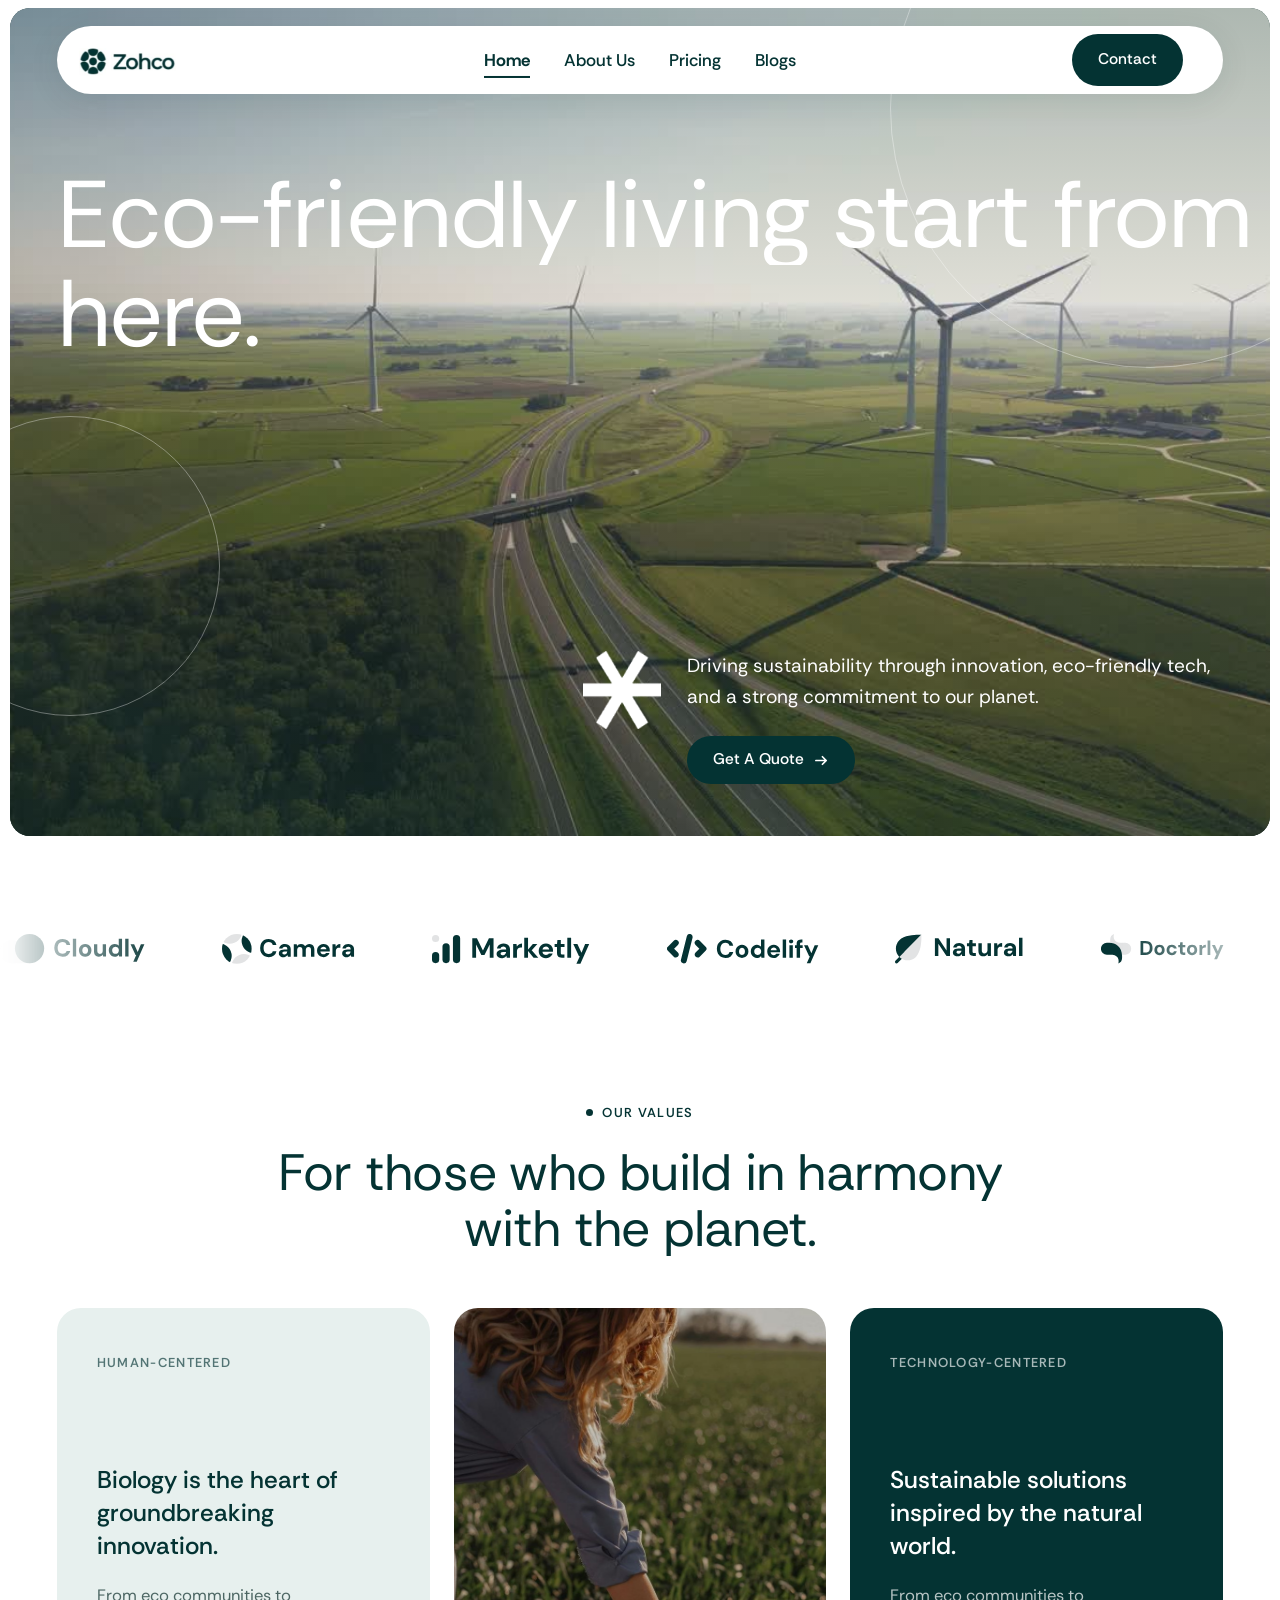
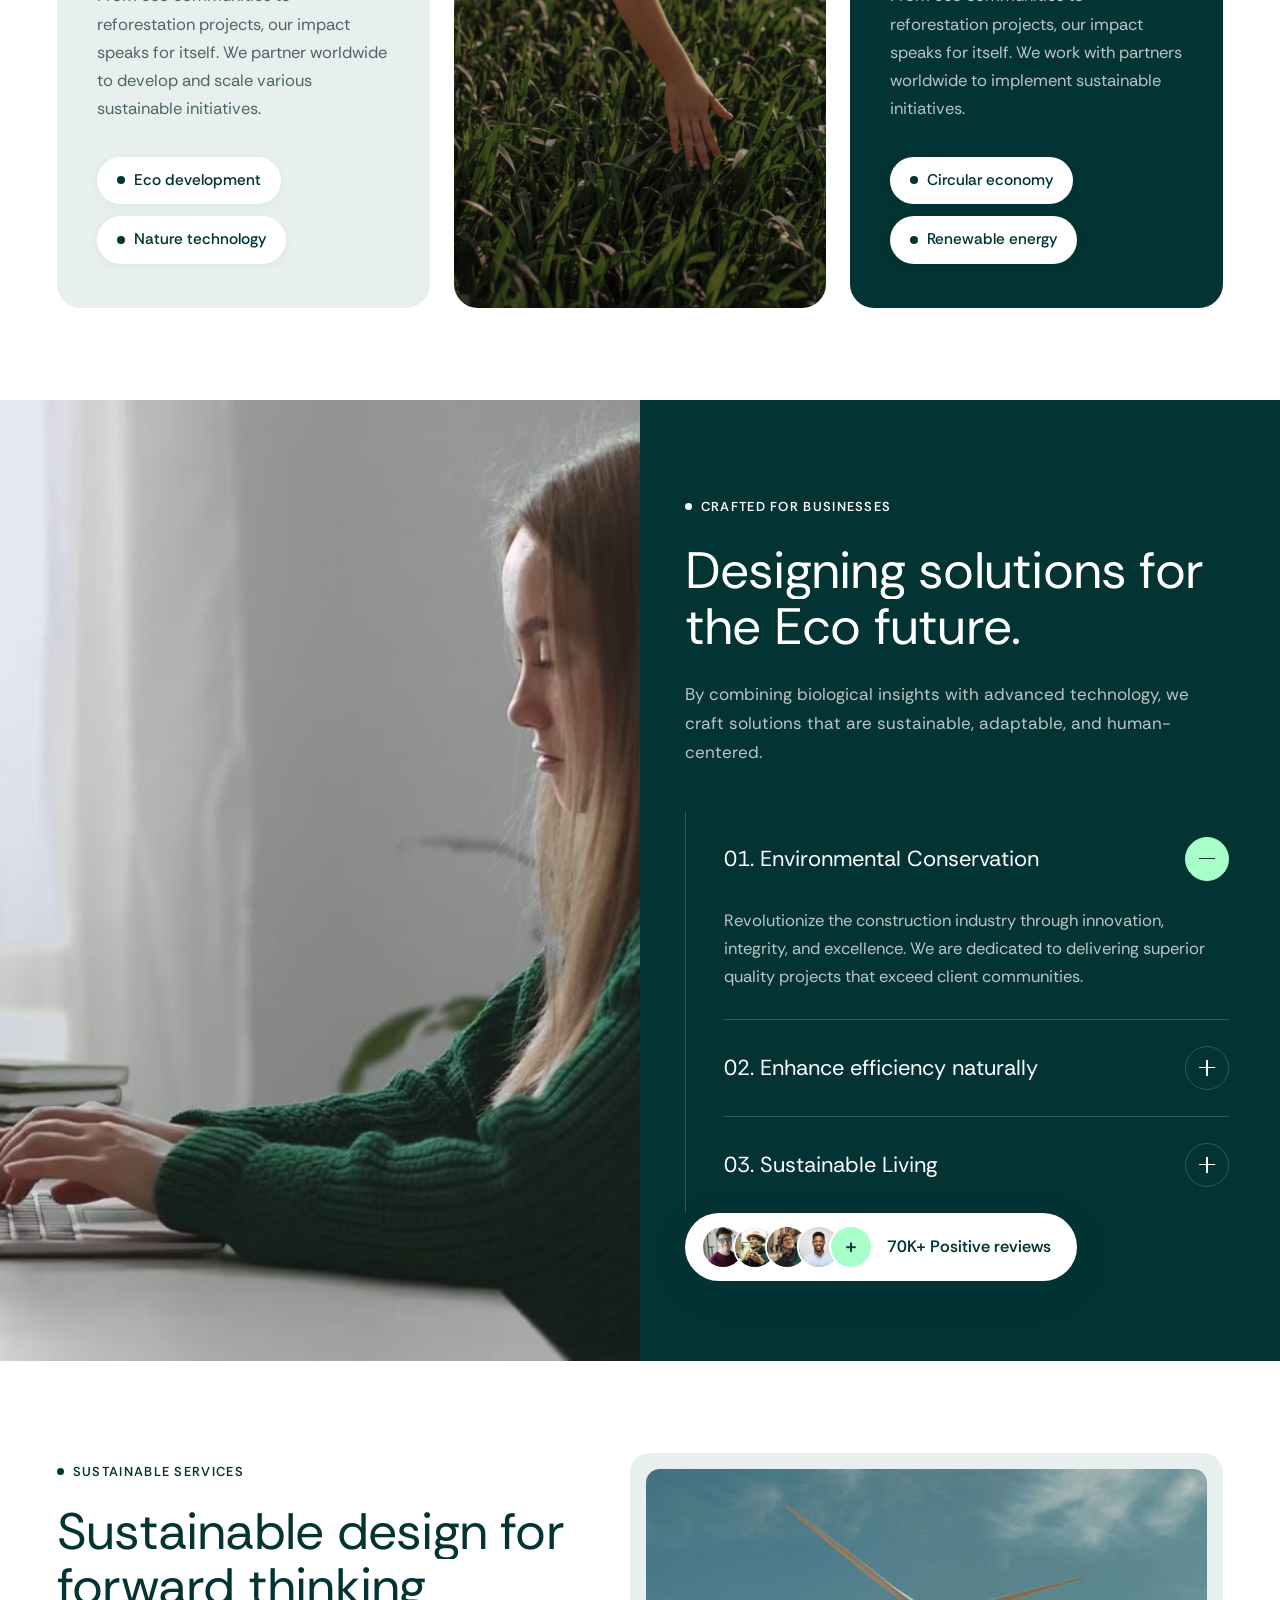
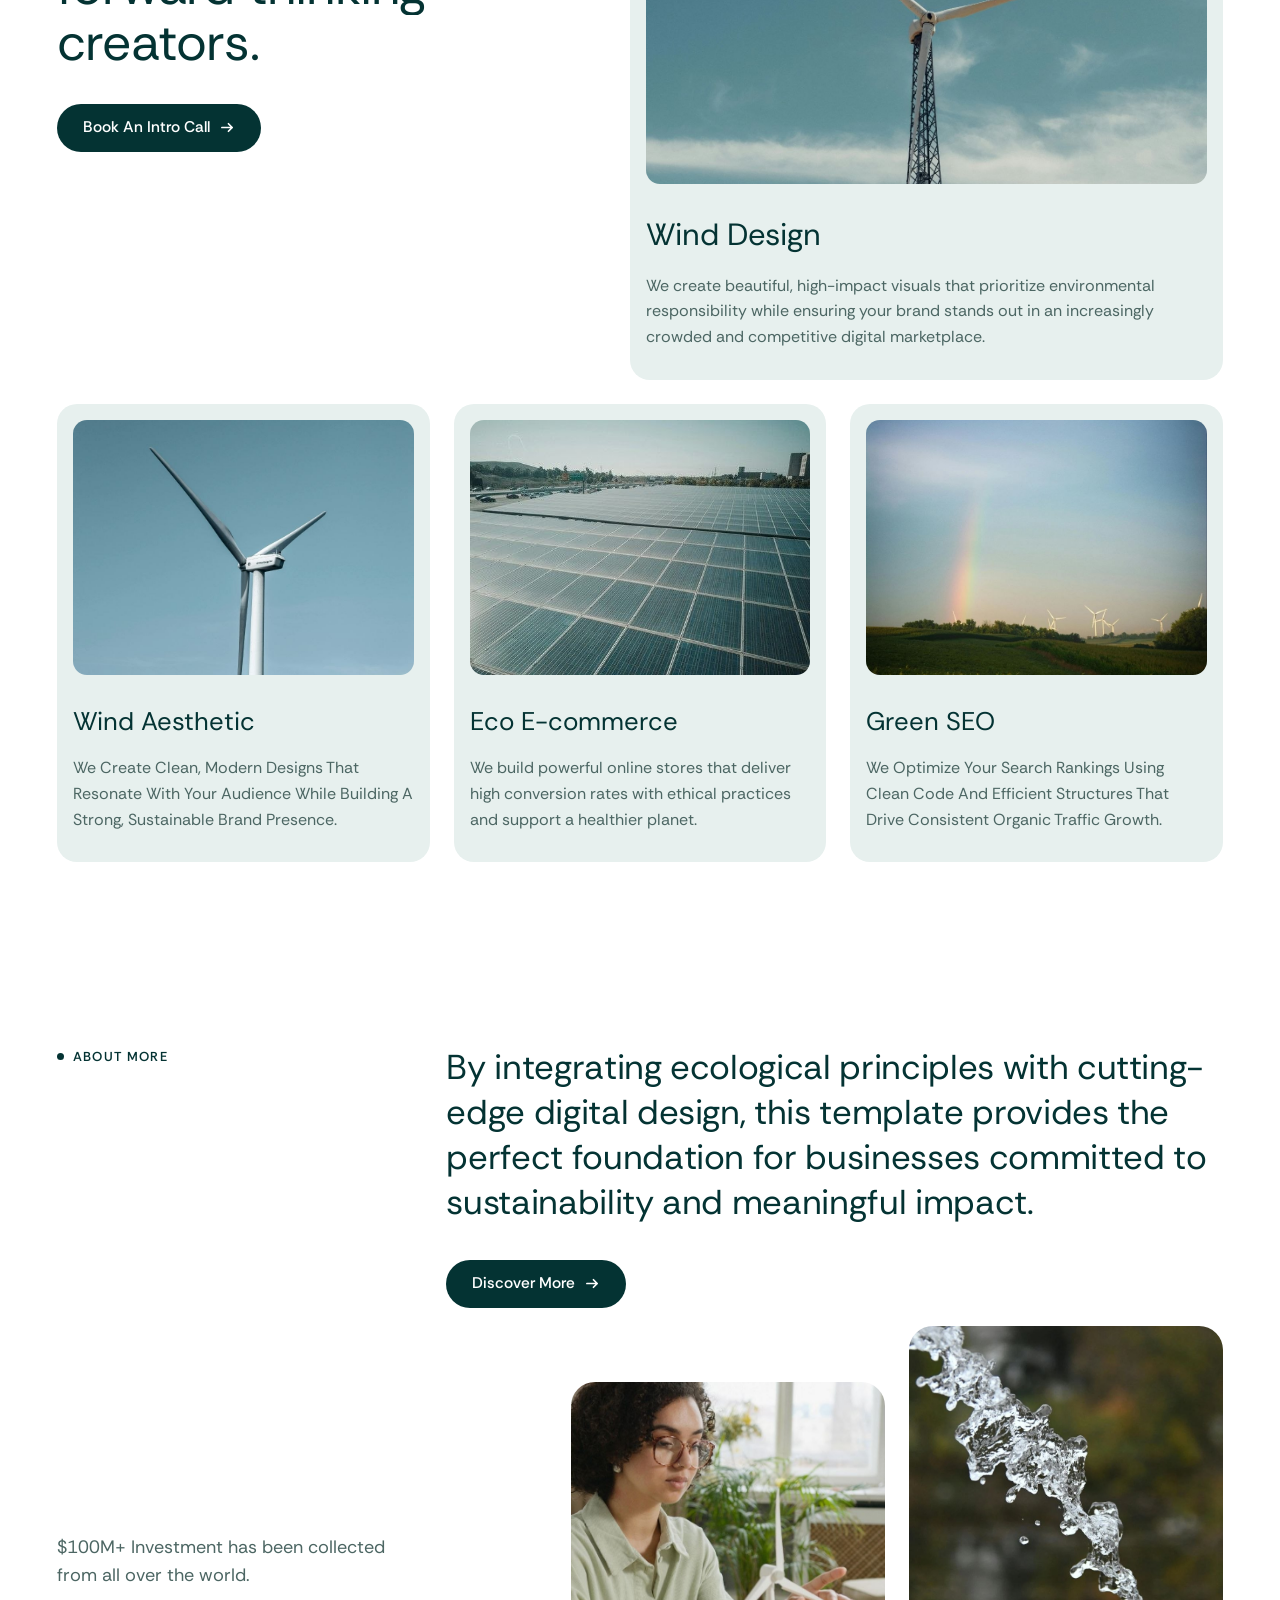
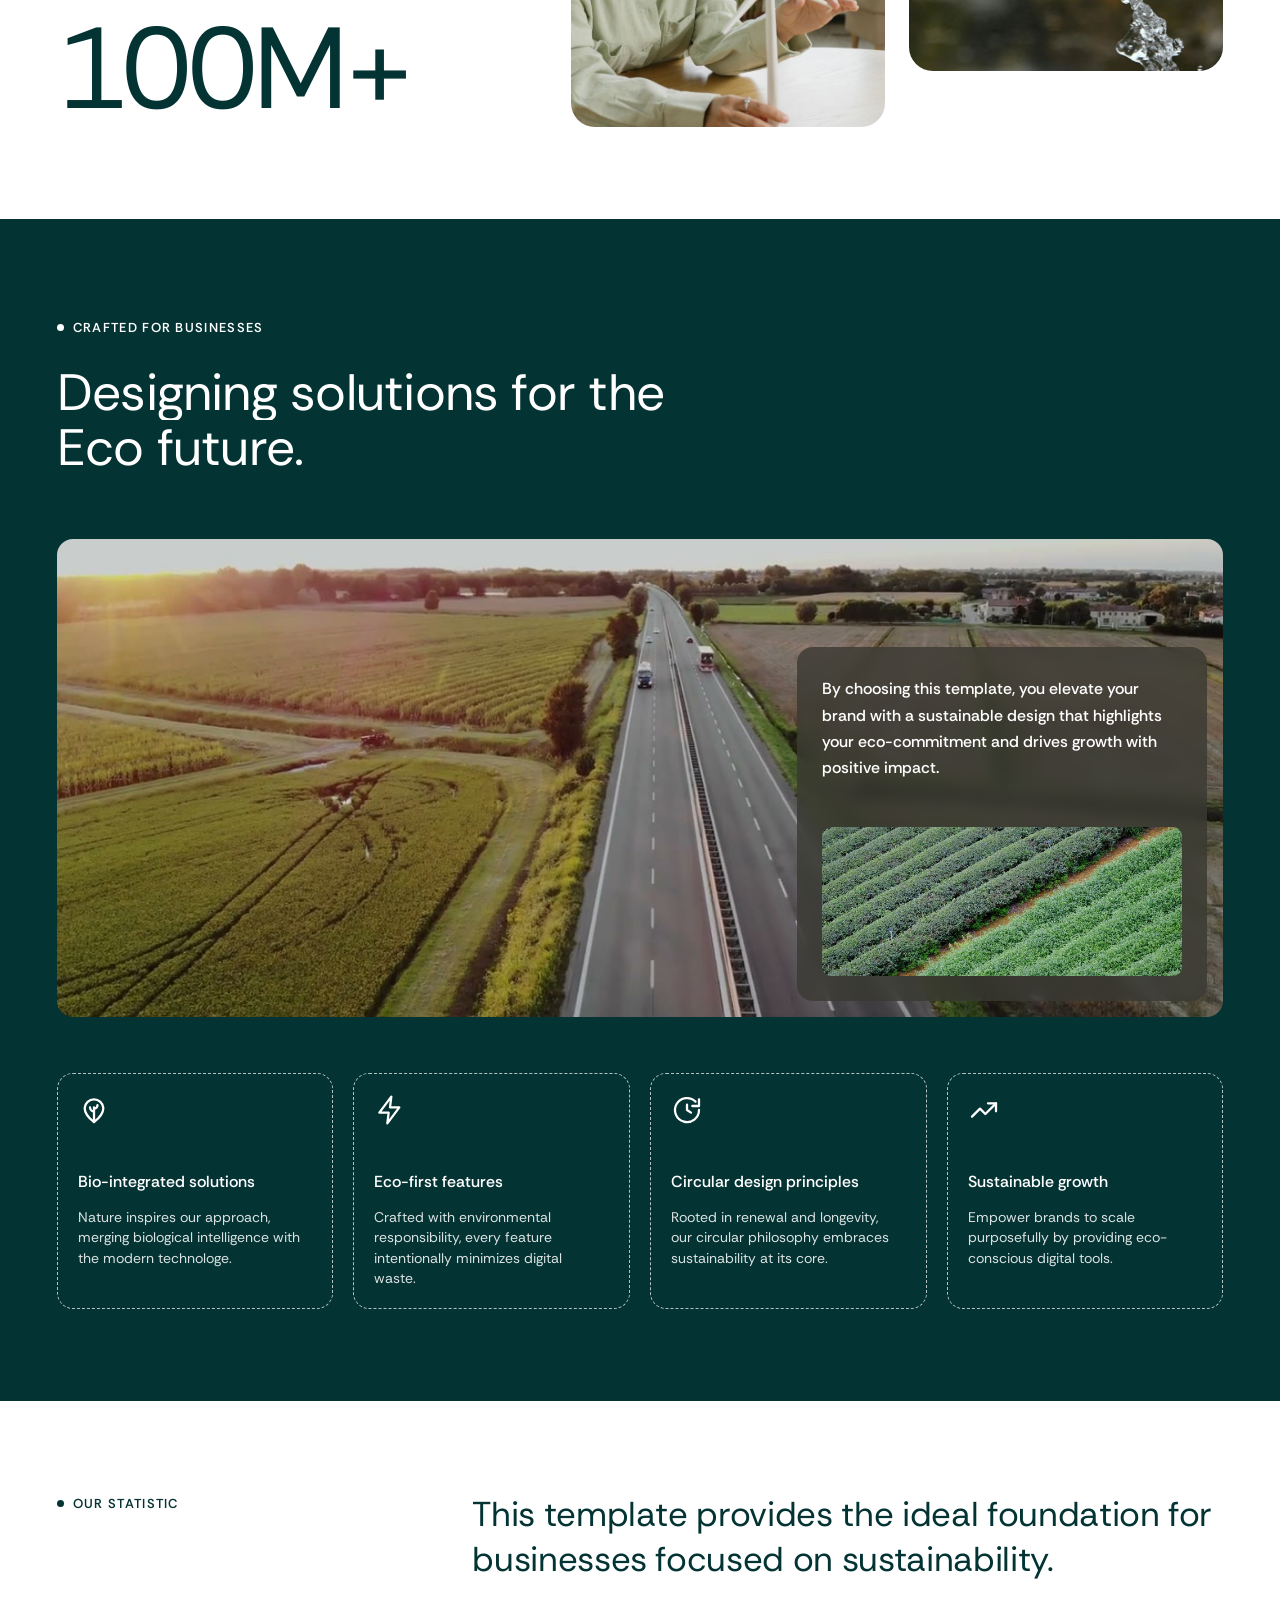
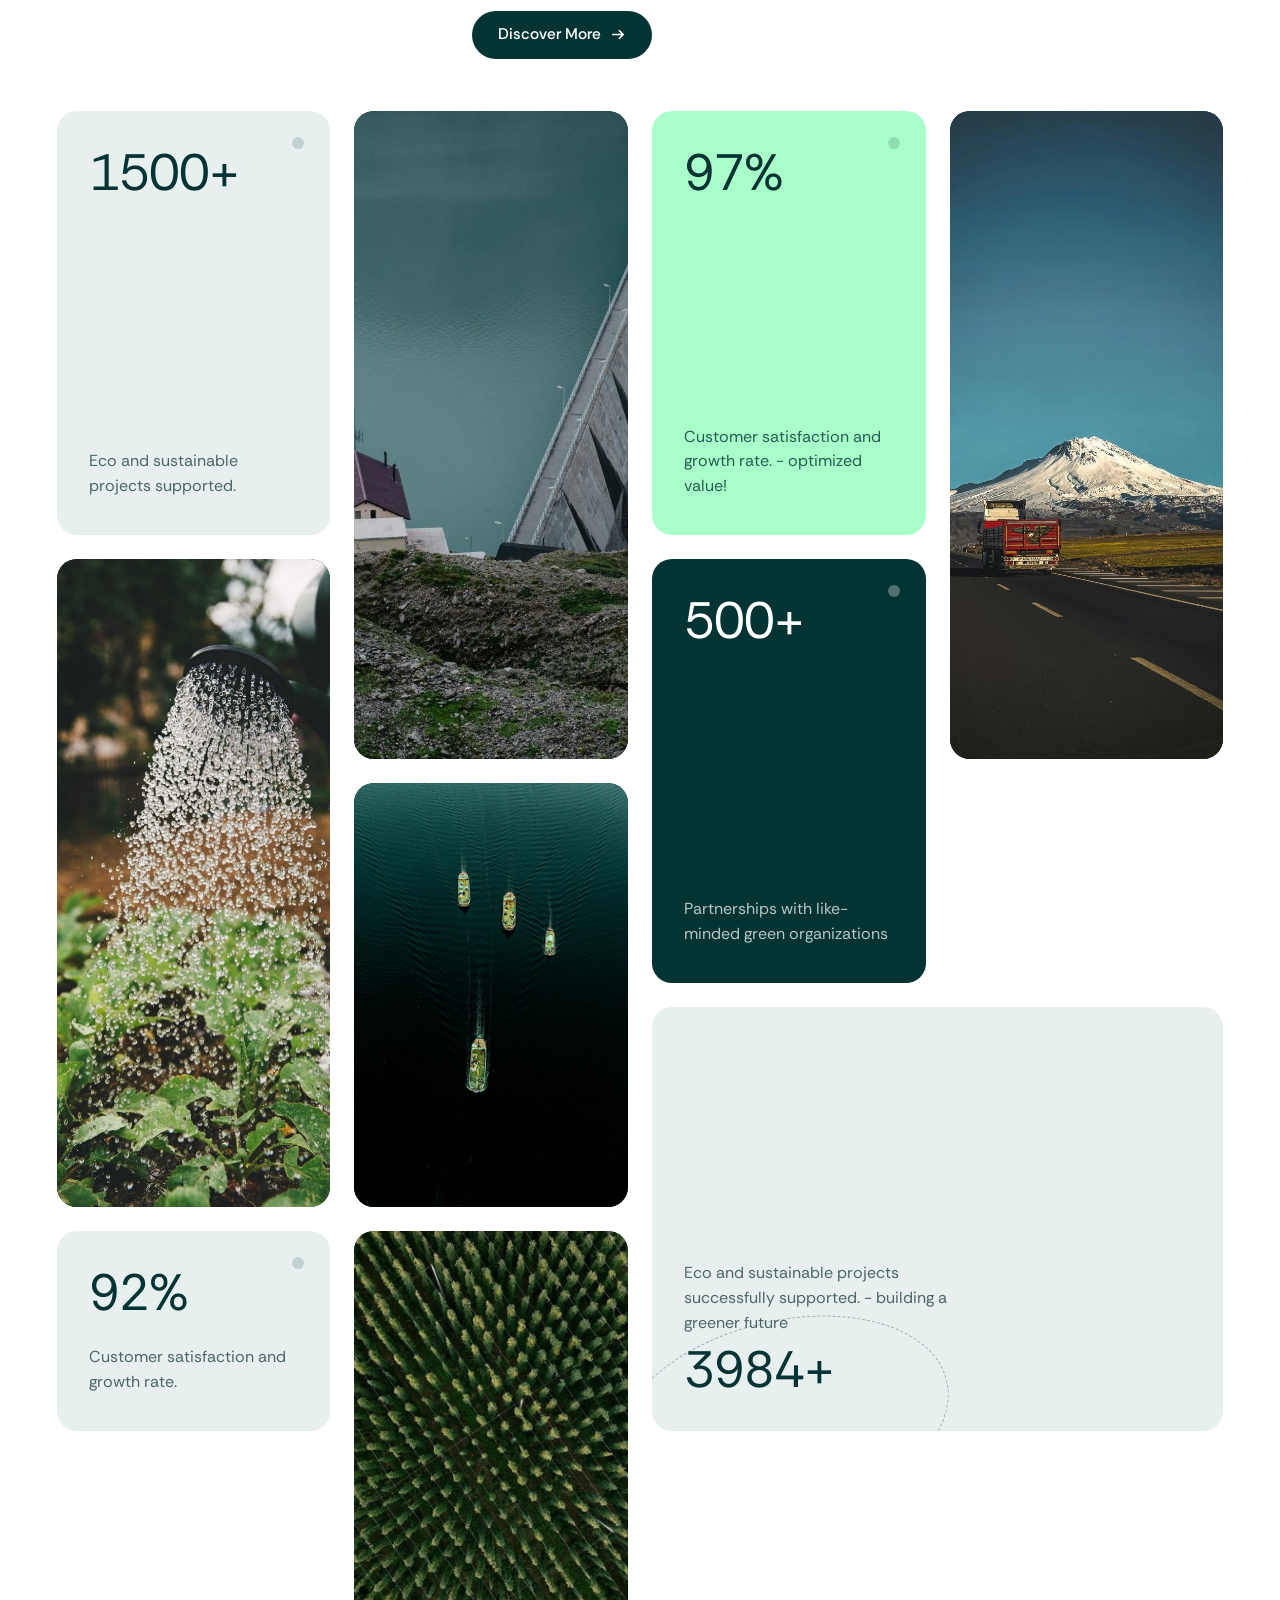
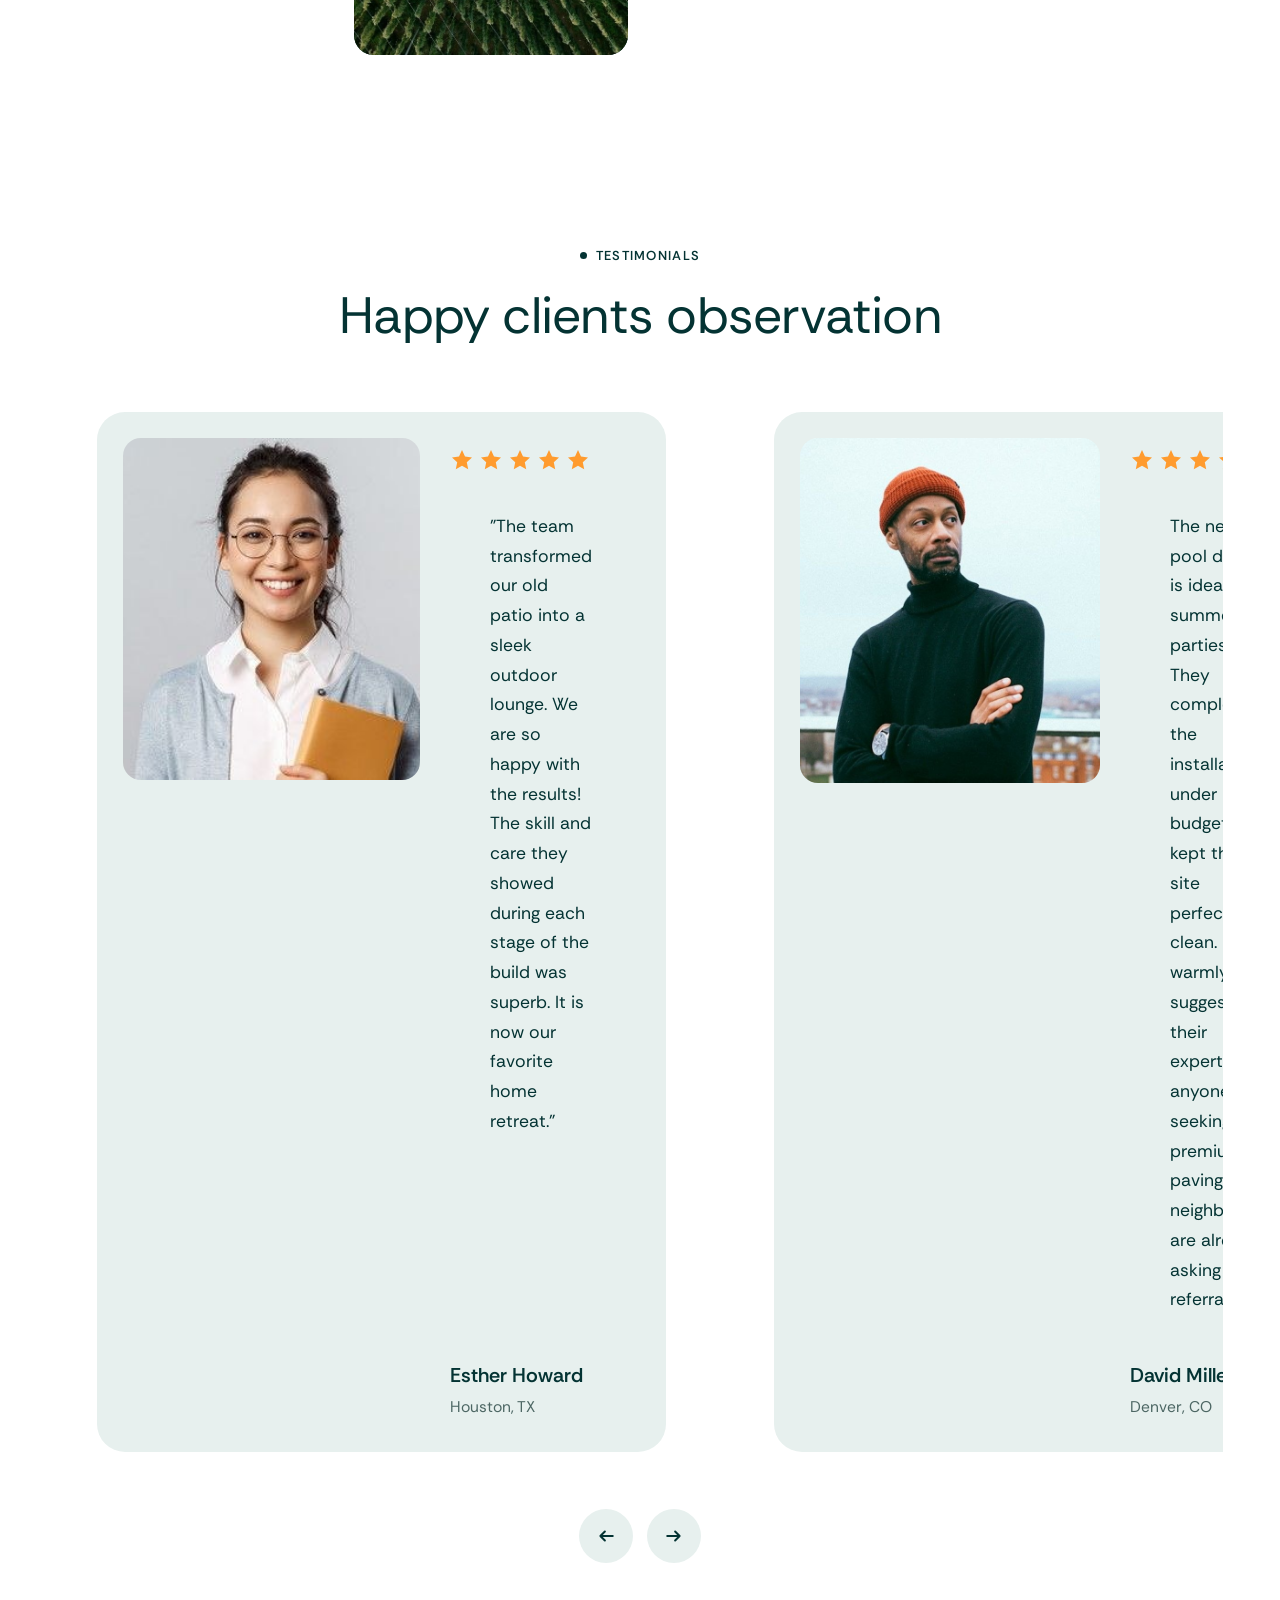
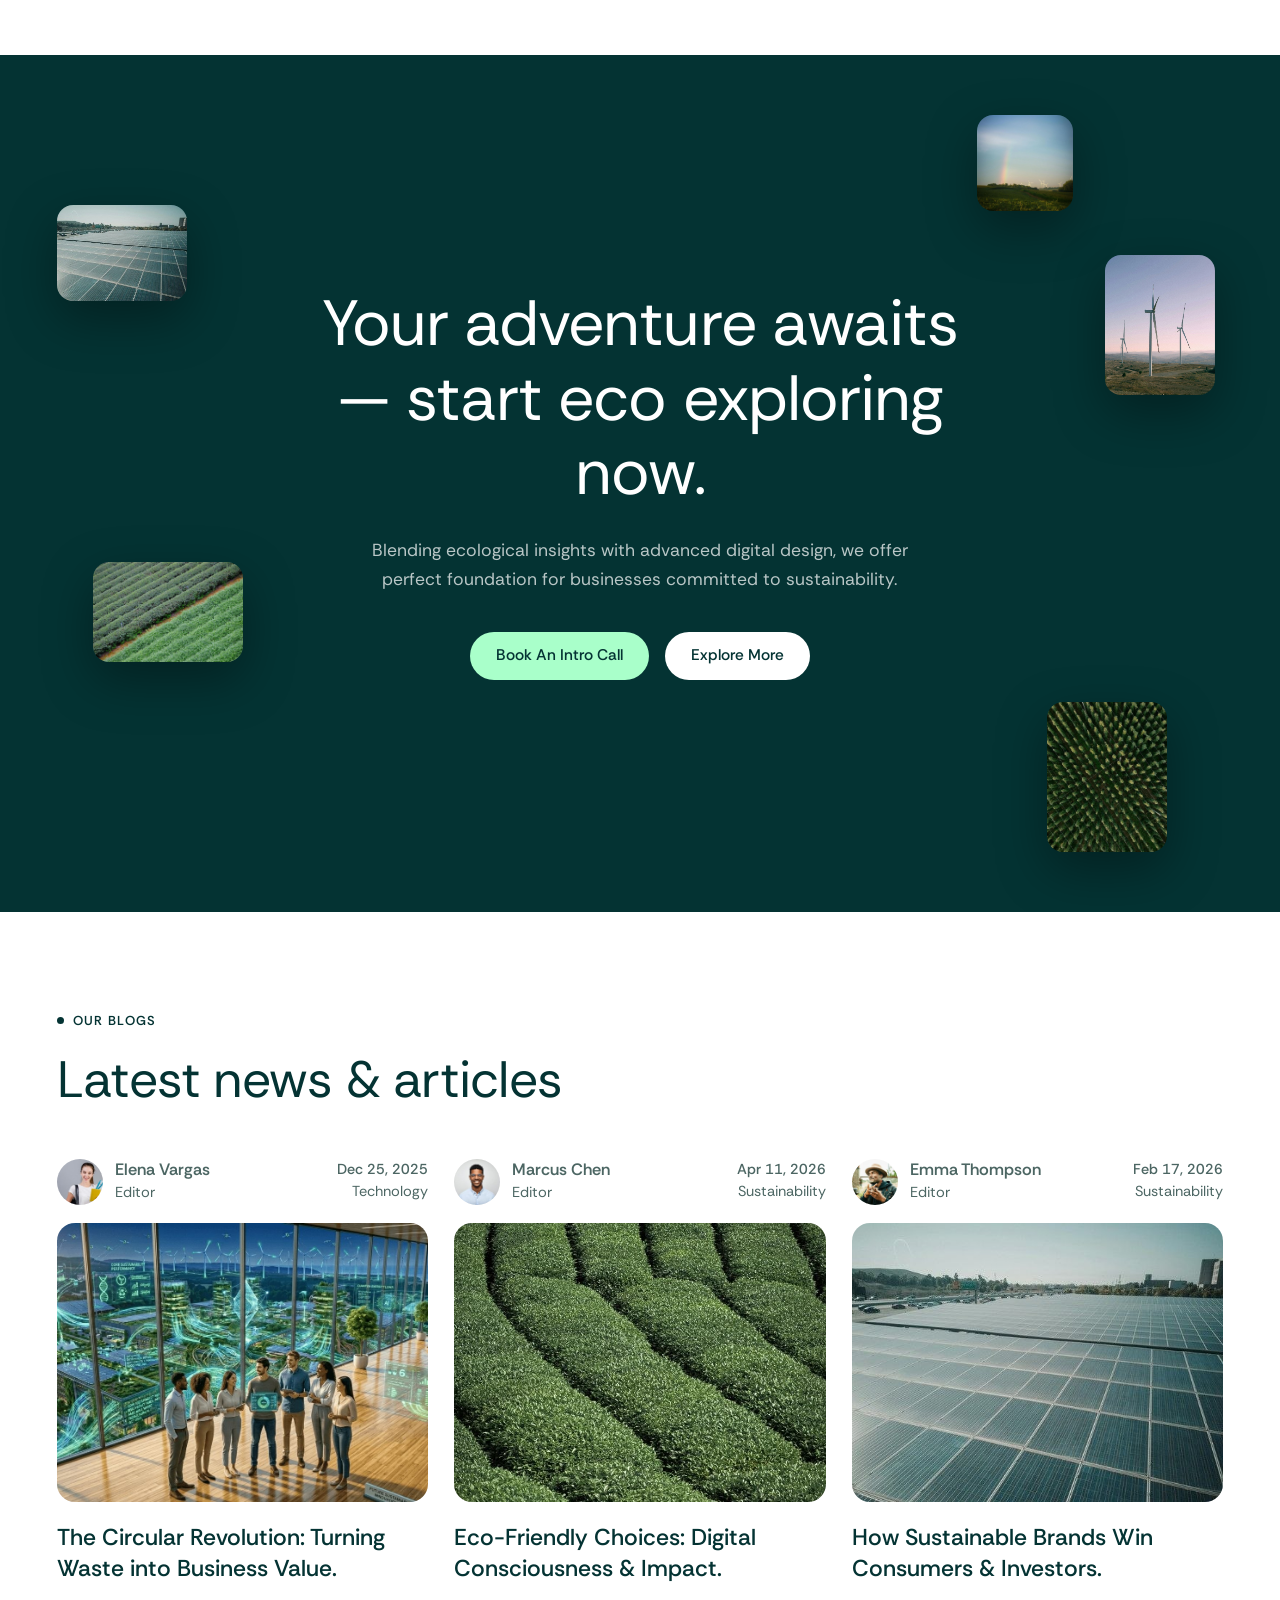
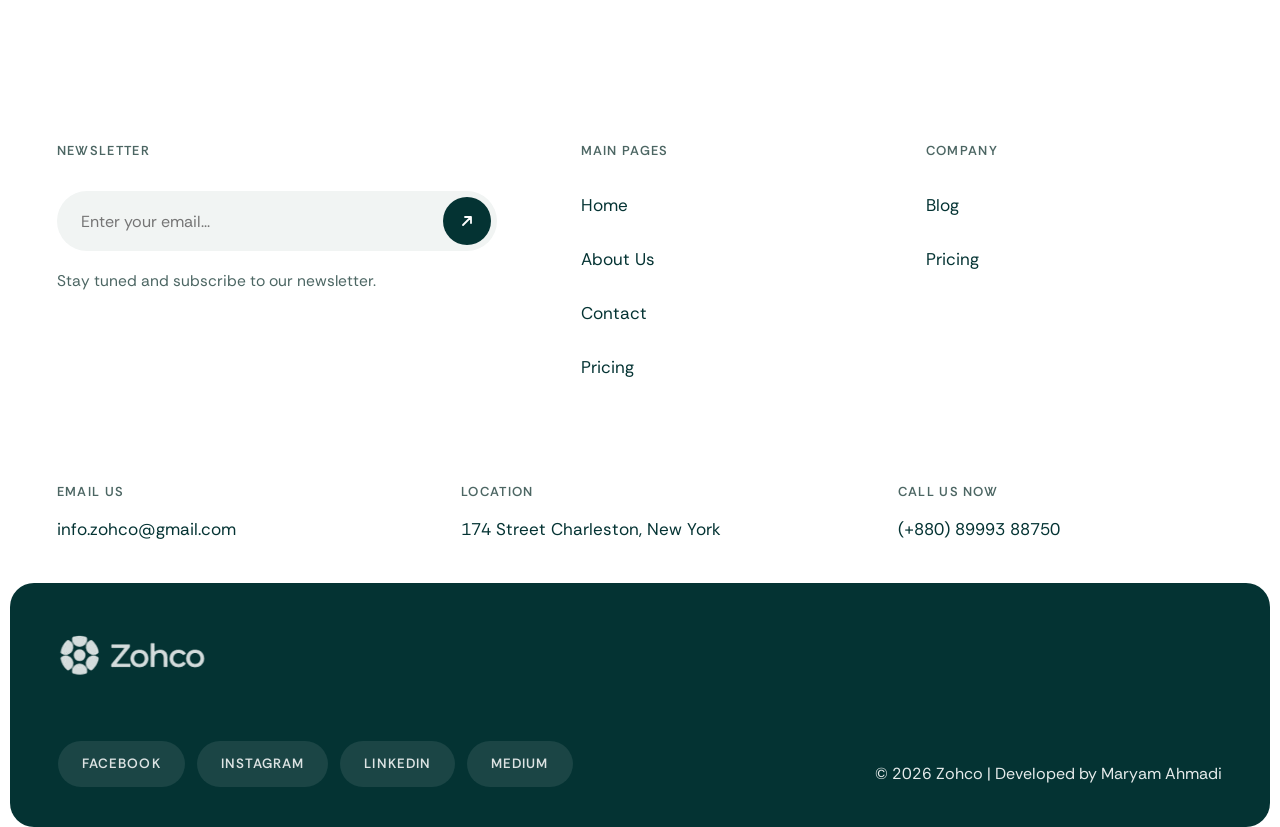
<file: index.html>
<!doctype html>
<html lang="en" class="no-js">
  <head>
    <meta charset="utf-8" />
    <meta name="viewport" content="width=device-width, initial-scale=1" />
    <title>Zohco - Framer Ecommerce Website Template</title>
    <meta
      name="description"
      content="Zohco — eco-friendly living starts here. Driving sustainability through innovation, eco-friendly tech, and a strong commitment to our planet." />
    <link rel="icon" href="favicon.png" />
    <link rel="preconnect" href="https://fonts.googleapis.com" />
    <link rel="preconnect" href="https://fonts.gstatic.com" crossorigin />
    <link
      rel="stylesheet"
      href="https://fonts.googleapis.com/css2?family=Rethink+Sans:ital,wght@0,400..800;1,400..800&display=swap" />
    <link rel="stylesheet" href="css/style.css" />
    <script>
      document.documentElement.classList.remove("no-js");
      document.documentElement.classList.add("js");
    </script>
  </head>
  <body>
    <!--#NAV_START-->
    <header class="nav" id="nav">
      <div class="nav-inner">
        <a href="index.html" class="logo" aria-label="Zohco home"
          ><img src="assets/img/logo-src.jpg" alt="Zohco"
        /></a>
        <nav class="nav-links" aria-label="Main">
          <a href="index.html" class="active">Home</a>
          <a href="about.html">About Us</a>
          <a href="pricing.html">Pricing</a>
          <a href="blog.html">Blogs</a>
        </nav>
        <div class="nav-cta">
          <a href="contact.html" class="btn btn-dark">Contact</a>
          <button
            class="burger"
            id="burger"
            aria-label="Open menu"
            aria-expanded="false">
            <span></span><span></span><span></span>
          </button>
        </div>
      </div>
    </header>
    <div class="mobile-menu" id="mobileMenu">
      <a class="m-link" href="index.html">Home</a>
      <a class="m-link" href="about.html">About Us</a>
      <a class="m-link" href="pricing.html">Pricing</a>
      <a class="m-link" href="blog.html">Blogs</a>
      <a class="m-link" href="contact.html">Contact</a>
      <div class="m-foot">info.zohco@gmail.com · (+880) 89993 88750</div>
    </div>
    <!--#NAV_END-->

    <main>
      <!-- ============ HERO ============ -->
      <section class="hero">
        <div class="hero-media">
          <video
            autoplay
            muted
            loop
            playsinline
            preload="metadata"
            poster="assets/img/hero-poster.jpg">
            <source src="assets/video/hero.mp4" type="video/mp4" />
          </video>
          <span class="h-circle c1"></span>
          <span class="h-circle c2"></span>
          <h1 class="h1 hero-h1 split">Eco-friendly living start from here.</h1>
          <div class="hero-bottom">
            <img class="hero-ast" src="assets/img/asterisk.png" alt="" />
            <div class="hero-mission">
              <p>
                Driving sustainability through innovation, eco-friendly tech,
                and a strong commitment to our planet.
              </p>
              <a href="contact.html" class="btn btn-dark"
                >Get a quote
                <svg
                  class="arw"
                  width="15"
                  height="15"
                  viewBox="0 0 16 16"
                  fill="none"
                  aria-hidden="true">
                  <path
                    d="M2 8h11M9 4l4 4-4 4"
                    stroke="currentColor"
                    stroke-width="1.8"
                    stroke-linecap="round"
                    stroke-linejoin="round" />
                </svg>
              </a>
            </div>
          </div>
        </div>
      </section>

      <!-- ============ BRANDS ============ -->
      <section class="brands" aria-label="Brands">
        <div class="brands-mask">
          <div class="brands-track">
            <img src="assets/img/brands/cloudly.svg" alt="Cloudly" />
            <img src="assets/img/brands/camera.svg" alt="Camera" />
            <img src="assets/img/brands/marketly.svg" alt="Marketly" />
            <img src="assets/img/brands/codelify.svg" alt="Codelify" />
            <img src="assets/img/brands/natural.svg" alt="Natural" />
            <img src="assets/img/brands/doctorly.svg" alt="Doctorly" />
            <img src="assets/img/brands/architect.svg" alt="Architect" />
            <img src="assets/img/brands/techlify.svg" alt="Techlify" />
          </div>
          <div class="brands-track" aria-hidden="true">
            <img src="assets/img/brands/cloudly.svg" alt="" />
            <img src="assets/img/brands/camera.svg" alt="" />
            <img src="assets/img/brands/marketly.svg" alt="" />
            <img src="assets/img/brands/codelify.svg" alt="" />
            <img src="assets/img/brands/natural.svg" alt="" />
            <img src="assets/img/brands/doctorly.svg" alt="" />
            <img src="assets/img/brands/architect.svg" alt="" />
            <img src="assets/img/brands/techlify.svg" alt="" />
          </div>
        </div>
      </section>

      <!-- ============ OUR VALUES ============ -->
      <section class="section values">
        <div class="container">
          <div class="section-head center">
            <span class="label" data-reveal="fade">Our Values</span>
            <h2 class="h2 split">
              For those who build in harmony with the planet.
            </h2>
          </div>

          <div class="values-grid">
            <article class="v-card light" data-reveal style="--d: 0.05s">
              <span class="v-tag">human-centered</span>
              <h3 class="h4">
                Biology is the heart of groundbreaking innovation.
              </h3>
              <p>
                From eco communities to reforestation projects, our impact
                speaks for itself. We partner worldwide to develop and scale
                various sustainable initiatives.
              </p>
              <div class="v-pills">
                <span>Eco development</span><span>Nature technology</span>
              </div>
            </article>

            <div class="v-photo" data-reveal style="--d: 0.15s">
              <img
                src="assets/img/hand-grass.jpg"
                alt="Hand brushing through tall grass" />
            </div>

            <article class="v-card dark" data-reveal style="--d: 0.25s">
              <span class="v-tag">Technology-centered</span>
              <h3 class="h4">
                Sustainable solutions inspired by the natural world.
              </h3>
              <p>
                From eco communities to reforestation projects, our impact
                speaks for itself. We work with partners worldwide to implement
                sustainable initiatives.
              </p>
              <div class="v-pills">
                <span>Circular economy</span><span>Renewable energy</span>
              </div>
            </article>
          </div>
        </div>
      </section>

      <!-- ============ OUR FEATURES (dark) ============ -->
      <section class="features on-dark">
        <div class="features-wrap">
          <div class="features-video" data-reveal="left">
            <video
              autoplay
              muted
              loop
              playsinline
              preload="metadata"
              poster="assets/img/features-poster.jpg">
              <source src="assets/video/features.mp4" type="video/mp4" />
            </video>
          </div>

          <div class="features-content">
            <span class="label" data-reveal="fade">crafted for businesses</span>
            <h2 class="h2 split">Designing solutions for the Eco future.</h2>
            <p class="features-desc" data-reveal>
              By combining biological insights with advanced technology, we
              craft solutions that are sustainable, adaptable, and
              human-centered.
            </p>

            <div class="acc" data-reveal style="--d: 0.1s">
              <div class="acc-item open">
                <button class="acc-head" type="button" aria-expanded="true">
                  01. Environmental Conservation
                  <span class="acc-icon" aria-hidden="true"></span>
                </button>
                <div class="acc-panel">
                  <div class="inner">
                    <p>
                      Revolutionize the construction industry through
                      innovation, integrity, and excellence. We are dedicated to
                      delivering superior quality projects that exceed client
                      communities.
                    </p>
                  </div>
                </div>
              </div>
              <div class="acc-item">
                <button class="acc-head" type="button" aria-expanded="false">
                  02. Enhance efficiency naturally
                  <span class="acc-icon" aria-hidden="true"></span>
                </button>
                <div class="acc-panel">
                  <div class="inner">
                    <p>
                      From eco communities to reforestation projects, our impact
                      speaks for itself. We partner worldwide to develop and
                      scale various sustainable initiatives.
                    </p>
                  </div>
                </div>
              </div>
              <div class="acc-item">
                <button class="acc-head" type="button" aria-expanded="false">
                  03. Sustainable Living
                  <span class="acc-icon" aria-hidden="true"></span>
                </button>
                <div class="acc-panel">
                  <div class="inner">
                    <p>
                      Nature inspires our approach, merging biological
                      intelligence with the modern technologe.
                    </p>
                  </div>
                </div>
              </div>
            </div>

            <div class="reviews" data-reveal style="--d: 0.15s">
              <span class="avs">
                <img src="assets/img/avatar-1.jpg" alt="" />
                <img src="assets/img/avatar-2.jpg" alt="" />
                <img src="assets/img/avatar-3.jpg" alt="" />
                <img src="assets/img/avatar-4.jpg" alt="" />
                <span class="more">+</span>
              </span>
              <b>70K+ Positive reviews</b>
            </div>
          </div>
        </div>
      </section>

      <!-- ============ SUSTAINABLE SERVICES ============ -->
      <section class="section services">
        <div class="container">
          <div class="svc-a">
            <div class="services-head">
              <span class="label" data-reveal="fade">Sustainable Services</span>
              <h2 class="h2 split">
                Sustainable design for forward thinking creators.
              </h2>
              <a
                href="contact.html"
                class="btn btn-dark"
                data-reveal
                style="--d: 0.1s"
                >Book an intro call
                <svg
                  class="arw"
                  width="15"
                  height="15"
                  viewBox="0 0 16 16"
                  fill="none"
                  aria-hidden="true">
                  <path
                    d="M2 8h11M9 4l4 4-4 4"
                    stroke="currentColor"
                    stroke-width="1.8"
                    stroke-linecap="round"
                    stroke-linejoin="round" />
                </svg>
              </a>
            </div>

            <article class="service-card" data-reveal style="--d: 0.15s">
              <div class="service-photo">
                <img src="assets/img/wind-aerial.jpg" alt="Wind design" />
              </div>
              <h3>Wind Design</h3>
              <p>
                We create beautiful, high-impact visuals that prioritize
                environmental responsibility while ensuring your brand stands
                out in an increasingly crowded and competitive digital
                marketplace.
              </p>
            </article>
          </div>

          <div class="svc-b">
            <article class="service-card" data-reveal style="--d: 0.05s">
              <div class="service-photo">
                <img src="assets/img/wind-turbine.jpg" alt="Wind aesthetic" />
              </div>
              <h3>Wind Aesthetic</h3>
              <p>
                We Create Clean, Modern Designs That Resonate With Your Audience
                While Building A Strong, Sustainable Brand Presence.
              </p>
            </article>

            <article class="service-card" data-reveal style="--d: 0.15s">
              <div class="service-photo">
                <img src="assets/img/solar-panels.jpg" alt="Eco e-commerce" />
              </div>
              <h3>Eco E-commerce</h3>
              <p>
                We build powerful online stores that deliver high conversion
                rates with ethical practices and support a healthier planet.
              </p>
            </article>

            <article class="service-card" data-reveal style="--d: 0.25s">
              <div class="service-photo">
                <img src="assets/img/rainbow-field.jpg" alt="Green SEO" />
              </div>
              <h3>Green SEO</h3>
              <p>
                We Optimize Your Search Rankings Using Clean Code And Efficient
                Structures That Drive Consistent Organic Traffic Growth.
              </p>
            </article>
          </div>
        </div>
      </section>

      <!-- ============ ABOUT MORE ============ -->
      <section class="section about-more">
        <div class="container">
          <div class="about-top">
            <span class="label" data-reveal="fade">About More</span>
            <div>
              <p class="h3" data-reveal>
                By integrating ecological principles with cutting-edge digital
                design, this template provides the perfect foundation for
                businesses committed to sustainability and meaningful impact.
              </p>
              <a
                href="about.html"
                class="btn btn-dark about-cta"
                data-reveal
                style="--d: 0.1s"
                >Discover more
                <svg
                  class="arw"
                  width="15"
                  height="15"
                  viewBox="0 0 16 16"
                  fill="none"
                  aria-hidden="true">
                  <path
                    d="M2 8h11M9 4l4 4-4 4"
                    stroke="currentColor"
                    stroke-width="1.8"
                    stroke-linecap="round"
                    stroke-linejoin="round" />
                </svg>
              </a>
            </div>
          </div>

          <div class="about-bottom">
            <div class="about-invest" data-reveal>
              <p>
                $100M+ Investment has been collected from all over the world.
              </p>
              <div class="huge">
                <span data-count="100">0</span><span>M+</span>
              </div>
            </div>
            <div class="about-photos">
              <div class="ph" data-reveal>
                <img
                  src="assets/img/about-desk.jpg"
                  alt="Eco researcher at work" />
              </div>
              <div class="ph" data-reveal style="--d: 0.12s">
                <img src="assets/img/about-water.jpg" alt="Water splash" />
              </div>
            </div>
          </div>
        </div>
      </section>

      <!-- ============ BUSINESS SECTION ============ -->
      <section class="section business on-dark">
        <div class="container">
          <div class="section-head">
            <span class="label" data-reveal="fade">crafted for businesses</span>
            <h2 class="h2 split">Designing solutions for the Eco future.</h2>
          </div>

          <div class="biz-stage" data-reveal="scale">
            <video
              autoplay
              muted
              loop
              playsinline
              preload="metadata"
              poster="assets/img/business-poster.jpg">
              <source src="assets/video/business.mp4" type="video/mp4" />
            </video>
            <div class="biz-glass">
              <h4>
                By choosing this template, you elevate your brand with a
                sustainable design that highlights your eco-commitment and
                drives growth with positive impact.
              </h4>
              <img
                class="biz-thumb"
                src="assets/img/field-rows.jpg"
                alt="Green fields" />
            </div>
          </div>

          <div class="feat-cards">
            <article class="feat-card" data-reveal style="--d: 0.05s">
              <span class="fc-ic"
                ><svg
                  width="26"
                  height="26"
                  viewBox="0 0 24 24"
                  fill="none"
                  stroke="#043333"
                  stroke-width="1.7"
                  stroke-linecap="round"
                  stroke-linejoin="round">
                  <path
                    d="M12 21c-4-3-7-6.5-7-10.5A7 7 0 0 1 12 4a7 7 0 0 1 7 6.5c0 4-3 7.5-7 10.5Z" />
                  <path
                    d="M12 10v11M12 13c-1.6 0-3-1.4-3-3M12 11c1.4 0 2.6-1.2 2.6-2.6" /></svg
              ></span>
              <h4>Bio-integrated solutions</h4>
              <p>
                Nature inspires our approach, merging biological intelligence
                with the modern technologe.
              </p>
            </article>
            <article class="feat-card" data-reveal style="--d: 0.12s">
              <span class="fc-ic"
                ><svg
                  width="26"
                  height="26"
                  viewBox="0 0 24 24"
                  fill="none"
                  stroke="#043333"
                  stroke-width="1.7"
                  stroke-linecap="round"
                  stroke-linejoin="round">
                  <path d="M13 2 4 14h7l-1 8 9-12h-7l1-8Z" /></svg
              ></span>
              <h4>Eco-first features</h4>
              <p>
                Crafted with environmental responsibility, every feature
                intentionally minimizes digital waste.
              </p>
            </article>
            <article class="feat-card" data-reveal style="--d: 0.19s">
              <span class="fc-ic"
                ><svg
                  width="26"
                  height="26"
                  viewBox="0 0 24 24"
                  fill="none"
                  stroke="#043333"
                  stroke-width="1.7"
                  stroke-linecap="round"
                  stroke-linejoin="round">
                  <path d="M21 12a9 9 0 1 1-2.6-6.3" />
                  <path d="M21 4v5h-5" />
                  <path d="M12 8v4l3 2" /></svg
              ></span>
              <h4>Circular design principles</h4>
              <p>
                Rooted in renewal and longevity, our circular philosophy
                embraces sustainability at its core.
              </p>
            </article>
            <article class="feat-card" data-reveal style="--d: 0.26s">
              <span class="fc-ic"
                ><svg
                  width="26"
                  height="26"
                  viewBox="0 0 24 24"
                  fill="none"
                  stroke="#043333"
                  stroke-width="1.7"
                  stroke-linecap="round"
                  stroke-linejoin="round">
                  <path d="M3 17 9 11l4 4 8-8" />
                  <path d="M15 7h6v6" /></svg
              ></span>
              <h4>Sustainable growth</h4>
              <p>
                Empower brands to scale purposefully by providing eco-conscious
                digital tools.
              </p>
            </article>
          </div>
        </div>
      </section>

      <!-- ============ OUR STATISTICS ============ -->
      <section class="section stats">
        <div class="container">
          <div class="stats-head">
            <span class="label" data-reveal="fade">Our Statistic</span>
            <div>
              <h3 class="h3 split">
                This template provides the ideal foundation for businesses
                focused on sustainability.
              </h3>
              <a
                href="about.html"
                class="btn btn-dark"
                data-reveal
                style="--d: 0.1s; margin-top: 28px"
                >Discover more
                <svg
                  class="arw"
                  width="15"
                  height="15"
                  viewBox="0 0 16 16"
                  fill="none"
                  aria-hidden="true">
                  <path
                    d="M2 8h11M9 4l4 4-4 4"
                    stroke="currentColor"
                    stroke-width="1.8"
                    stroke-linecap="round"
                    stroke-linejoin="round" />
                </svg>
              </a>
            </div>
          </div>

          <div class="stats-grid">
            <div class="stat-card sr1" data-reveal>
              <span class="dot"></span>
              <span class="n"><span data-count="1500">0</span>+</span>
              <span class="d">Eco and sustainable projects supported.</span>
            </div>
            <div class="stat-card photo sr2" data-reveal style="--d: 0.08s">
              <img src="assets/img/stat-tower.jpg" alt="" />
            </div>
            <div class="stat-card mint sr1" data-reveal style="--d: 0.16s">
              <span class="dot"></span>
              <span class="n"><span data-count="97">0</span>%</span>
              <span class="d"
                >Customer satisfaction and growth rate. - optimized value!</span
              >
            </div>
            <div class="stat-card photo sr2" data-reveal style="--d: 0.24s">
              <img src="assets/img/stat-truck.jpg" alt="" />
            </div>

            <div class="stat-card photo sr2" data-reveal>
              <img src="assets/img/stat-sprinkler.jpg" alt="" />
            </div>
            <div class="stat-card dark sr1" data-reveal style="--d: 0.08s">
              <span class="dot"></span>
              <span class="n"><span data-count="500">0</span>+</span>
              <span class="d"
                >Partnerships with like-minded green organizations</span
              >
            </div>
            <div class="stat-card photo sr1" data-reveal style="--d: 0.16s">
              <img src="assets/img/stat-boats.jpg" alt="" />
            </div>

            <div class="stat-card arc swide sr1" data-reveal>
              <span class="d"
                >Eco and sustainable projects successfully supported. - building
                a greener future</span
              >
              <span class="n"><span data-count="3984">0</span>+</span>
            </div>
            <div class="stat-card" data-reveal style="--d: 0.08s">
              <span class="dot"></span>
              <span class="n"><span data-count="92">0</span>%</span>
              <span class="d">Customer satisfaction and growth rate.</span>
            </div>
            <div class="stat-card photo sr1" data-reveal style="--d: 0.16s">
              <img src="assets/img/forest-dark.jpg" alt="" />
            </div>
          </div>
        </div>
      </section>

      <!-- ============ TESTIMONIALS ============ -->
      <section class="section testimonials">
        <div class="container">
          <div class="section-head center">
            <span class="label" data-reveal="fade">Testimonials</span>
            <h2 class="h2 split">Happy clients observation</h2>
          </div>

          <div class="tst" data-slider>
            <div class="tst-viewport">
              <div class="tst-track">
                <figure class="tst-card">
                  <div class="tst-photo">
                    <img src="assets/img/person-2.jpg" alt="Esther Howard" />
                  </div>
                  <div class="tst-body">
                    <div class="stars" aria-label="5 stars">
                      <svg viewBox="0 0 24 24">
                        <path
                          d="m12 2 3 6.6 7 .8-5.2 4.8 1.4 7L12 17.8 5.8 21.2l1.4-7L2 9.4l7-.8Z" /></svg
                      ><svg viewBox="0 0 24 24">
                        <path
                          d="m12 2 3 6.6 7 .8-5.2 4.8 1.4 7L12 17.8 5.8 21.2l1.4-7L2 9.4l7-.8Z" /></svg
                      ><svg viewBox="0 0 24 24">
                        <path
                          d="m12 2 3 6.6 7 .8-5.2 4.8 1.4 7L12 17.8 5.8 21.2l1.4-7L2 9.4l7-.8Z" /></svg
                      ><svg viewBox="0 0 24 24">
                        <path
                          d="m12 2 3 6.6 7 .8-5.2 4.8 1.4 7L12 17.8 5.8 21.2l1.4-7L2 9.4l7-.8Z" /></svg
                      ><svg viewBox="0 0 24 24">
                        <path
                          d="m12 2 3 6.6 7 .8-5.2 4.8 1.4 7L12 17.8 5.8 21.2l1.4-7L2 9.4l7-.8Z" />
                      </svg>
                    </div>
                    <blockquote class="tst-q">
                      "The team transformed our old patio into a sleek outdoor
                      lounge. We are so happy with the results! The skill and
                      care they showed during each stage of the build was
                      superb. It is now our favorite home retreat."
                    </blockquote>
                    <figcaption class="tst-who">
                      <b>Esther Howard</b><span>Houston, TX</span>
                    </figcaption>
                  </div>
                </figure>

                <figure class="tst-card">
                  <div class="tst-photo">
                    <img src="assets/img/person-5.jpg" alt="David Miller" />
                  </div>
                  <div class="tst-body">
                    <div class="stars" aria-label="5 stars">
                      <svg viewBox="0 0 24 24">
                        <path
                          d="m12 2 3 6.6 7 .8-5.2 4.8 1.4 7L12 17.8 5.8 21.2l1.4-7L2 9.4l7-.8Z" /></svg
                      ><svg viewBox="0 0 24 24">
                        <path
                          d="m12 2 3 6.6 7 .8-5.2 4.8 1.4 7L12 17.8 5.8 21.2l1.4-7L2 9.4l7-.8Z" /></svg
                      ><svg viewBox="0 0 24 24">
                        <path
                          d="m12 2 3 6.6 7 .8-5.2 4.8 1.4 7L12 17.8 5.8 21.2l1.4-7L2 9.4l7-.8Z" /></svg
                      ><svg viewBox="0 0 24 24">
                        <path
                          d="m12 2 3 6.6 7 .8-5.2 4.8 1.4 7L12 17.8 5.8 21.2l1.4-7L2 9.4l7-.8Z" /></svg
                      ><svg viewBox="0 0 24 24">
                        <path
                          d="m12 2 3 6.6 7 .8-5.2 4.8 1.4 7L12 17.8 5.8 21.2l1.4-7L2 9.4l7-.8Z" />
                      </svg>
                    </div>
                    <blockquote class="tst-q">
                      The new pool deck is ideal for summer parties. They
                      completed the installation under budget and kept the site
                      perfectly clean. I warmly suggest their experts to anyone
                      seeking premium paving. Our neighbors are already asking
                      for a referral.
                    </blockquote>
                    <figcaption class="tst-who">
                      <b>David Miller</b><span>Denver, CO</span>
                    </figcaption>
                  </div>
                </figure>

                <figure class="tst-card">
                  <div class="tst-photo">
                    <img src="assets/img/person-6.jpg" alt="Jenkins Torret" />
                  </div>
                  <div class="tst-body">
                    <div class="stars" aria-label="5 stars">
                      <svg viewBox="0 0 24 24">
                        <path
                          d="m12 2 3 6.6 7 .8-5.2 4.8 1.4 7L12 17.8 5.8 21.2l1.4-7L2 9.4l7-.8Z" /></svg
                      ><svg viewBox="0 0 24 24">
                        <path
                          d="m12 2 3 6.6 7 .8-5.2 4.8 1.4 7L12 17.8 5.8 21.2l1.4-7L2 9.4l7-.8Z" /></svg
                      ><svg viewBox="0 0 24 24">
                        <path
                          d="m12 2 3 6.6 7 .8-5.2 4.8 1.4 7L12 17.8 5.8 21.2l1.4-7L2 9.4l7-.8Z" /></svg
                      ><svg viewBox="0 0 24 24">
                        <path
                          d="m12 2 3 6.6 7 .8-5.2 4.8 1.4 7L12 17.8 5.8 21.2l1.4-7L2 9.4l7-.8Z" /></svg
                      ><svg viewBox="0 0 24 24">
                        <path
                          d="m12 2 3 6.6 7 .8-5.2 4.8 1.4 7L12 17.8 5.8 21.2l1.4-7L2 9.4l7-.8Z" />
                      </svg>
                    </div>
                    <blockquote class="tst-q">
                      "I finally have peace of mind regarding my garden care.
                      This team is reliable, fast, and extremely meticulous with
                      their monthly upkeep. It is a total joy working with a
                      business that actually prioritizes excellence. They make
                      keeping lawns green."
                    </blockquote>
                    <figcaption class="tst-who">
                      <b>Jenkins Torret</b><span>Phoenix, AZ</span>
                    </figcaption>
                  </div>
                </figure>

                <figure class="tst-card">
                  <div class="tst-photo">
                    <img src="assets/img/person-3.jpg" alt="Marcus Thorne" />
                  </div>
                  <div class="tst-body">
                    <div class="stars" aria-label="5 stars">
                      <svg viewBox="0 0 24 24">
                        <path
                          d="m12 2 3 6.6 7 .8-5.2 4.8 1.4 7L12 17.8 5.8 21.2l1.4-7L2 9.4l7-.8Z" /></svg
                      ><svg viewBox="0 0 24 24">
                        <path
                          d="m12 2 3 6.6 7 .8-5.2 4.8 1.4 7L12 17.8 5.8 21.2l1.4-7L2 9.4l7-.8Z" /></svg
                      ><svg viewBox="0 0 24 24">
                        <path
                          d="m12 2 3 6.6 7 .8-5.2 4.8 1.4 7L12 17.8 5.8 21.2l1.4-7L2 9.4l7-.8Z" /></svg
                      ><svg viewBox="0 0 24 24">
                        <path
                          d="m12 2 3 6.6 7 .8-5.2 4.8 1.4 7L12 17.8 5.8 21.2l1.4-7L2 9.4l7-.8Z" /></svg
                      ><svg viewBox="0 0 24 24">
                        <path
                          d="m12 2 3 6.6 7 .8-5.2 4.8 1.4 7L12 17.8 5.8 21.2l1.4-7L2 9.4l7-.8Z" />
                      </svg>
                    </div>
                    <blockquote class="tst-q">
                      "The crew converted our boring patio into a stylish
                      outdoor lounge. We are so thrilled with the outcome! The
                      craftsmanship and dedication they showed during every
                      phase of the build was impressive. It is now our ultimate
                      favorite daily home space."
                    </blockquote>
                    <figcaption class="tst-who">
                      <b>Marcus Thorne</b><span>Austin, TX</span>
                    </figcaption>
                  </div>
                </figure>
              </div>
            </div>
            <div class="tst-ctrl">
              <button
                class="tst-btn"
                type="button"
                data-prev
                aria-label="Previous">
                <svg width="18" height="18" viewBox="0 0 16 16" fill="none">
                  <path
                    d="M14 8H3M7 4 3 8l4 4"
                    stroke="currentColor"
                    stroke-width="1.8"
                    stroke-linecap="round"
                    stroke-linejoin="round" />
                </svg>
              </button>
              <button class="tst-btn" type="button" data-next aria-label="Next">
                <svg width="18" height="18" viewBox="0 0 16 16" fill="none">
                  <path
                    d="M2 8h11M9 4l4 4-4 4"
                    stroke="currentColor"
                    stroke-width="1.8"
                    stroke-linecap="round"
                    stroke-linejoin="round" />
                </svg>
              </button>
            </div>
          </div>
        </div>
      </section>

      <!--#CTA_START-->
      <section class="cta on-dark">
        <div class="container">
          <span class="cta-img i1" data-reveal="fade"
            ><img src="assets/img/solar-panels.jpg" alt=""
          /></span>
          <span class="cta-img i2" data-reveal="fade"
            ><img src="assets/img/wind-dusk.jpg" alt=""
          /></span>
          <span class="cta-img i3" data-reveal="fade"
            ><img src="assets/img/field-rows.jpg" alt=""
          /></span>
          <span class="cta-img i4" data-reveal="fade"
            ><img src="assets/img/forest-dark.jpg" alt=""
          /></span>
          <span class="cta-img i5" data-reveal="fade"
            ><img src="assets/img/rainbow-field.jpg" alt=""
          /></span>
          <div class="cta-inner">
            <h2 class="h2 split">
              Your adventure awaits — start eco exploring now.
            </h2>
            <p data-reveal>
              Blending ecological insights with advanced digital design, we
              offer perfect foundation for businesses committed to
              sustainability.
            </p>
            <div class="cta-btns" data-reveal style="--d: 0.1s">
              <a href="contact.html" class="btn btn-mint">Book an intro call</a>
              <a href="pricing.html" class="btn btn-white">Explore more</a>
            </div>
          </div>
        </div>
      </section>
      <!--#CTA_END-->

      <!-- ============ BLOGS ============ -->
      <section class="section blogs">
        <div class="container">
          <div class="blogs-head">
            <div>
              <span class="label" data-reveal="fade">Our Blogs</span>
              <h2 class="h2 split" style="margin-top: 20px">
                Latest news &amp; articles
              </h2>
            </div>
          </div>

          <div class="post-grid">
            <div class="post-card" data-reveal style="--d: 0.05s">
              <div class="post-top">
                <span class="post-author"
                  ><img src="assets/img/person-4.jpg" alt="" /><span
                    ><b>Elena Vargas</b><span>Editor</span></span
                  ></span
                >
                <span class="post-meta"><b>Dec 25, 2025</b>Technology</span>
              </div>
              <div class="post-thumb">
                <img src="assets/img/blog-1.jpg" alt="" />
              </div>
              <h3>
                The Circular Revolution: Turning Waste into Business Value.
              </h3>
            </div>

            <div class="post-card" data-reveal style="--d: 0.15s">
              <div class="post-top">
                <span class="post-author"
                  ><img src="assets/img/avatar-4.jpg" alt="" /><span
                    ><b>Marcus Chen</b><span>Editor</span></span
                  ></span
                >
                <span class="post-meta"><b>Apr 11, 2026</b>Sustainability</span>
              </div>
              <div class="post-thumb">
                <img src="assets/img/blog-2.jpg" alt="" />
              </div>
              <h3>Eco-Friendly Choices: Digital Consciousness &amp; Impact.</h3>
            </div>

            <div class="post-card" data-reveal style="--d: 0.25s">
              <div class="post-top">
                <span class="post-author"
                  ><img src="assets/img/avatar-2.jpg" alt="" /><span
                    ><b>Emma Thompson</b><span>Editor</span></span
                  ></span
                >
                <span class="post-meta"><b>Feb 17, 2026</b>Sustainability</span>
              </div>
              <div class="post-thumb">
                <img src="assets/img/solar-panels.jpg" alt="" />
              </div>
              <h3>How Sustainable Brands Win Consumers &amp; Investors.</h3>
            </div>
          </div>
        </div>
      </section>
    </main>

    <!--#FOOTER_START-->
    <footer class="footer">
      <div class="container">
        <div class="f-top">
          <div class="f-news">
            <div class="f-label">Newsletter</div>
            <form class="news-form" onsubmit="return false;">
              <input
                type="email"
                placeholder="Enter your email..."
                aria-label="Email" />
              <button type="submit" aria-label="Subscribe">
                <svg width="16" height="16" viewBox="0 0 16 16" fill="none">
                  <path
                    d="M4 12 12 4M6 4h6v6"
                    stroke="currentColor"
                    stroke-width="1.8"
                    stroke-linecap="round"
                    stroke-linejoin="round" />
                </svg>
              </button>
            </form>
            <p>Stay tuned and subscribe to our newsletter.</p>
          </div>
          <div class="f-col">
            <div class="f-label">main pages</div>
            <ul>
              <li><a href="index.html">Home</a></li>
              <li><a href="about.html">about us</a></li>
              <li><a href="contact.html">contact</a></li>
              <li><a href="pricing.html">Pricing</a></li>
            </ul>
          </div>
          <div class="f-col">
            <div class="f-label">Company</div>
            <ul>
              <li><a href="blog.html">blog</a></li>
              <li><a href="pricing.html">Pricing</a></li>
            </ul>
          </div>
        </div>

        <div class="f-info">
          <div>
            <div class="f-label">Email Us</div>
            <a href="mailto:info.zohco@gmail.com">info.zohco@gmail.com</a>
          </div>
          <div>
            <div class="f-label">Location</div>
            <p>174 Street Charleston, New York</p>
          </div>
          <div>
            <div class="f-label">Call Us Now</div>
            <a href="tel:+8808999388750">(+880) 89993 88750</a>
          </div>
        </div>

        <div class="f-down">
          <a href="index.html" class="f-logo"
            ><img src="assets/img/logo-white.png" alt="Zohco"
          /></a>
          <div class="f-bottom-row">
            <div class="socials">
              <a href="https://www.facebook.com/" target="_blank" rel="noopener"
                >Facebook</a
              >
              <a
                href="https://www.instagram.com/"
                target="_blank"
                rel="noopener"
                >Instagram</a
              >
              <a href="https://www.linkedin.com/" target="_blank" rel="noopener"
                >LinkedIn</a
              >
              <a href="https://medium.com/" target="_blank" rel="noopener"
                >Medium</a
              >
            </div>
            <div class="f-copy">
              © 2026 Zohco | Developed by Maryam Ahmadi
              <!-- <a
                href="https://www.framer.com/@flowzai/"
                target="_blank"
                rel="noopener"
                >“Flowzai”</a
              >
              | Powered by
              <a href="https://www.framer.com/" target="_blank" rel="noopener"
                >Framer</a
              > -->
            </div>
          </div>
        </div>
      </div>
    </footer>
    <!--#FOOTER_END-->

    <button class="to-top" id="toTop" aria-label="Back to top">
      <svg width="17" height="17" viewBox="0 0 16 16" fill="none">
        <path
          d="M8 14V3M4 7l4-4 4 4"
          stroke="currentColor"
          stroke-width="1.8"
          stroke-linecap="round"
          stroke-linejoin="round" />
      </svg>
    </button>

    <script src="js/main.js"></script>
  </body>
</html>
</file>
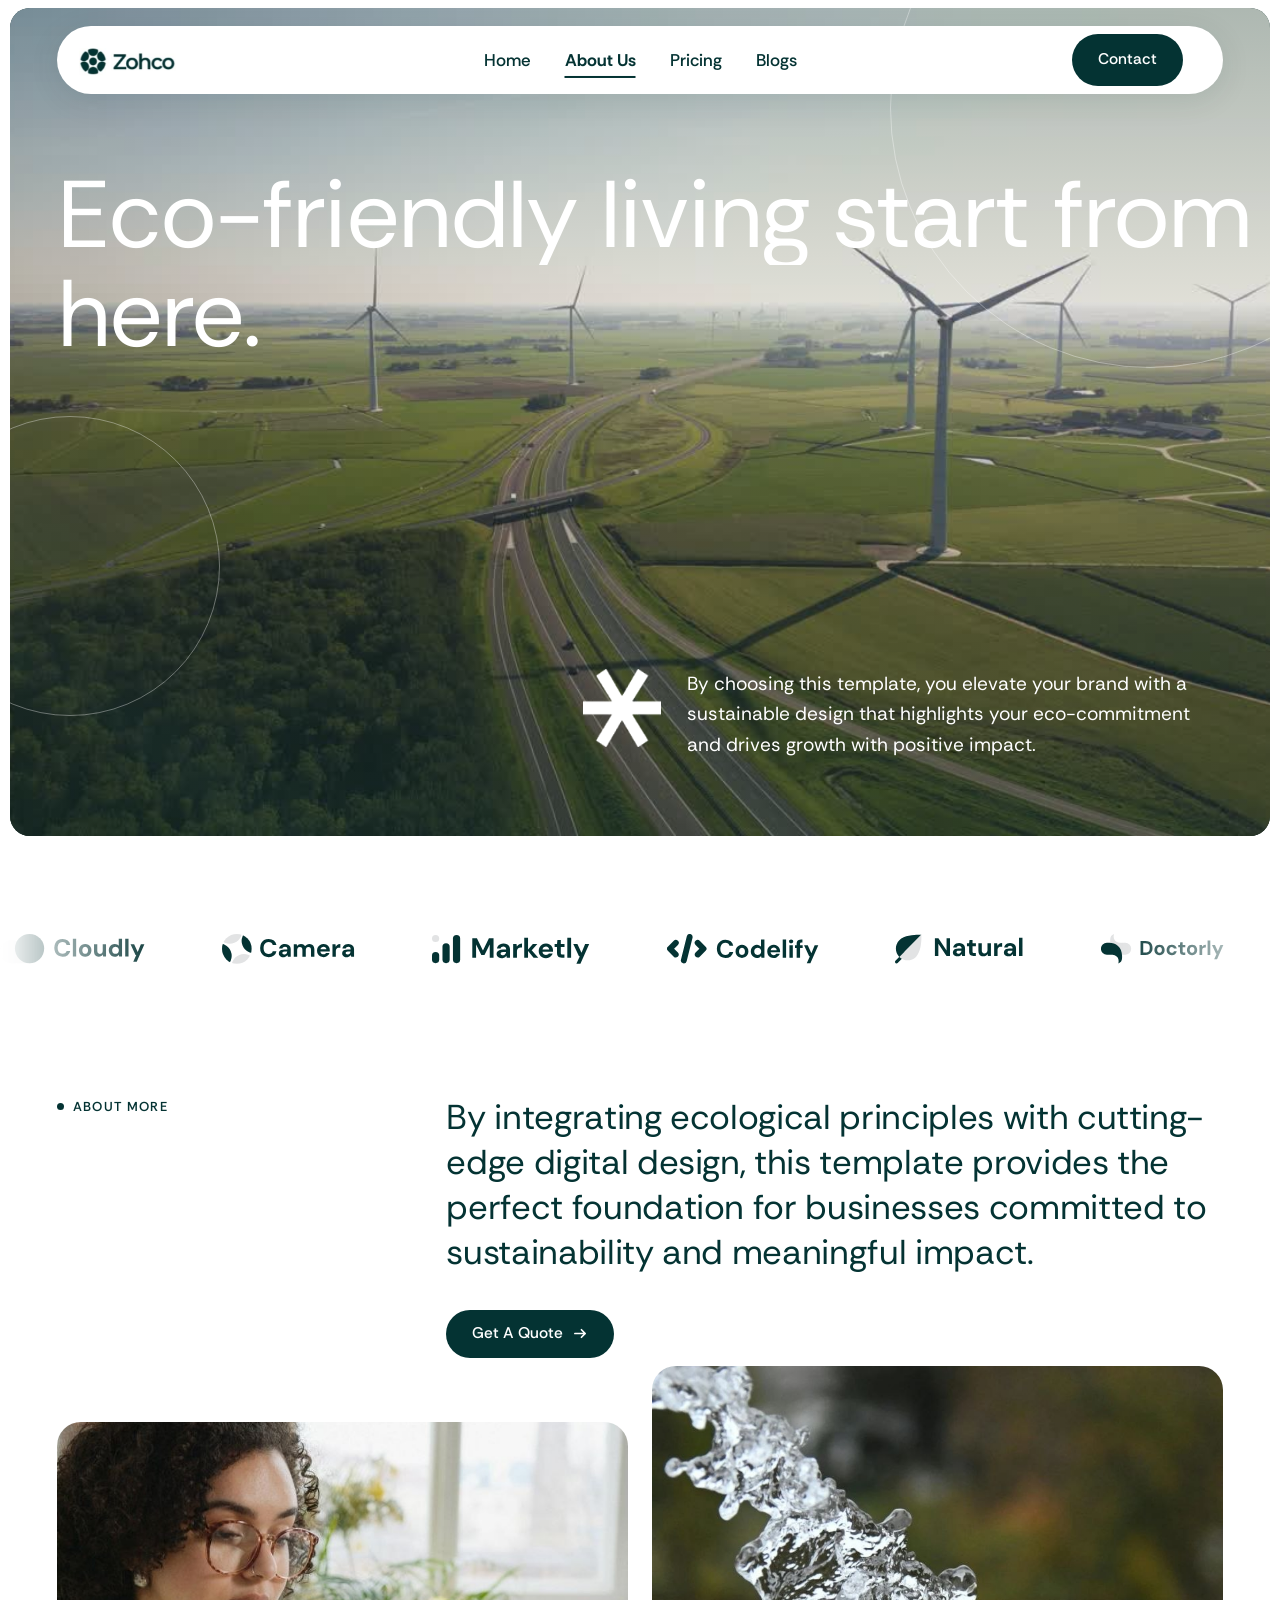
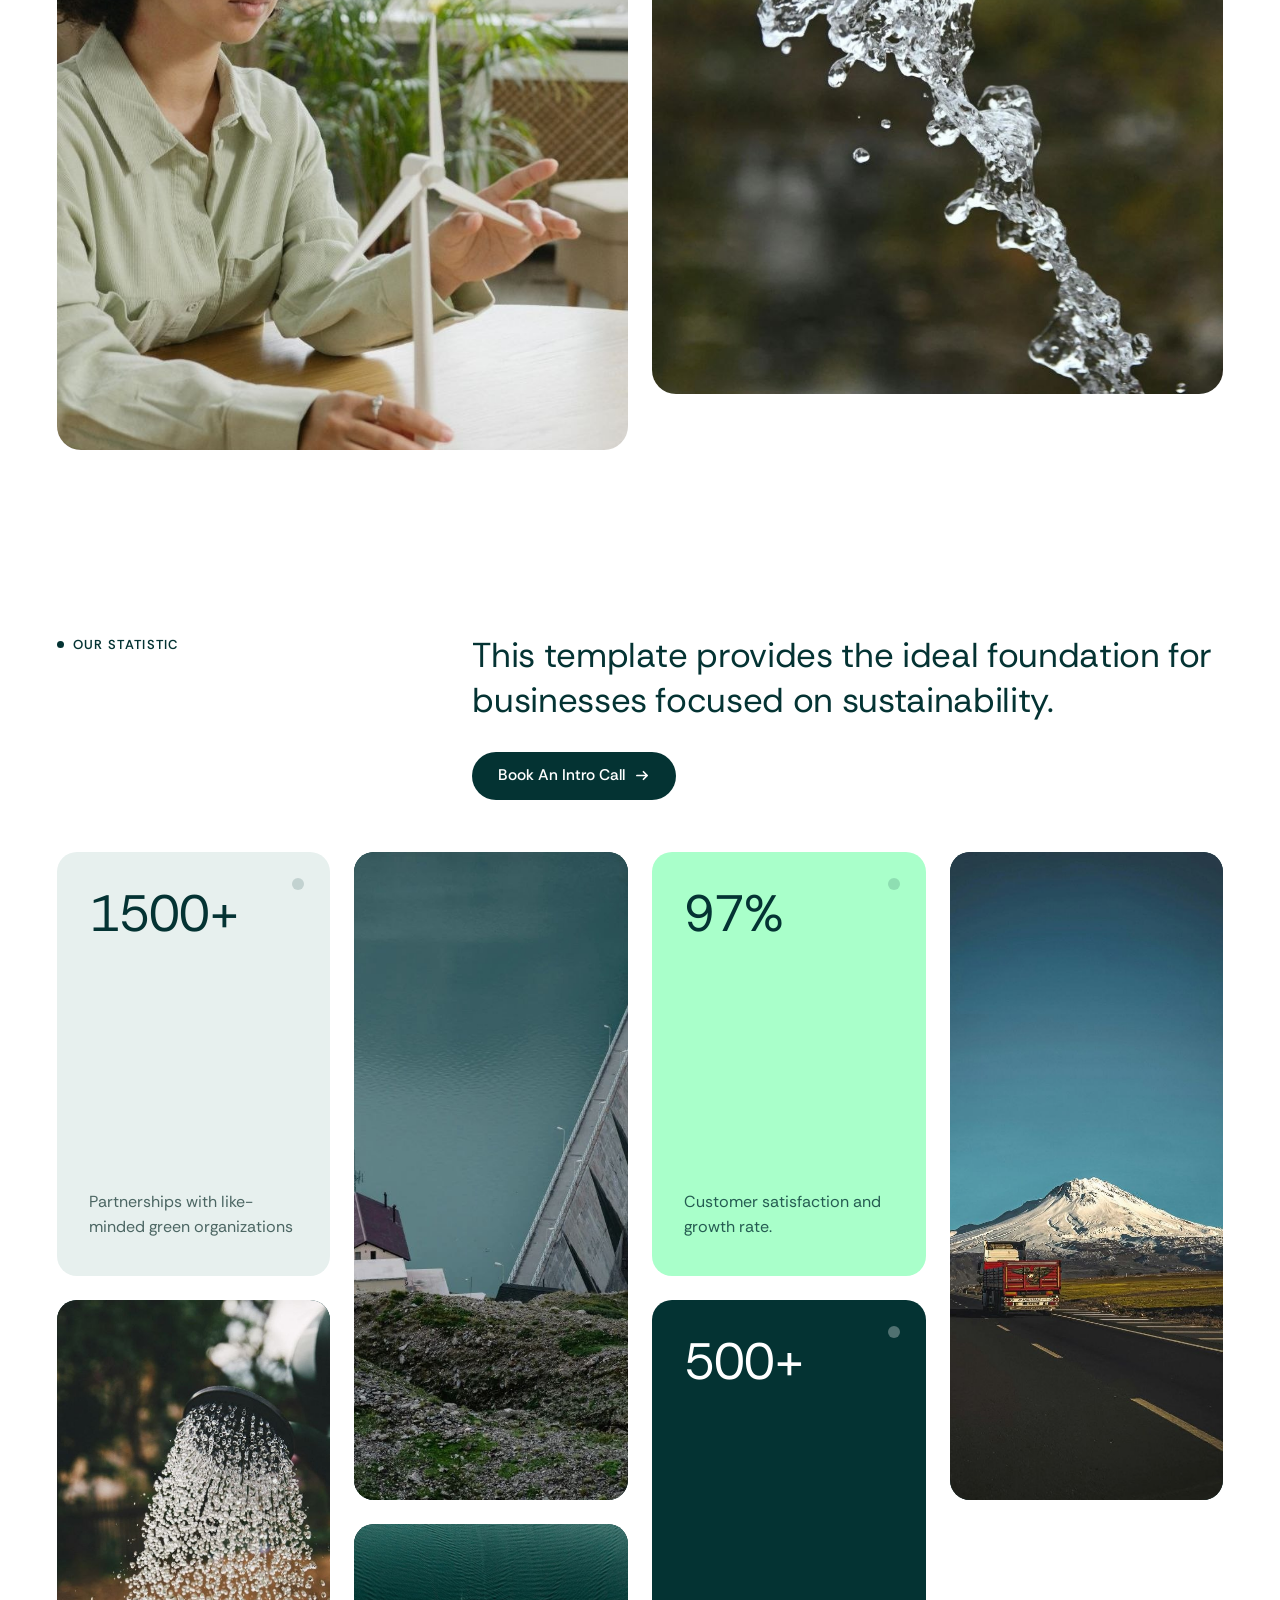
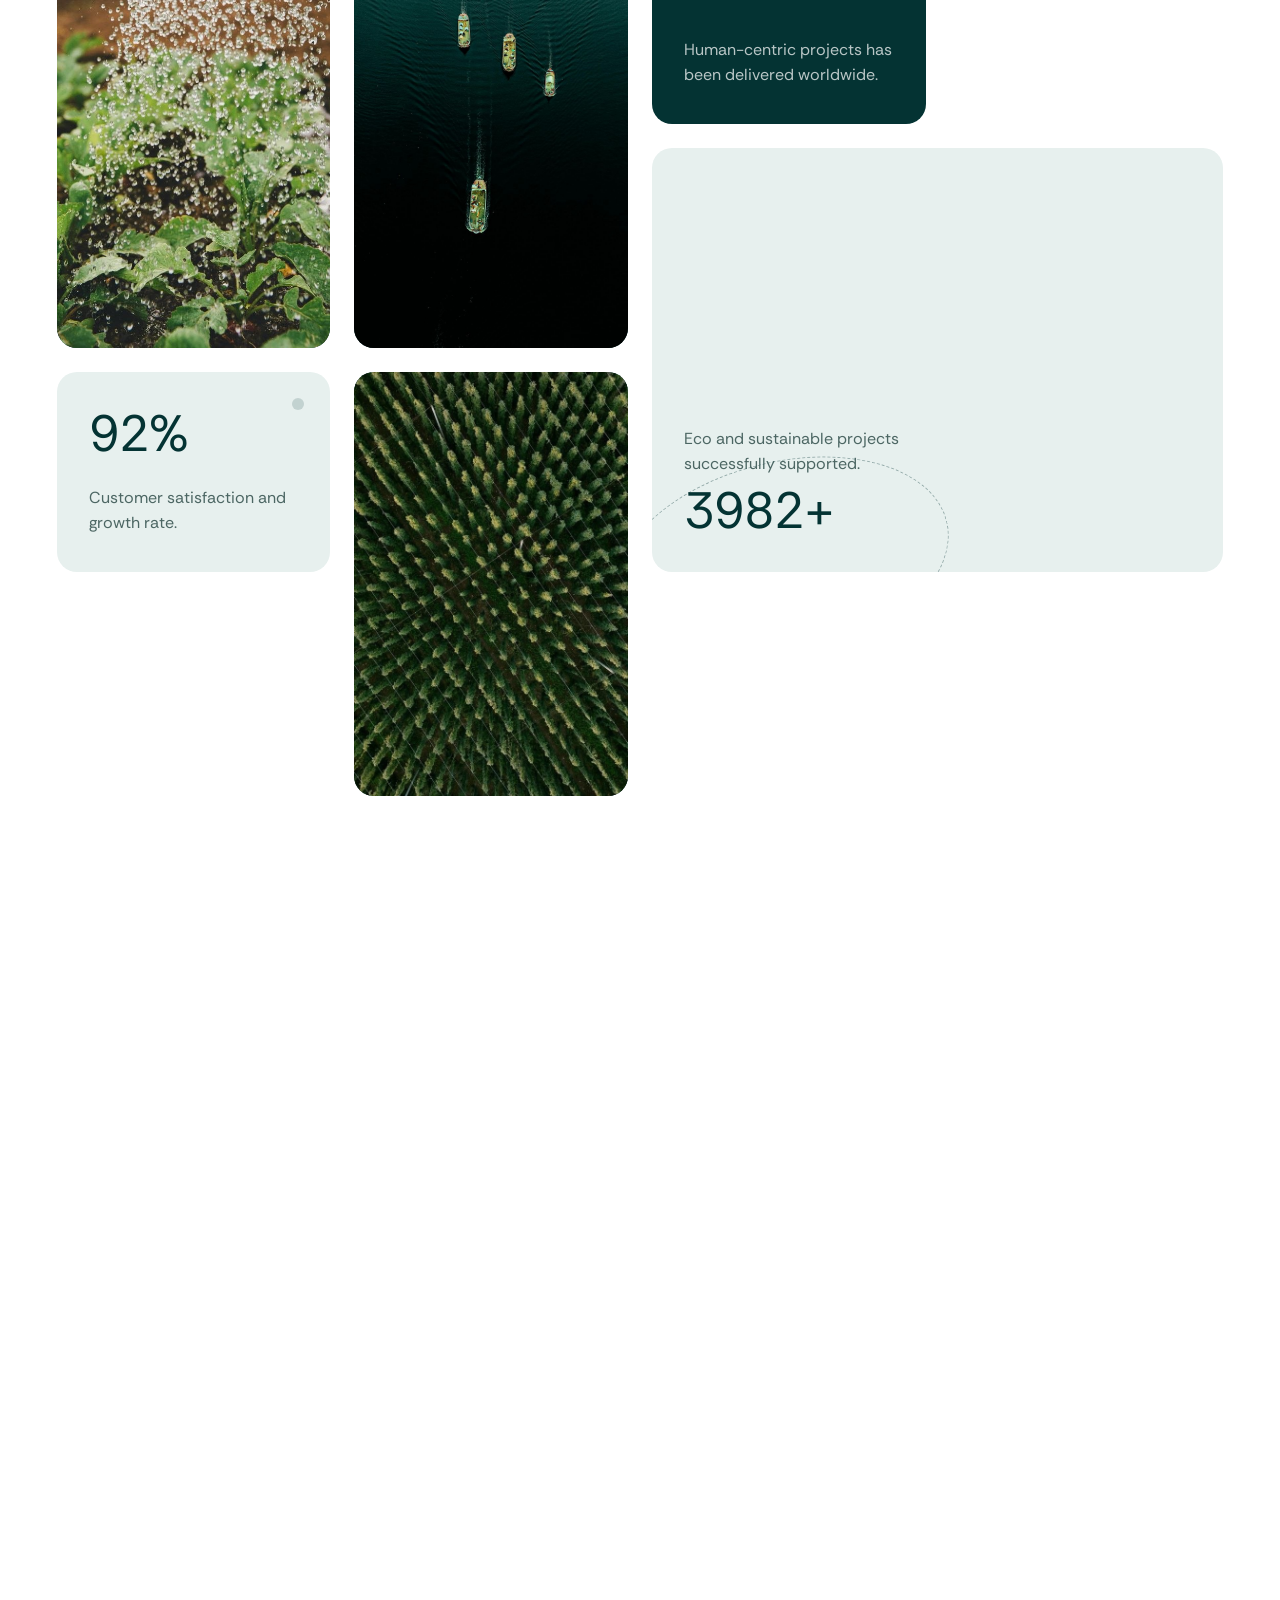
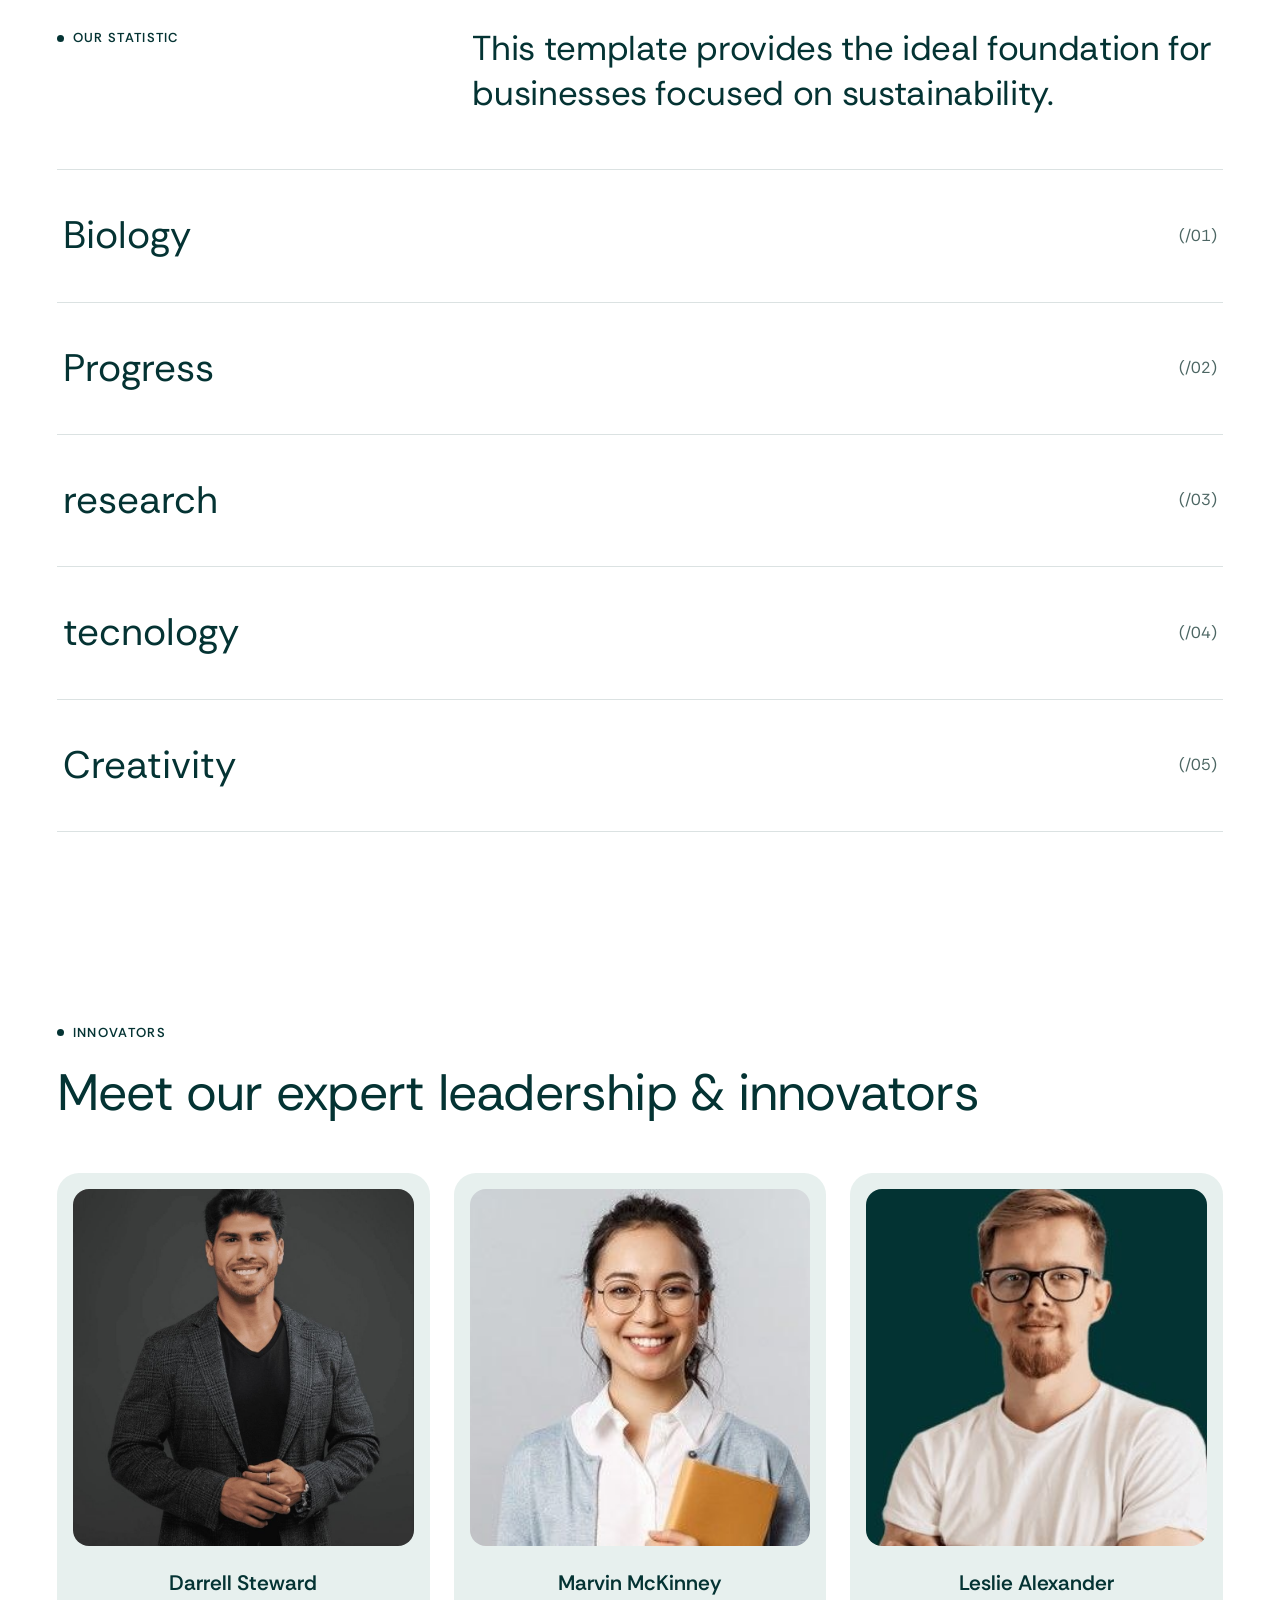
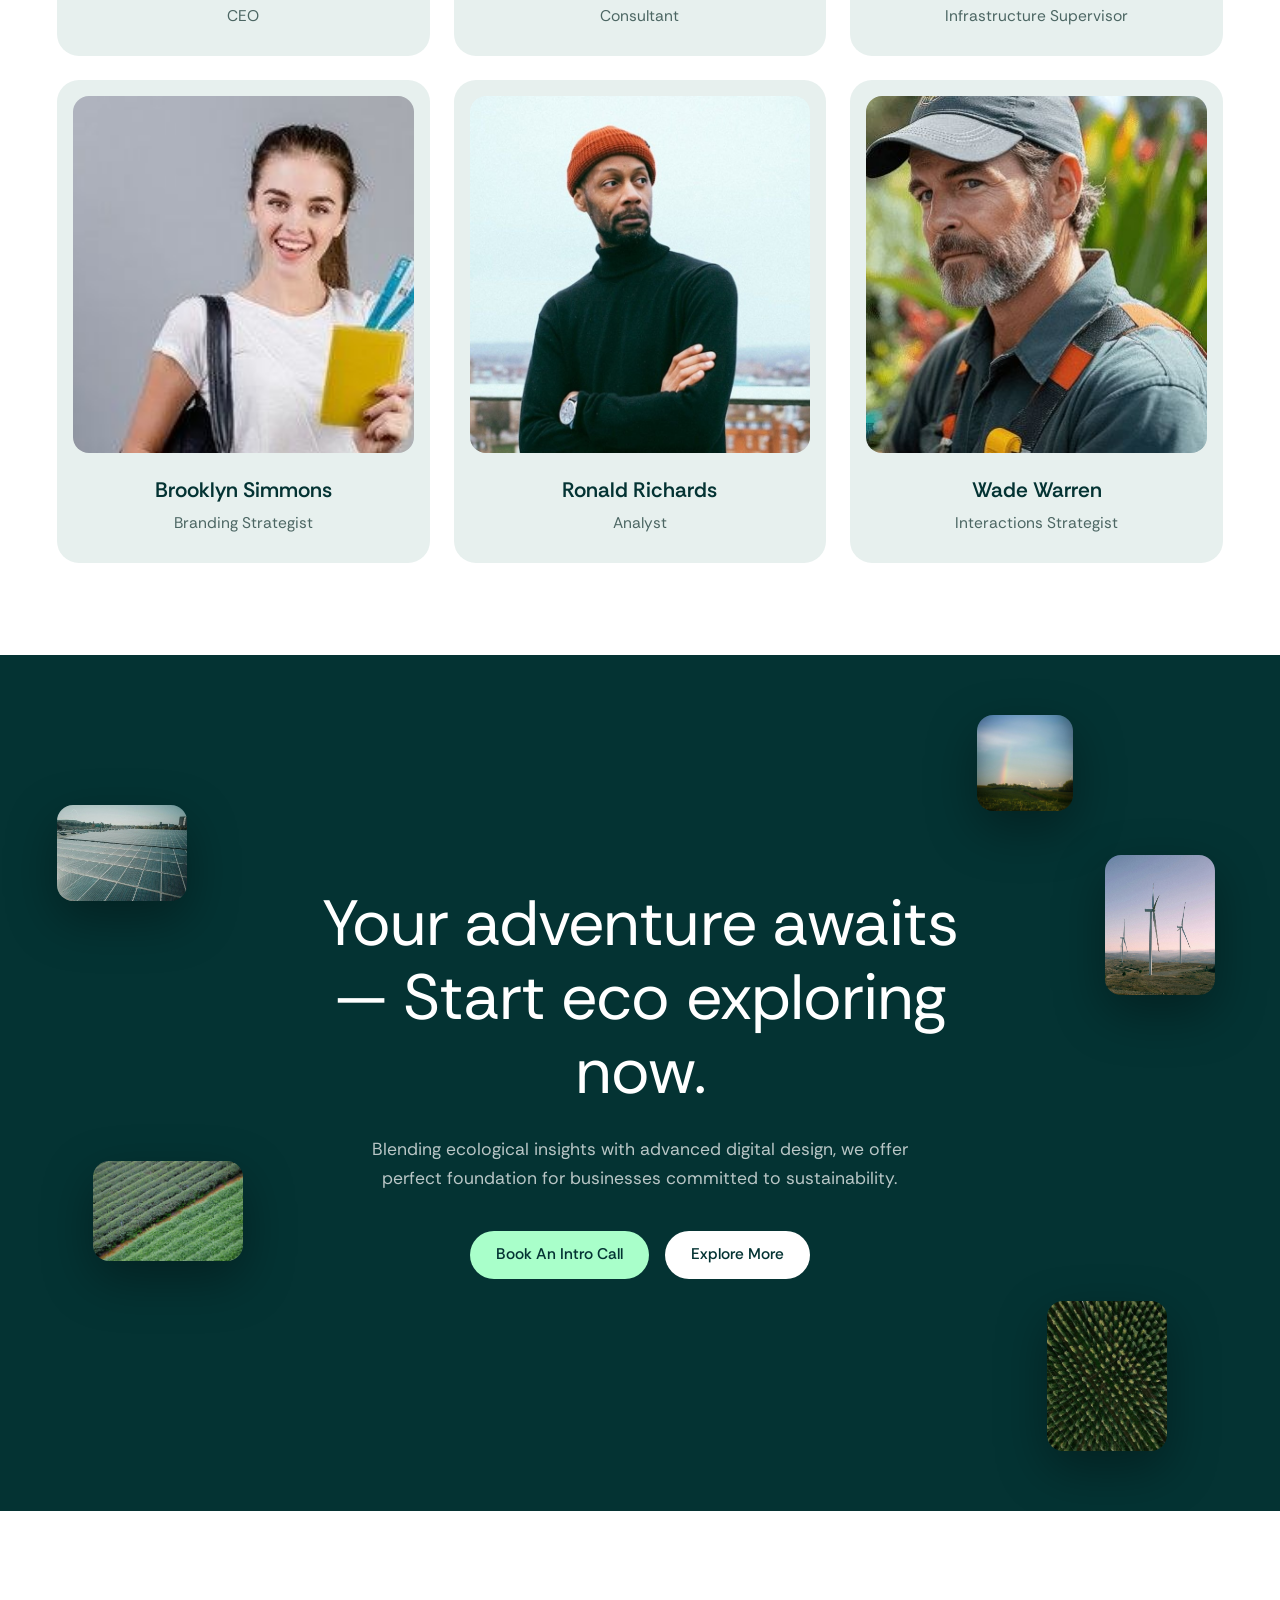
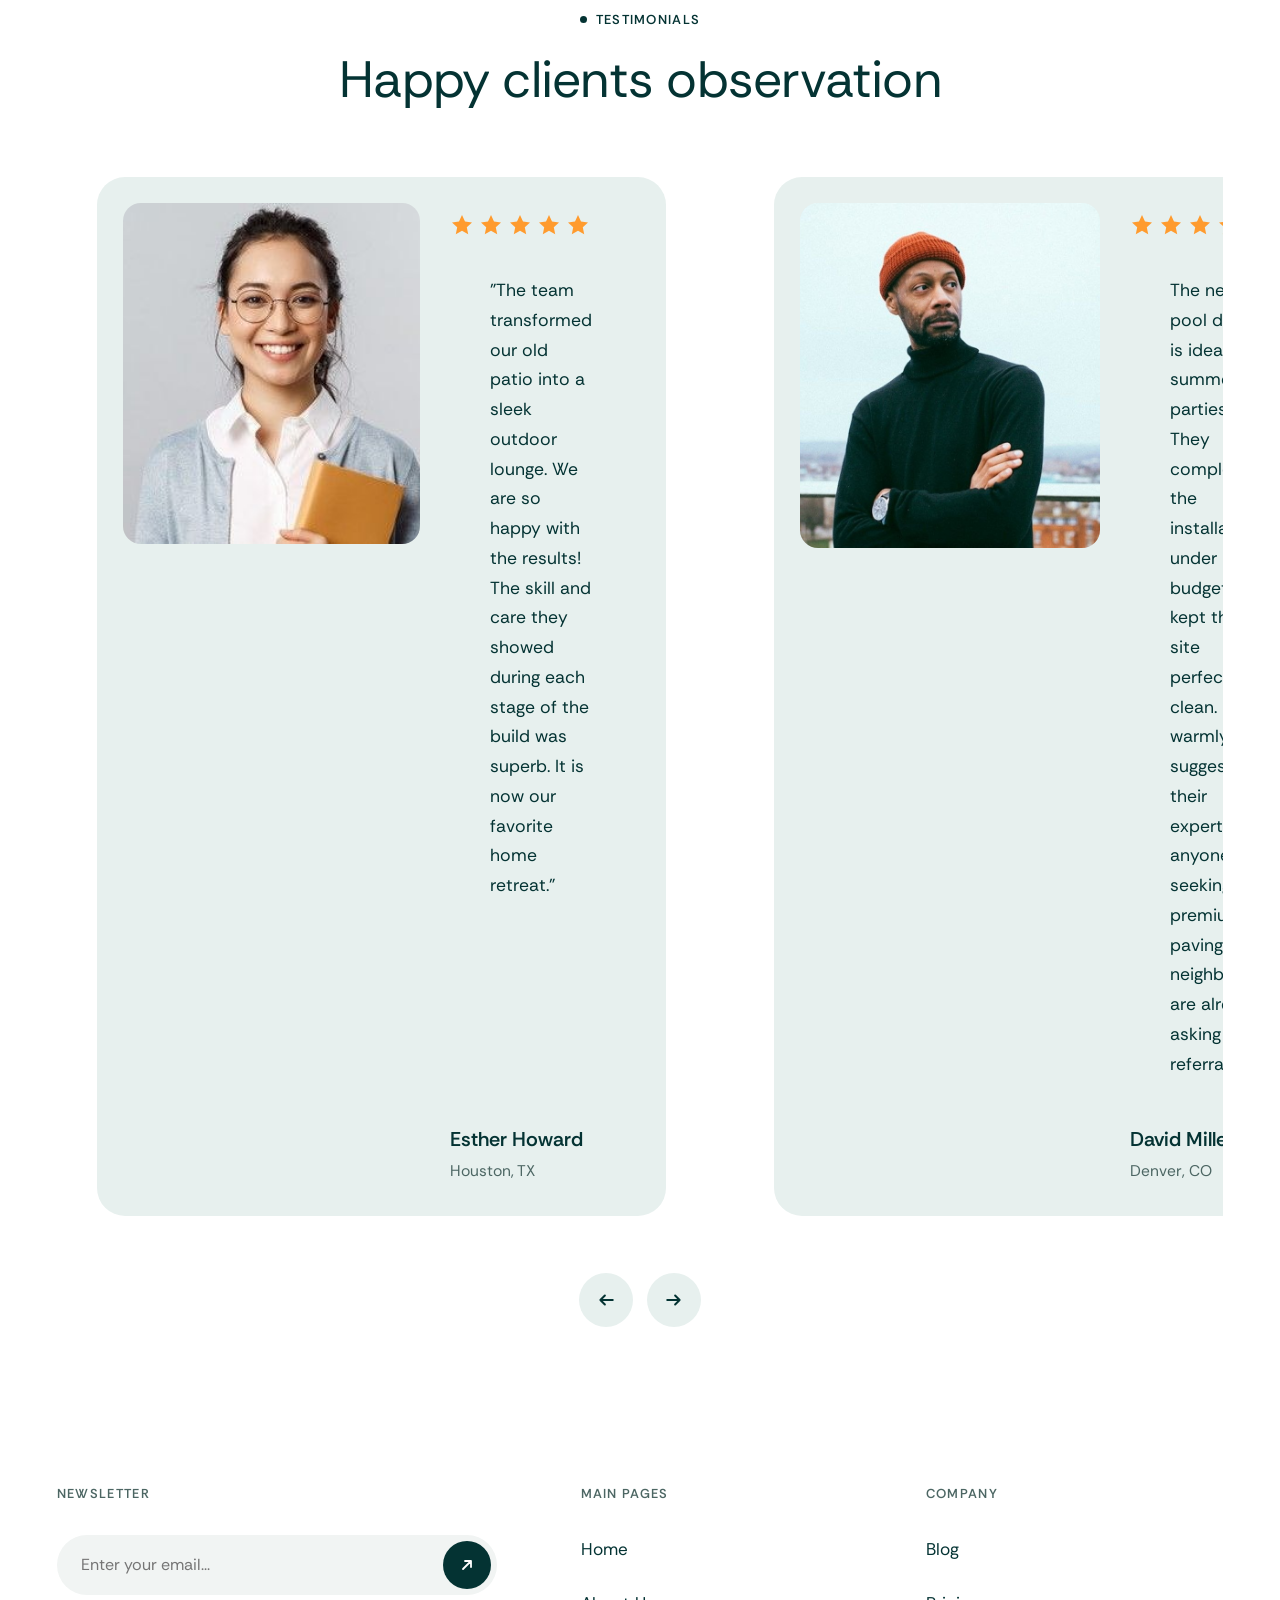
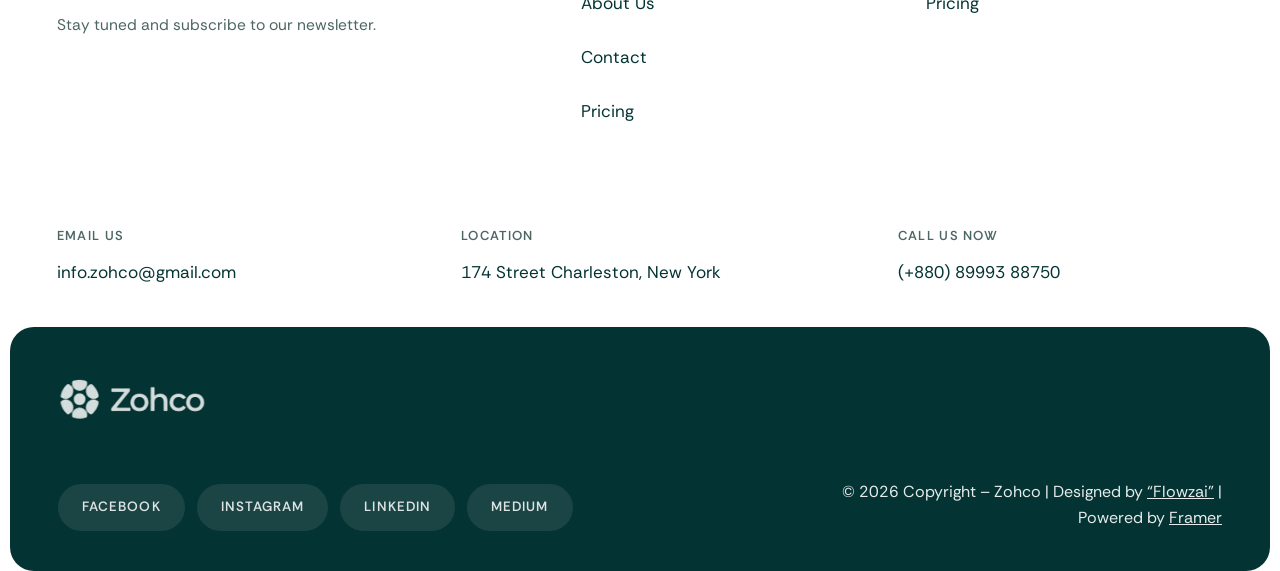
<file: about.html>
<!doctype html>
<html lang="en" class="no-js">
<head>
<meta charset="utf-8">
<meta name="viewport" content="width=device-width, initial-scale=1">
<title>Zohco - Framer Ecommerce Website Template</title>
<meta name="description" content="About Zohco — integrating ecological principles with cutting-edge digital design for businesses committed to sustainability.">
<link rel="icon" href="favicon.png">
<link rel="preconnect" href="https://fonts.googleapis.com">
<link rel="preconnect" href="https://fonts.gstatic.com" crossorigin>
<link rel="stylesheet" href="https://fonts.googleapis.com/css2?family=Rethink+Sans:ital,wght@0,400..800;1,400..800&display=swap">
<link rel="stylesheet" href="css/style.css">
<script>document.documentElement.classList.remove('no-js');document.documentElement.classList.add('js');</script>
</head>
<body>

<!-- NAV -->
<header class="nav" id="nav">
  <div class="nav-inner">
    <a href="index.html" class="logo" aria-label="Zohco home"><img src="assets/img/logo-src.jpg" alt="Zohco"></a>
    <nav class="nav-links" aria-label="Main">
      <a href="index.html">Home</a>
      <a href="about.html" class="active">About Us</a>
      <a href="pricing.html">Pricing</a>
      <a href="blog.html">Blogs</a>
    </nav>
    <div class="nav-cta">
      <a href="contact.html" class="btn btn-dark">Contact</a>
      <button class="burger" id="burger" aria-label="Open menu" aria-expanded="false"><span></span><span></span><span></span></button>
    </div>
  </div>
</header>
<div class="mobile-menu" id="mobileMenu">
  <a class="m-link" href="index.html">Home</a>
  <a class="m-link" href="about.html">About Us</a>
  <a class="m-link" href="pricing.html">Pricing</a>
  <a class="m-link" href="blog.html">Blogs</a>
  <a class="m-link" href="contact.html">Contact</a>
  <div class="m-foot">info.zohco@gmail.com · (+880) 89993 88750</div>
</div>

<main>

<!-- ============ HERO (same as home) ============ -->
<section class="hero">
  <div class="hero-media">
    <video autoplay muted loop playsinline preload="metadata" poster="assets/img/hero-poster.jpg">
      <source src="assets/video/hero.mp4" type="video/mp4">
    </video>
    <span class="h-circle c1"></span>
    <span class="h-circle c2"></span>
    <h1 class="h1 hero-h1 split">Eco-friendly living start from here.</h1>
    <div class="hero-bottom">
      <img class="hero-ast" src="assets/img/asterisk.png" alt="">
      <div class="hero-mission">
        <p>By choosing this template, you elevate your brand with a sustainable design that highlights your eco-commitment and drives growth with positive impact.</p>
      </div>
    </div>
  </div>
</section>

<!-- ============ BRANDS ============ -->
<section class="brands" aria-label="Brands">
  <div class="brands-mask">
    <div class="brands-track">
      <img src="assets/img/brands/cloudly.svg" alt="Cloudly">
      <img src="assets/img/brands/camera.svg" alt="Camera">
      <img src="assets/img/brands/marketly.svg" alt="Marketly">
      <img src="assets/img/brands/codelify.svg" alt="Codelify">
      <img src="assets/img/brands/natural.svg" alt="Natural">
      <img src="assets/img/brands/doctorly.svg" alt="Doctorly">
      <img src="assets/img/brands/architect.svg" alt="Architect">
      <img src="assets/img/brands/techlify.svg" alt="Techlify">
    </div>
    <div class="brands-track" aria-hidden="true">
      <img src="assets/img/brands/cloudly.svg" alt="">
      <img src="assets/img/brands/camera.svg" alt="">
      <img src="assets/img/brands/marketly.svg" alt="">
      <img src="assets/img/brands/codelify.svg" alt="">
      <img src="assets/img/brands/natural.svg" alt="">
      <img src="assets/img/brands/doctorly.svg" alt="">
      <img src="assets/img/brands/architect.svg" alt="">
      <img src="assets/img/brands/techlify.svg" alt="">
    </div>
  </div>
</section>



<!-- ============ ABOUT MORE ============ -->
<section class="section about-more">
  <div class="container">
    <div class="about-top">
      <span class="label" data-reveal="fade">About More</span>
      <div>
        <p class="h3" data-reveal>By integrating ecological principles with cutting-edge digital design, this template provides the perfect foundation for businesses committed to sustainability and meaningful impact.</p>
        <a href="contact.html" class="btn btn-dark about-cta" data-reveal style="--d:.1s">Get a quote
          <svg class="arw" width="15" height="15" viewBox="0 0 16 16" fill="none" aria-hidden="true"><path d="M2 8h11M9 4l4 4-4 4" stroke="currentColor" stroke-width="1.8" stroke-linecap="round" stroke-linejoin="round"/></svg>
        </a>
      </div>
    </div>

    <div class="about-photos" style="margin-top:64px">
      <div class="ph" data-reveal><img src="assets/img/about-desk.jpg" alt="Eco researcher at work"></div>
      <div class="ph" data-reveal style="--d:.12s"><img src="assets/img/about-water.jpg" alt="Water splash"></div>
    </div>
  </div>
</section>

<!-- ============ STATISTICS ============ -->
<section class="section stats">
  <div class="container">
    <div class="stats-head">
      <span class="label" data-reveal="fade">Our Statistic</span>
      <div>
        <h3 class="h3 split">This template provides the ideal foundation for businesses focused on sustainability.</h3>
        <a href="contact.html" class="btn btn-dark" data-reveal style="--d:.1s;margin-top:28px">Book an intro call
          <svg class="arw" width="15" height="15" viewBox="0 0 16 16" fill="none" aria-hidden="true"><path d="M2 8h11M9 4l4 4-4 4" stroke="currentColor" stroke-width="1.8" stroke-linecap="round" stroke-linejoin="round"/></svg>
        </a>
      </div>
    </div>

    <div class="stats-grid">
      <div class="stat-card sr1" data-reveal>
        <span class="dot"></span>
        <span class="n"><span data-count="1500">0</span>+</span>
        <span class="d">Partnerships with like-minded green organizations</span>
      </div>
      <div class="stat-card photo sr2" data-reveal style="--d:.08s"><img src="assets/img/stat-tower.jpg" alt=""></div>
      <div class="stat-card mint sr1" data-reveal style="--d:.16s">
        <span class="dot"></span>
        <span class="n"><span data-count="97">0</span>%</span>
        <span class="d">Customer satisfaction and growth rate.</span>
      </div>
      <div class="stat-card photo sr2" data-reveal style="--d:.24s"><img src="assets/img/stat-truck.jpg" alt=""></div>

      <div class="stat-card photo sr2" data-reveal><img src="assets/img/stat-sprinkler.jpg" alt=""></div>
      <div class="stat-card dark sr1" data-reveal style="--d:.08s">
        <span class="dot"></span>
        <span class="n"><span data-count="500">0</span>+</span>
        <span class="d">Human-centric projects has been delivered worldwide.</span>
      </div>
      <div class="stat-card photo sr1" data-reveal style="--d:.16s"><img src="assets/img/stat-boats.jpg" alt=""></div>

      <div class="stat-card arc swide sr1" data-reveal>
        <span class="d">Eco and sustainable projects successfully supported.</span>
        <span class="n"><span data-count="3984">0</span>+</span>
      </div>
      <div class="stat-card" data-reveal style="--d:.08s">
        <span class="dot"></span>
        <span class="n"><span data-count="92">0</span>%</span>
        <span class="d">Customer satisfaction and growth rate.</span>
      </div>
      <div class="stat-card photo sr1" data-reveal style="--d:.16s"><img src="assets/img/forest-dark.jpg" alt=""></div>
    </div>
  </div>
</section>

<!-- ============ BUSINESS (white, 3 cards) ============ -->
<section class="section business biz-white">
  <div class="container">
    <div class="section-head">
      <span class="label" data-reveal="fade">crafted for businesses</span>
      <h2 class="h2 split">Designing solutions for the Eco future.</h2>
    </div>

    <div class="biz-3">
      <article class="feat-card" data-reveal style="--d:.05s">
        <span class="fc-ic"><svg width="26" height="26" viewBox="0 0 24 24" fill="none" stroke="#043333" stroke-width="1.7" stroke-linecap="round" stroke-linejoin="round"><path d="M12 21c-4-3-7-6.5-7-10.5A7 7 0 0 1 12 4a7 7 0 0 1 7 6.5c0 4-3 7.5-7 10.5Z"/><path d="M12 10v11M12 13c-1.6 0-3-1.4-3-3M12 11c1.4 0 2.6-1.2 2.6-2.6"/></svg></span>
        <h4>Wind Aesthetic</h4>
        <p>We Create Clean, Modern Designs That Resonate With Your Audience While Building A Truly Sustainable, Lasting Brand Presence.</p>
      </article>
      <article class="feat-card" data-reveal style="--d:.14s">
        <span class="fc-ic"><svg width="26" height="26" viewBox="0 0 24 24" fill="none" stroke="#043333" stroke-width="1.7" stroke-linecap="round" stroke-linejoin="round"><path d="M13 2 4 14h7l-1 8 9-12h-7l1-8Z"/></svg></span>
        <h4>Eco E-commerce</h4>
        <p>We Build Powerful Online Stores That Deliver High Conversion Rates With Ethical Practices And Support A Healthier Global Planet.</p>
      </article>
      <article class="feat-card" data-reveal style="--d:.23s">
        <span class="fc-ic"><svg width="26" height="26" viewBox="0 0 24 24" fill="none" stroke="#043333" stroke-width="1.7" stroke-linecap="round" stroke-linejoin="round"><path d="M3 17 9 11l4 4 8-8"/><path d="M15 7h6v6"/></svg></span>
        <h4>Green SEO</h4>
        <p>We Optimize Your Search Rankings Using Clean Code And Efficient Structures That Drive Organic Traffic Growth Sustainably.</p>
      </article>
    </div>
  </div>
</section>

<!-- ============ OUR SERVICES (numbered hover list) ============ -->
<section class="section services-list-sec">
  <div class="container">
    <div class="stats-head">
      <span class="label" data-reveal="fade">Our Statistic</span>
      <div>
        <h3 class="h3 split">This template provides the ideal foundation for businesses focused on sustainability.</h3>
      </div>
    </div>

    <div class="svc-list" data-reveal>
      <div class="svc-row">
        <h3>Biology</h3>
        <span class="hover-img"><img src="assets/img/solar-panels.jpg" alt=""></span>
        <span class="num">(/01)</span>
      </div>
      <div class="svc-row">
        <h3>Progress</h3>
        <span class="hover-img"><img src="assets/img/wind-turbine.jpg" alt=""></span>
        <span class="num">(/02)</span>
      </div>
      <div class="svc-row">
        <h3>research</h3>
        <span class="hover-img"><img src="assets/img/field-rows.jpg" alt=""></span>
        <span class="num">(/03)</span>
      </div>
      <div class="svc-row">
        <h3>tecnology</h3>
        <span class="hover-img"><img src="assets/img/farmland.jpg" alt=""></span>
        <span class="num">(/04)</span>
      </div>
      <div class="svc-row">
        <h3>Creativity</h3>
        <span class="hover-img"><img src="assets/img/rainbow-field.jpg" alt=""></span>
        <span class="num">(/05)</span>
      </div>
    </div>
  </div>
</section>

<!-- ============ INNOVATORS ============ -->
<section class="section innovators">
  <div class="container">
    <div class="section-head">
      <span class="label" data-reveal="fade">innovators</span>
      <h2 class="h2 split">Meet our expert leadership &amp; innovators</h2>
    </div>

    <div class="team-grid">
      <article class="team-card" data-reveal style="--d:.05s">
        <div class="ph"><img src="assets/img/person-1.jpg" alt="Darrell Steward"></div>
        <b>Darrell Steward</b><span>CEO</span>
      </article>
      <article class="team-card" data-reveal style="--d:.13s">
        <div class="ph"><img src="assets/img/person-2.jpg" alt="Marvin McKinney"></div>
        <b>Marvin McKinney</b><span>Consultant</span>
      </article>
      <article class="team-card" data-reveal style="--d:.21s">
        <div class="ph"><img src="assets/img/person-3.jpg" alt="Leslie Alexander"></div>
        <b>Leslie Alexander</b><span>Infrastructure Supervisor</span>
      </article>
      <article class="team-card" data-reveal style="--d:.05s">
        <div class="ph"><img src="assets/img/person-4.jpg" alt="Brooklyn Simmons"></div>
        <b>Brooklyn Simmons</b><span>Branding Strategist</span>
      </article>
      <article class="team-card" data-reveal style="--d:.13s">
        <div class="ph"><img src="assets/img/person-5.jpg" alt="Ronald Richards"></div>
        <b>Ronald Richards</b><span>Analyst</span>
      </article>
      <article class="team-card" data-reveal style="--d:.21s">
        <div class="ph"><img src="assets/img/person-6.jpg" alt="Wade Warren"></div>
        <b>Wade Warren</b><span>Interactions Strategist</span>
      </article>
    </div>
  </div>
</section>

<!-- CTA -->
<section class="cta on-dark">
  <div class="container">
    <span class="cta-img i1" data-reveal="fade"><img src="assets/img/solar-panels.jpg" alt=""></span>
    <span class="cta-img i2" data-reveal="fade"><img src="assets/img/wind-dusk.jpg" alt=""></span>
    <span class="cta-img i3" data-reveal="fade"><img src="assets/img/field-rows.jpg" alt=""></span>
    <span class="cta-img i4" data-reveal="fade"><img src="assets/img/forest-dark.jpg" alt=""></span>
    <span class="cta-img i5" data-reveal="fade"><img src="assets/img/rainbow-field.jpg" alt=""></span>
    <div class="cta-inner">
      <h2 class="h2 split">Your adventure awaits — Start eco exploring now.</h2>
      <p data-reveal>Blending ecological insights with advanced digital design, we offer perfect foundation for businesses committed to sustainability.</p>
      <div class="cta-btns" data-reveal style="--d:.1s">
        <a href="contact.html" class="btn btn-mint">Book an intro call</a>
        <a href="pricing.html" class="btn btn-white">Explore more</a>
      </div>
    </div>
  </div>
</section>

<!-- ============ TESTIMONIALS ============ -->
<section class="section testimonials">
  <div class="container">
    <div class="section-head center">
      <span class="label" data-reveal="fade">Testimonials</span>
      <h2 class="h2 split">Happy clients observation</h2>
    </div>

    <div class="tst" data-slider>
      <div class="tst-viewport">
        <div class="tst-track">
          <figure class="tst-card">
            <div class="tst-photo"><img src="assets/img/person-2.jpg" alt="Esther Howard"></div>
            <div class="tst-body">
              <div class="stars" aria-label="5 stars"><svg viewBox="0 0 24 24"><path d="m12 2 3 6.6 7 .8-5.2 4.8 1.4 7L12 17.8 5.8 21.2l1.4-7L2 9.4l7-.8Z"/></svg><svg viewBox="0 0 24 24"><path d="m12 2 3 6.6 7 .8-5.2 4.8 1.4 7L12 17.8 5.8 21.2l1.4-7L2 9.4l7-.8Z"/></svg><svg viewBox="0 0 24 24"><path d="m12 2 3 6.6 7 .8-5.2 4.8 1.4 7L12 17.8 5.8 21.2l1.4-7L2 9.4l7-.8Z"/></svg><svg viewBox="0 0 24 24"><path d="m12 2 3 6.6 7 .8-5.2 4.8 1.4 7L12 17.8 5.8 21.2l1.4-7L2 9.4l7-.8Z"/></svg><svg viewBox="0 0 24 24"><path d="m12 2 3 6.6 7 .8-5.2 4.8 1.4 7L12 17.8 5.8 21.2l1.4-7L2 9.4l7-.8Z"/></svg></div>
              <blockquote class="tst-q">"The team transformed our old patio into a sleek outdoor lounge. We are so happy with the results! The skill and care they showed during each stage of the build was superb. It is now our favorite home retreat."</blockquote>
              <figcaption class="tst-who"><b>Esther Howard</b><span>Houston, TX</span></figcaption>
            </div>
          </figure>

          <figure class="tst-card">
            <div class="tst-photo"><img src="assets/img/person-5.jpg" alt="David Miller"></div>
            <div class="tst-body">
              <div class="stars" aria-label="5 stars"><svg viewBox="0 0 24 24"><path d="m12 2 3 6.6 7 .8-5.2 4.8 1.4 7L12 17.8 5.8 21.2l1.4-7L2 9.4l7-.8Z"/></svg><svg viewBox="0 0 24 24"><path d="m12 2 3 6.6 7 .8-5.2 4.8 1.4 7L12 17.8 5.8 21.2l1.4-7L2 9.4l7-.8Z"/></svg><svg viewBox="0 0 24 24"><path d="m12 2 3 6.6 7 .8-5.2 4.8 1.4 7L12 17.8 5.8 21.2l1.4-7L2 9.4l7-.8Z"/></svg><svg viewBox="0 0 24 24"><path d="m12 2 3 6.6 7 .8-5.2 4.8 1.4 7L12 17.8 5.8 21.2l1.4-7L2 9.4l7-.8Z"/></svg><svg viewBox="0 0 24 24"><path d="m12 2 3 6.6 7 .8-5.2 4.8 1.4 7L12 17.8 5.8 21.2l1.4-7L2 9.4l7-.8Z"/></svg></div>
              <blockquote class="tst-q">The new pool deck is ideal for summer parties. They completed the installation under budget and kept the site perfectly clean. I warmly suggest their experts to anyone seeking premium paving. Our neighbors are already asking for a referral.</blockquote>
              <figcaption class="tst-who"><b>David Miller</b><span>Denver, CO</span></figcaption>
            </div>
          </figure>

          <figure class="tst-card">
            <div class="tst-photo"><img src="assets/img/person-6.jpg" alt="Jenkins Torret"></div>
            <div class="tst-body">
              <div class="stars" aria-label="5 stars"><svg viewBox="0 0 24 24"><path d="m12 2 3 6.6 7 .8-5.2 4.8 1.4 7L12 17.8 5.8 21.2l1.4-7L2 9.4l7-.8Z"/></svg><svg viewBox="0 0 24 24"><path d="m12 2 3 6.6 7 .8-5.2 4.8 1.4 7L12 17.8 5.8 21.2l1.4-7L2 9.4l7-.8Z"/></svg><svg viewBox="0 0 24 24"><path d="m12 2 3 6.6 7 .8-5.2 4.8 1.4 7L12 17.8 5.8 21.2l1.4-7L2 9.4l7-.8Z"/></svg><svg viewBox="0 0 24 24"><path d="m12 2 3 6.6 7 .8-5.2 4.8 1.4 7L12 17.8 5.8 21.2l1.4-7L2 9.4l7-.8Z"/></svg><svg viewBox="0 0 24 24"><path d="m12 2 3 6.6 7 .8-5.2 4.8 1.4 7L12 17.8 5.8 21.2l1.4-7L2 9.4l7-.8Z"/></svg></div>
              <blockquote class="tst-q">"I finally have peace of mind regarding my garden care. This team is reliable, fast, and extremely meticulous with their monthly upkeep. It is a total joy working with a business that actually prioritizes excellence. They make keeping lawns green."</blockquote>
              <figcaption class="tst-who"><b>Jenkins Torret</b><span>Phoenix, AZ</span></figcaption>
            </div>
          </figure>

          <figure class="tst-card">
            <div class="tst-photo"><img src="assets/img/person-3.jpg" alt="Marcus Thorne"></div>
            <div class="tst-body">
              <div class="stars" aria-label="5 stars"><svg viewBox="0 0 24 24"><path d="m12 2 3 6.6 7 .8-5.2 4.8 1.4 7L12 17.8 5.8 21.2l1.4-7L2 9.4l7-.8Z"/></svg><svg viewBox="0 0 24 24"><path d="m12 2 3 6.6 7 .8-5.2 4.8 1.4 7L12 17.8 5.8 21.2l1.4-7L2 9.4l7-.8Z"/></svg><svg viewBox="0 0 24 24"><path d="m12 2 3 6.6 7 .8-5.2 4.8 1.4 7L12 17.8 5.8 21.2l1.4-7L2 9.4l7-.8Z"/></svg><svg viewBox="0 0 24 24"><path d="m12 2 3 6.6 7 .8-5.2 4.8 1.4 7L12 17.8 5.8 21.2l1.4-7L2 9.4l7-.8Z"/></svg><svg viewBox="0 0 24 24"><path d="m12 2 3 6.6 7 .8-5.2 4.8 1.4 7L12 17.8 5.8 21.2l1.4-7L2 9.4l7-.8Z"/></svg></div>
              <blockquote class="tst-q">"The crew converted our boring patio into a stylish outdoor lounge. We are so thrilled with the outcome! The craftsmanship and dedication they showed during every phase of the build was impressive. It is now our ultimate favorite daily home space."</blockquote>
              <figcaption class="tst-who"><b>Marcus Thorne</b><span>Austin, TX</span></figcaption>
            </div>
          </figure>
        </div>
      </div>
      <div class="tst-ctrl">
        <button class="tst-btn" type="button" data-prev aria-label="Previous"><svg width="18" height="18" viewBox="0 0 16 16" fill="none"><path d="M14 8H3M7 4 3 8l4 4" stroke="currentColor" stroke-width="1.8" stroke-linecap="round" stroke-linejoin="round"/></svg></button>
        <button class="tst-btn" type="button" data-next aria-label="Next"><svg width="18" height="18" viewBox="0 0 16 16" fill="none"><path d="M2 8h11M9 4l4 4-4 4" stroke="currentColor" stroke-width="1.8" stroke-linecap="round" stroke-linejoin="round"/></svg></button>
      </div>
    </div>
  </div>
</section>



</main>

<!-- FOOTER -->
<footer class="footer">
  <div class="container">
    <div class="f-top">
      <div class="f-news">
        <div class="f-label">Newsletter</div>
        <form class="news-form" onsubmit="return false">
          <input type="email" placeholder="Enter your email..." aria-label="Email">
          <button type="submit" aria-label="Subscribe"><svg width="16" height="16" viewBox="0 0 16 16" fill="none"><path d="M4 12 12 4M6 4h6v6" stroke="currentColor" stroke-width="1.8" stroke-linecap="round" stroke-linejoin="round"/></svg></button>
        </form>
        <p>Stay tuned and subscribe to our newsletter.</p>
      </div>
      <div class="f-col">
        <div class="f-label">main pages</div>
        <ul>
          <li><a href="index.html">Home</a></li>
          <li><a href="about.html">about us</a></li>
          <li><a href="contact.html">contact</a></li>
          <li><a href="pricing.html">Pricing</a></li>
        </ul>
      </div>
      <div class="f-col">
        <div class="f-label">Company</div>
        <ul>
          <li><a href="blog.html">blog</a></li>
          <li><a href="pricing.html">Pricing</a></li>
        </ul>
      </div>
    </div>

    <div class="f-info">
      <div><div class="f-label">Email Us</div><a href="mailto:info.zohco@gmail.com">info.zohco@gmail.com</a></div>
      <div><div class="f-label">Location</div><p>174 Street Charleston, New York</p></div>
      <div><div class="f-label">Call Us Now</div><a href="tel:+8808999388750">(+880) 89993 88750</a></div>
    </div>

    <div class="f-down">
      <a href="index.html" class="f-logo"><img src="assets/img/logo-white.png" alt="Zohco"></a>
      <div class="f-bottom-row">
        <div class="socials">
          <a href="https://www.facebook.com/" target="_blank" rel="noopener">Facebook</a>
          <a href="https://www.instagram.com/" target="_blank" rel="noopener">Instagram</a>
          <a href="https://www.linkedin.com/" target="_blank" rel="noopener">LinkedIn</a>
          <a href="https://medium.com/" target="_blank" rel="noopener">Medium</a>
        </div>
        <div class="f-copy">© 2026 Copyright – Zohco | Designed by <a href="https://www.framer.com/@flowzai/" target="_blank" rel="noopener">“Flowzai”</a> | Powered by <a href="https://www.framer.com/" target="_blank" rel="noopener">Framer</a></div>
      </div>
    </div>
  </div>
</footer>



<button class="to-top" id="toTop" aria-label="Back to top">
  <svg width="17" height="17" viewBox="0 0 16 16" fill="none"><path d="M8 14V3M4 7l4-4 4 4" stroke="currentColor" stroke-width="1.8" stroke-linecap="round" stroke-linejoin="round"/></svg>
</button>

<script src="js/main.js"></script>
</body>
</html>
</file>
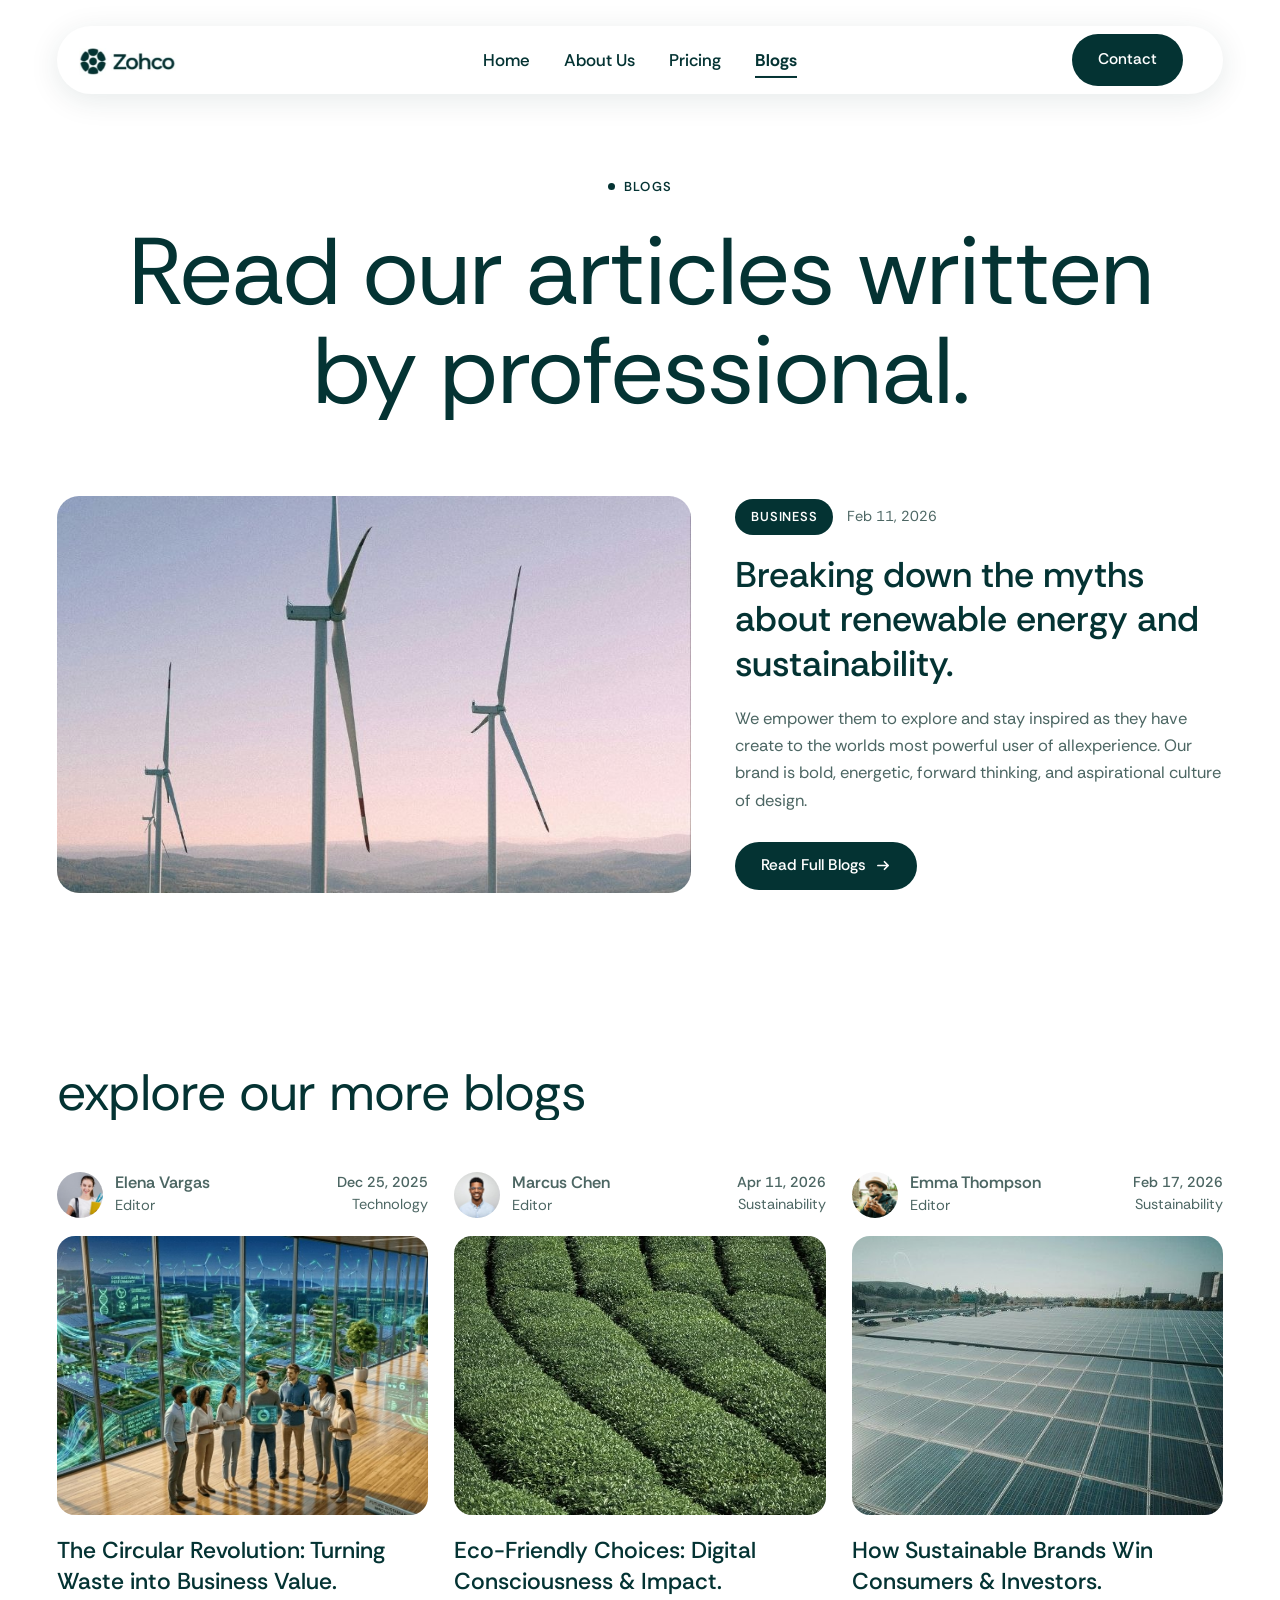
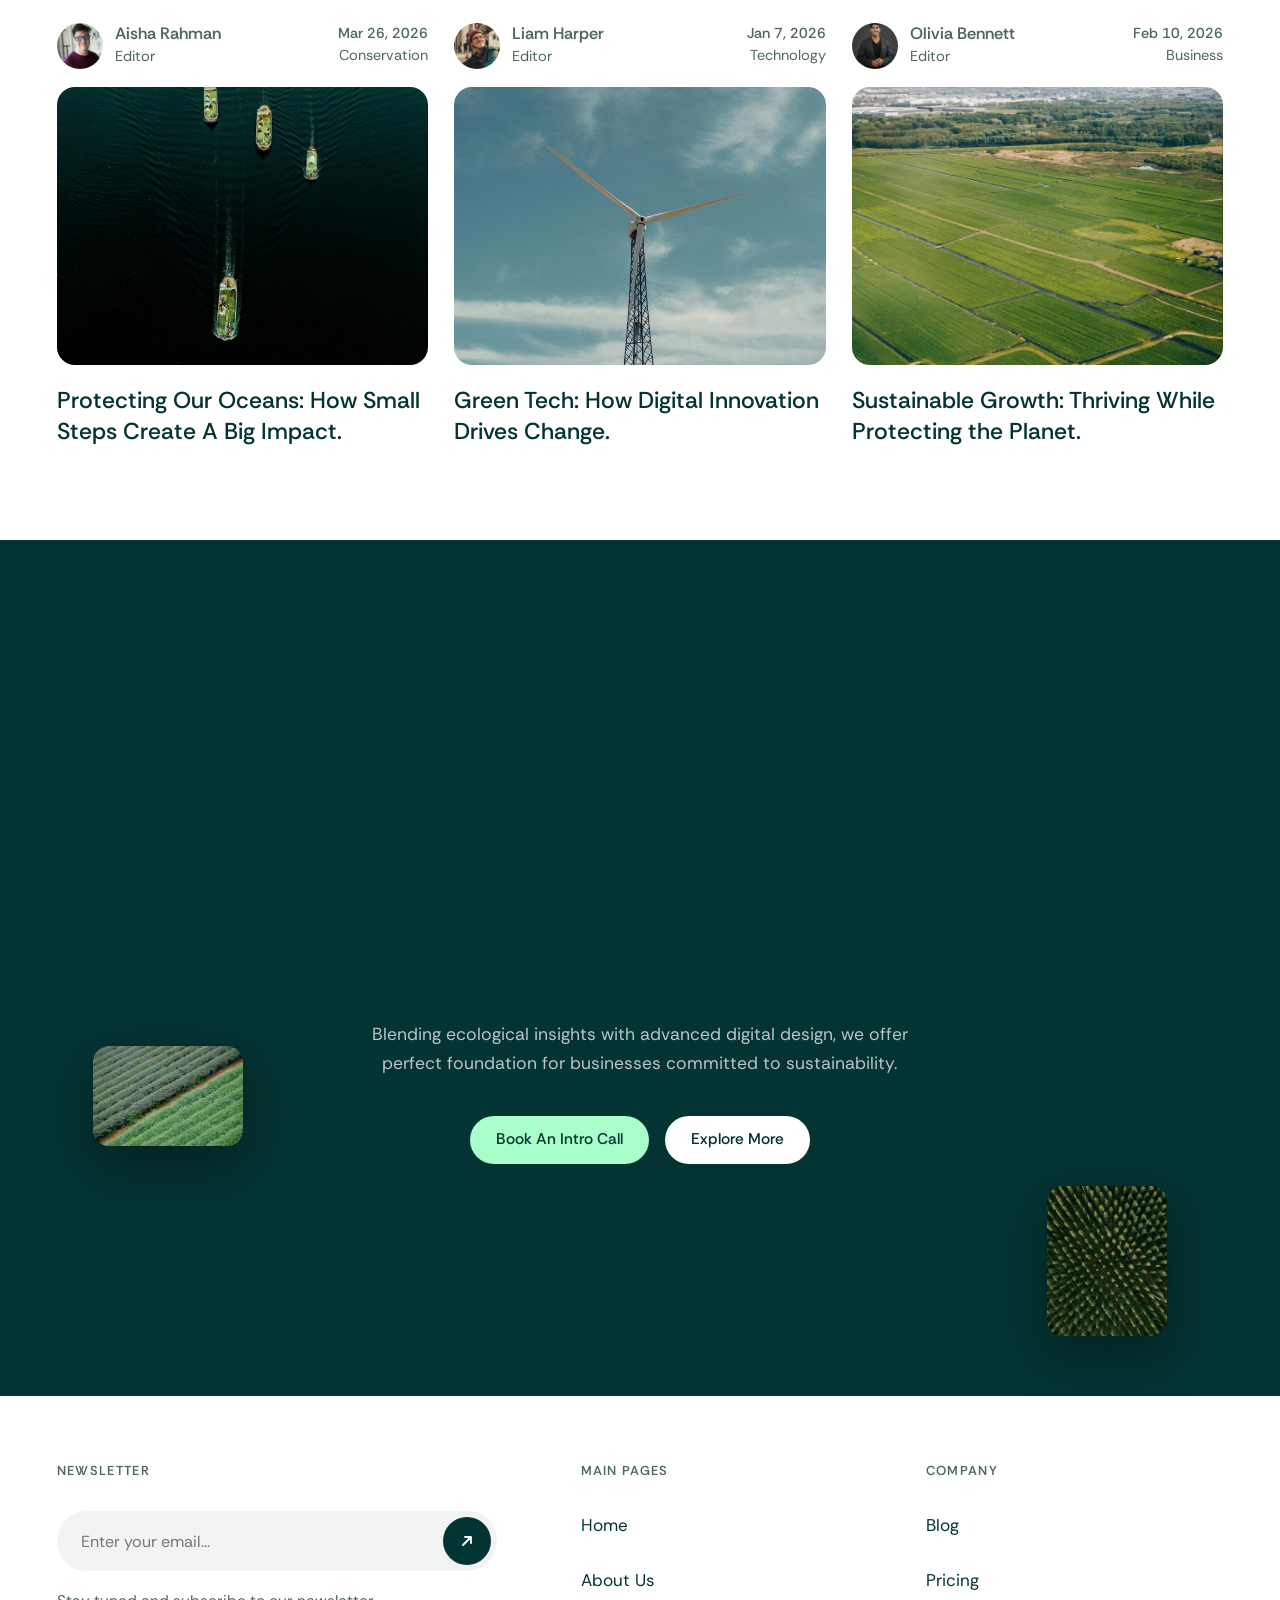
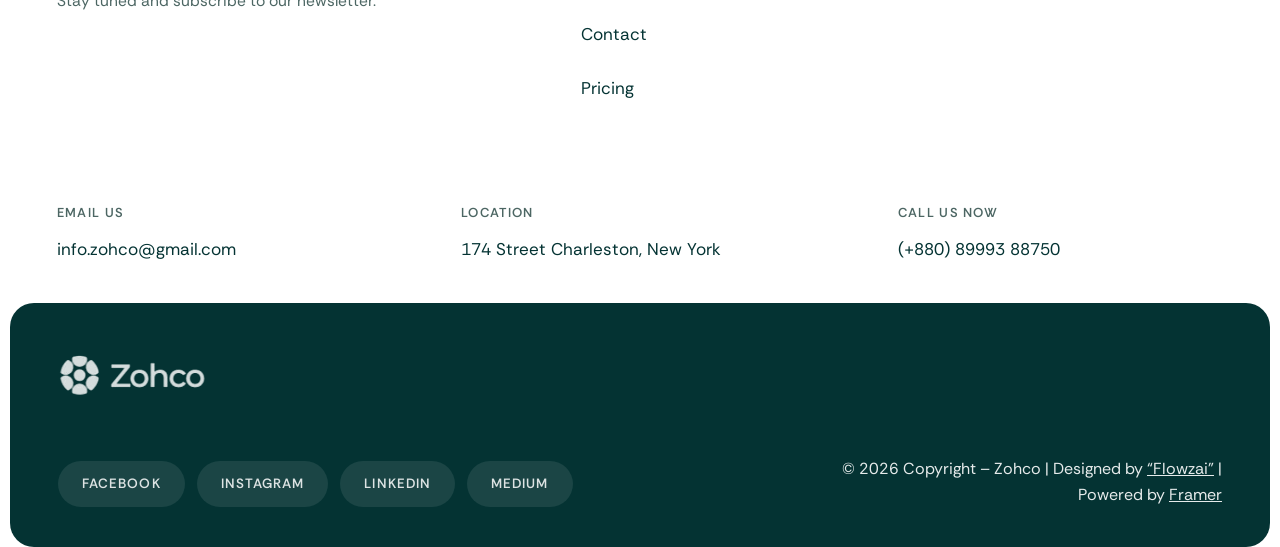
<file: blog.html>
<!doctype html>
<html lang="en" class="no-js">
<head>
<meta charset="utf-8">
<meta name="viewport" content="width=device-width, initial-scale=1">
<title>Zohco - Framer Ecommerce Website Template</title>
<meta name="description" content="Read our articles written by professional — latest news on sustainability, green tech and circular business.">
<link rel="icon" href="favicon.png">
<link rel="preconnect" href="https://fonts.googleapis.com">
<link rel="preconnect" href="https://fonts.gstatic.com" crossorigin>
<link rel="stylesheet" href="https://fonts.googleapis.com/css2?family=Rethink+Sans:ital,wght@0,400..800;1,400..800&display=swap">
<link rel="stylesheet" href="css/style.css">
<script>document.documentElement.classList.remove('no-js');document.documentElement.classList.add('js');</script>
</head>
<body>

<!-- NAV -->
<header class="nav" id="nav">
  <div class="nav-inner">
    <a href="index.html" class="logo" aria-label="Zohco home"><img src="assets/img/logo-src.jpg" alt="Zohco"></a>
    <nav class="nav-links" aria-label="Main">
      <a href="index.html">Home</a>
      <a href="about.html">About Us</a>
      <a href="pricing.html">Pricing</a>
      <a href="blog.html" class="active">Blogs</a>
    </nav>
    <div class="nav-cta">
      <a href="contact.html" class="btn btn-dark">Contact</a>
      <button class="burger" id="burger" aria-label="Open menu" aria-expanded="false"><span></span><span></span><span></span></button>
    </div>
  </div>
</header>
<div class="mobile-menu" id="mobileMenu">
  <a class="m-link" href="index.html">Home</a>
  <a class="m-link" href="about.html">About Us</a>
  <a class="m-link" href="pricing.html">Pricing</a>
  <a class="m-link" href="blog.html">Blogs</a>
  <a class="m-link" href="contact.html">Contact</a>
  <div class="m-foot">info.zohco@gmail.com · (+880) 89993 88750</div>
</div>

<main>

<!-- ============ BLOG HERO ============ -->
<section class="phero">
  <div class="container">
    <span class="label">Blogs</span>
    <h1 class="h1 split">Read our articles written by professional.</h1>
  </div>
</section>

<!-- ============ FEATURED POST ============ -->
<section class="section" style="padding-top:36px;padding-bottom:0">
  <div class="container">
    <article class="feature-post">
      <div class="ph" data-reveal="left"><img src="assets/img/wind-dusk.jpg" alt=""></div>
      <div data-reveal="right">
        <div class="fp-meta"><span class="cat">Business</span><span>Feb 11, 2026</span></div>
        <h2>Breaking down the myths about renewable energy and sustainability.</h2>
        <p>We empower them to explore and stay inspired as they have create to the worlds most powerful user of allexperience. Our brand is bold, energetic, forward thinking, and aspirational culture of design.</p>
        <span class="btn btn-dark">Read full blogs
          <svg class="arw" width="15" height="15" viewBox="0 0 16 16" fill="none" aria-hidden="true"><path d="M2 8h11M9 4l4 4-4 4" stroke="currentColor" stroke-width="1.8" stroke-linecap="round" stroke-linejoin="round"/></svg>
        </span>
      </div>
    </article>
  </div>
</section>

<!-- ============ BLOG GRID ============ -->
<section class="section">
  <div class="container">
    <div class="blogs-head">
      <h2 class="h2 split">explore our more blogs</h2>
    </div>

    <div class="post-grid">
      <div class="post-card" data-reveal style="--d:.05s">
        <div class="post-top">
          <span class="post-author"><img src="assets/img/person-4.jpg" alt=""><span><b>Elena Vargas</b><span>Editor</span></span></span>
          <span class="post-meta"><b>Dec 25, 2025</b>Technology</span>
        </div>
        <div class="post-thumb"><img src="assets/img/blog-1.jpg" alt=""></div>
        <h3>The Circular Revolution: Turning Waste into Business Value.</h3>
      </div>

      <div class="post-card" data-reveal style="--d:.15s">
        <div class="post-top">
          <span class="post-author"><img src="assets/img/avatar-4.jpg" alt=""><span><b>Marcus Chen</b><span>Editor</span></span></span>
          <span class="post-meta"><b>Apr 11, 2026</b>Sustainability</span>
        </div>
        <div class="post-thumb"><img src="assets/img/blog-2.jpg" alt=""></div>
        <h3>Eco-Friendly Choices: Digital Consciousness &amp; Impact.</h3>
      </div>

      <div class="post-card" data-reveal style="--d:.25s">
        <div class="post-top">
          <span class="post-author"><img src="assets/img/avatar-2.jpg" alt=""><span><b>Emma Thompson</b><span>Editor</span></span></span>
          <span class="post-meta"><b>Feb 17, 2026</b>Sustainability</span>
        </div>
        <div class="post-thumb"><img src="assets/img/solar-panels.jpg" alt=""></div>
        <h3>How Sustainable Brands Win Consumers &amp; Investors.</h3>
      </div>

      <div class="post-card" data-reveal style="--d:.05s">
        <div class="post-top">
          <span class="post-author"><img src="assets/img/avatar-1.jpg" alt=""><span><b>Aisha Rahman</b><span>Editor</span></span></span>
          <span class="post-meta"><b>Mar 26, 2026</b>Conservation</span>
        </div>
        <div class="post-thumb"><img src="assets/img/stat-boats.jpg" alt=""></div>
        <h3>Protecting Our Oceans: How Small Steps Create A Big Impact.</h3>
      </div>

      <div class="post-card" data-reveal style="--d:.15s">
        <div class="post-top">
          <span class="post-author"><img src="assets/img/avatar-3.jpg" alt=""><span><b>Liam Harper</b><span>Editor</span></span></span>
          <span class="post-meta"><b>Jan 7, 2026</b>Technology</span>
        </div>
        <div class="post-thumb"><img src="assets/img/wind-aerial.jpg" alt=""></div>
        <h3>Green Tech: How Digital Innovation Drives Change.</h3>
      </div>

      <div class="post-card" data-reveal style="--d:.25s">
        <div class="post-top">
          <span class="post-author"><img src="assets/img/person-1.jpg" alt=""><span><b>Olivia Bennett</b><span>Editor</span></span></span>
          <span class="post-meta"><b>Feb 10, 2026</b>Business</span>
        </div>
        <div class="post-thumb"><img src="assets/img/farmland.jpg" alt=""></div>
        <h3>Sustainable Growth: Thriving While Protecting the Planet.</h3>
      </div>
    </div>
  </div>
</section>

</main>

<!-- CTA -->
<section class="cta on-dark">
  <div class="container">
    <span class="cta-img i1" data-reveal="fade"><img src="assets/img/solar-panels.jpg" alt=""></span>
    <span class="cta-img i2" data-reveal="fade"><img src="assets/img/wind-dusk.jpg" alt=""></span>
    <span class="cta-img i3" data-reveal="fade"><img src="assets/img/field-rows.jpg" alt=""></span>
    <span class="cta-img i4" data-reveal="fade"><img src="assets/img/forest-dark.jpg" alt=""></span>
    <span class="cta-img i5" data-reveal="fade"><img src="assets/img/rainbow-field.jpg" alt=""></span>
    <div class="cta-inner">
      <h2 class="h2 split">Your adventure awaits — start eco exploring now.</h2>
      <p data-reveal>Blending ecological insights with advanced digital design, we offer perfect foundation for businesses committed to sustainability.</p>
      <div class="cta-btns" data-reveal style="--d:.1s">
        <a href="contact.html" class="btn btn-mint">Book an intro call</a>
        <a href="pricing.html" class="btn btn-white">Explore more</a>
      </div>
    </div>
  </div>
</section>

<!-- FOOTER -->
<footer class="footer">
  <div class="container">
    <div class="f-top">
      <div class="f-news">
        <div class="f-label">Newsletter</div>
        <form class="news-form" onsubmit="return false">
          <input type="email" placeholder="Enter your email..." aria-label="Email">
          <button type="submit" aria-label="Subscribe"><svg width="16" height="16" viewBox="0 0 16 16" fill="none"><path d="M4 12 12 4M6 4h6v6" stroke="currentColor" stroke-width="1.8" stroke-linecap="round" stroke-linejoin="round"/></svg></button>
        </form>
        <p>Stay tuned and subscribe to our newsletter.</p>
      </div>
      <div class="f-col">
        <div class="f-label">main pages</div>
        <ul>
          <li><a href="index.html">Home</a></li>
          <li><a href="about.html">about us</a></li>
          <li><a href="contact.html">contact</a></li>
          <li><a href="pricing.html">Pricing</a></li>
        </ul>
      </div>
      <div class="f-col">
        <div class="f-label">Company</div>
        <ul>
          <li><a href="blog.html">blog</a></li>
          <li><a href="pricing.html">Pricing</a></li>
        </ul>
      </div>
    </div>

    <div class="f-info">
      <div><div class="f-label">Email Us</div><a href="mailto:info.zohco@gmail.com">info.zohco@gmail.com</a></div>
      <div><div class="f-label">Location</div><p>174 Street Charleston, New York</p></div>
      <div><div class="f-label">Call Us Now</div><a href="tel:+8808999388750">(+880) 89993 88750</a></div>
    </div>

    <div class="f-down">
      <a href="index.html" class="f-logo"><img src="assets/img/logo-white.png" alt="Zohco"></a>
      <div class="f-bottom-row">
        <div class="socials">
          <a href="https://www.facebook.com/" target="_blank" rel="noopener">Facebook</a>
          <a href="https://www.instagram.com/" target="_blank" rel="noopener">Instagram</a>
          <a href="https://www.linkedin.com/" target="_blank" rel="noopener">LinkedIn</a>
          <a href="https://medium.com/" target="_blank" rel="noopener">Medium</a>
        </div>
        <div class="f-copy">© 2026 Copyright – Zohco | Designed by <a href="https://www.framer.com/@flowzai/" target="_blank" rel="noopener">“Flowzai”</a> | Powered by <a href="https://www.framer.com/" target="_blank" rel="noopener">Framer</a></div>
      </div>
    </div>
  </div>
</footer>



<button class="to-top" id="toTop" aria-label="Back to top">
  <svg width="17" height="17" viewBox="0 0 16 16" fill="none"><path d="M8 14V3M4 7l4-4 4 4" stroke="currentColor" stroke-width="1.8" stroke-linecap="round" stroke-linejoin="round"/></svg>
</button>

<script src="js/main.js"></script>
</body>
</html>
</file>
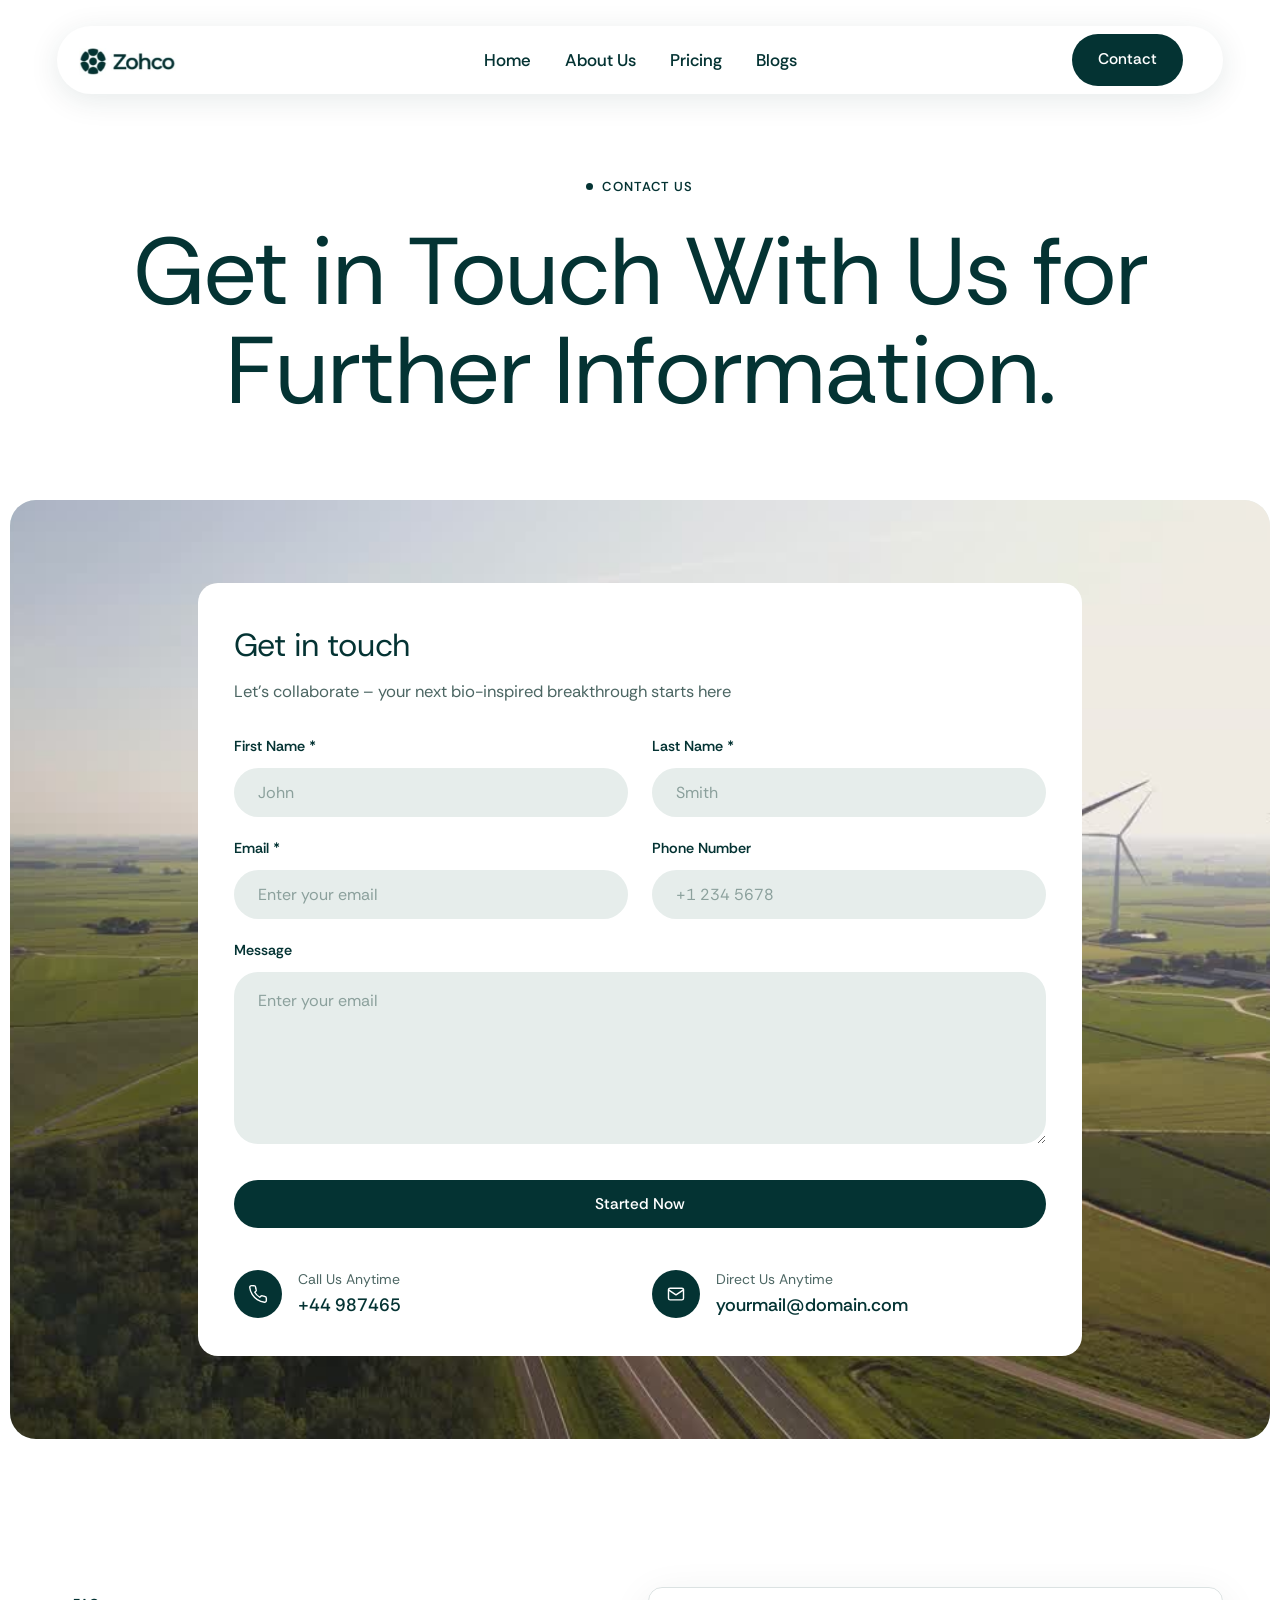
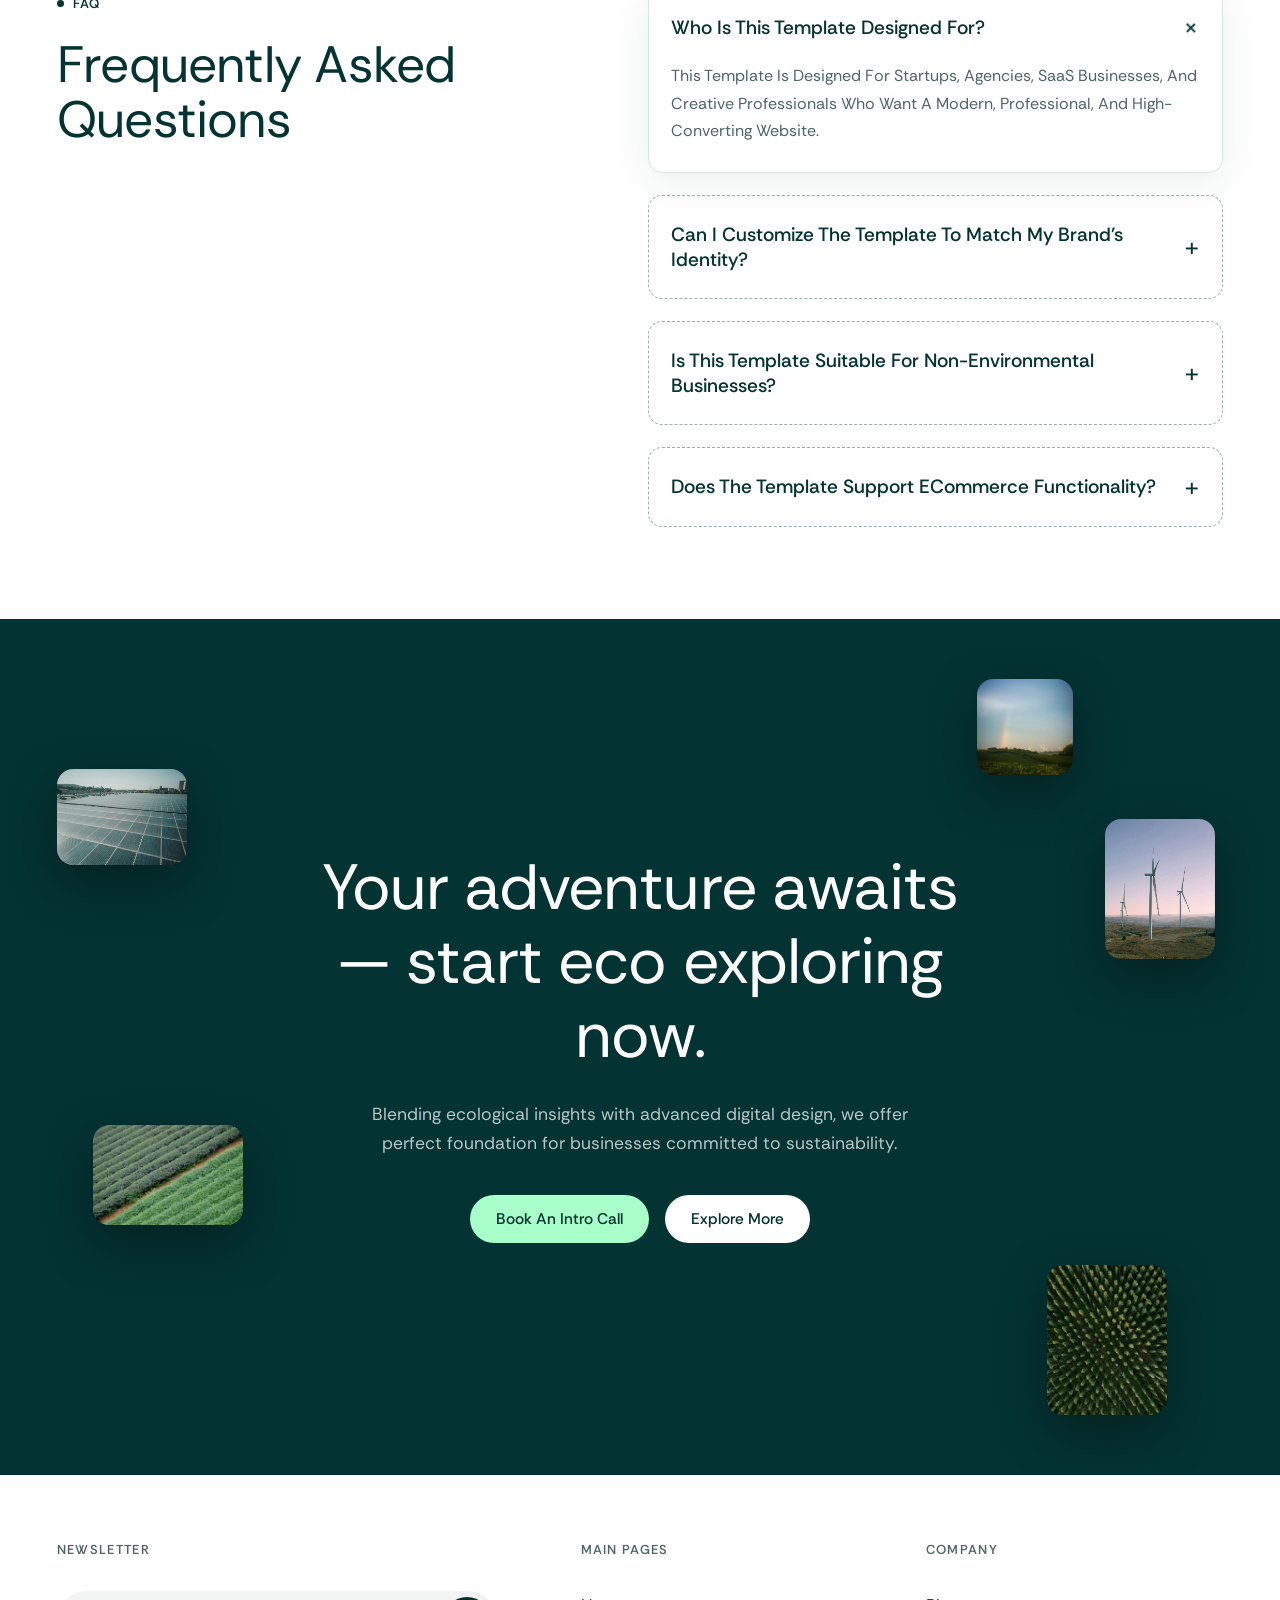
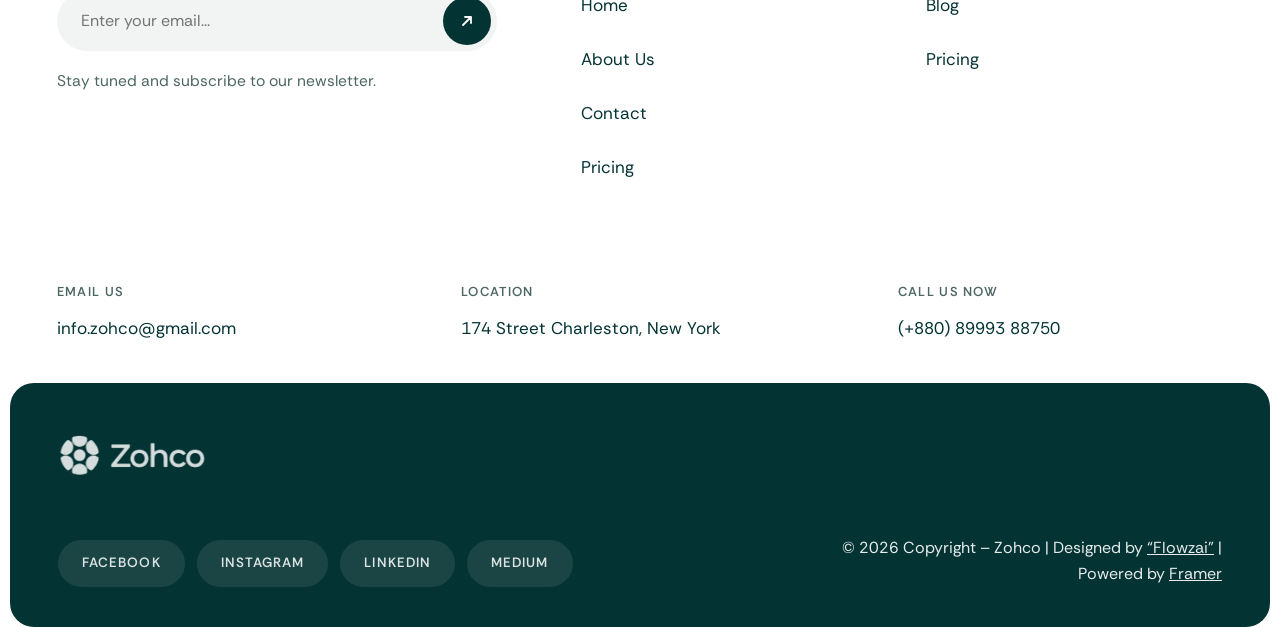
<file: contact.html>
<!doctype html>
<html lang="en" class="no-js">
<head>
<meta charset="utf-8">
<meta name="viewport" content="width=device-width, initial-scale=1">
<title>Zohco - Framer Ecommerce Website Template</title>
<meta name="description" content="Get in touch with us for further information — let's collaborate, your next bio-inspired breakthrough starts here.">
<link rel="icon" href="favicon.png">
<link rel="preconnect" href="https://fonts.googleapis.com">
<link rel="preconnect" href="https://fonts.gstatic.com" crossorigin>
<link rel="stylesheet" href="https://fonts.googleapis.com/css2?family=Rethink+Sans:ital,wght@0,400..800;1,400..800&display=swap">
<link rel="stylesheet" href="css/style.css">
<script>document.documentElement.classList.remove('no-js');document.documentElement.classList.add('js');</script>
</head>
<body>

<!-- NAV -->
<header class="nav" id="nav">
  <div class="nav-inner">
    <a href="index.html" class="logo" aria-label="Zohco home"><img src="assets/img/logo-src.jpg" alt="Zohco"></a>
    <nav class="nav-links" aria-label="Main">
      <a href="index.html">Home</a>
      <a href="about.html">About Us</a>
      <a href="pricing.html">Pricing</a>
      <a href="blog.html">Blogs</a>
    </nav>
    <div class="nav-cta">
      <a href="contact.html" class="btn btn-dark active">Contact</a>
      <button class="burger" id="burger" aria-label="Open menu" aria-expanded="false"><span></span><span></span><span></span></button>
    </div>
  </div>
</header>
<div class="mobile-menu" id="mobileMenu">
  <a class="m-link" href="index.html">Home</a>
  <a class="m-link" href="about.html">About Us</a>
  <a class="m-link" href="pricing.html">Pricing</a>
  <a class="m-link" href="blog.html">Blogs</a>
  <a class="m-link active" href="contact.html">Contact</a>
  <div class="m-foot">info.zohco@gmail.com · (+880) 89993 88750</div>
</div>

<main>

<!-- ============ CONTACT HERO ============ -->
<section class="phero">
  <div class="container">
    <span class="label">Contact us</span>
    <h1 class="h1 split">Get in Touch With Us for Further Information.</h1>
  </div>
</section>

<!-- ============ FORM ============ -->
<section class="section" style="padding-top:40px;padding-bottom:56px">
  <div class="container">
    <div class="form-band">
      <video class="band-video" autoplay muted loop playsinline poster="assets/img/hero-poster.jpg" aria-hidden="true">
        <source src="assets/video/hero.mp4" type="video/mp4">
      </video>
      <div class="form-card" data-reveal>
        <h3 class="h4">Get in touch</h3>
        <p class="f-desc">Let's collaborate – your next bio-inspired breakthrough starts here</p>

        <form onsubmit="return false">
          <div class="f-row">
            <div class="field">
              <label for="fn">First Name *</label>
              <input id="fn" type="text" placeholder="John">
            </div>
            <div class="field">
              <label for="ln">Last name *</label>
              <input id="ln" type="text" placeholder="Smith">
            </div>
          </div>
          <div class="f-row">
            <div class="field">
              <label for="em">Email *</label>
              <input id="em" type="email" placeholder="Enter your email">
            </div>
            <div class="field">
              <label for="ph">Phone number</label>
              <input id="ph" type="tel" placeholder="+1 234 5678">
            </div>
          </div>
          <div class="field">
            <label for="ms">Message</label>
            <textarea id="ms" placeholder="Enter your email"></textarea>
          </div>
          <button class="btn btn-dark" type="submit">Started now</button>
        </form>

        <div class="f-details">
          <div class="d-item">
            <span class="d-ic"><svg width="20" height="20" viewBox="0 0 24 24" fill="none" stroke="#fff" stroke-width="1.7" stroke-linecap="round" stroke-linejoin="round"><path d="M22 16.9v3a2 2 0 0 1-2.2 2 19.8 19.8 0 0 1-8.6-3.1 19.5 19.5 0 0 1-6-6A19.8 19.8 0 0 1 2.1 4.2 2 2 0 0 1 4.1 2h3a2 2 0 0 1 2 1.7c.1 1 .4 2 .7 2.9a2 2 0 0 1-.4 2.1L8.1 9.9a16 16 0 0 0 6 6l1.2-1.2a2 2 0 0 1 2.1-.5c.9.4 1.9.6 2.9.8a2 2 0 0 1 1.7 2Z"/></svg></span>
            <div><span>Call us anytime</span><b>+44 987465</b></div>
          </div>
          <div class="d-item">
            <span class="d-ic"><svg width="20" height="20" viewBox="0 0 24 24" fill="none" stroke="#fff" stroke-width="1.7" stroke-linecap="round" stroke-linejoin="round"><rect x="3" y="5" width="18" height="14" rx="2"/><path d="m3 7 9 6 9-6"/></svg></span>
            <div><span>Direct us anytime</span><b>yourmail@domain.com</b></div>
          </div>
        </div>
      </div>
    </div>
  </div>
</section>

<!-- ============ FAQ ============ -->
<section class="section faq-sec">
  <div class="container">
    <div class="faq-wrap">
      <div class="section-head">
        <span class="label" data-reveal="fade">FAQ</span>
        <h2 class="h2 split">Frequently Asked Questions</h2>
      </div>

      <div class="faq">
        <div class="faq-item open">
          <button class="faq-q" type="button" aria-expanded="true">Who is this template designed for?<span class="pm">+</span></button>
          <div class="faq-a"><p>This template is designed for startups, agencies, SaaS businesses, and creative professionals who want a modern, professional, and high-converting website.</p></div>
        </div>
        <div class="faq-item">
          <button class="faq-q" type="button" aria-expanded="false">Can I customize the template to match my brand's identity?<span class="pm">+</span></button>
          <div class="faq-a"><p>Yes, every element is fully customizable. You can easily modify the colors, fonts, and layouts to ensure the design perfectly aligns with your unique brand identity.</p></div>
        </div>
        <div class="faq-item">
          <button class="faq-q" type="button" aria-expanded="false">Is this template suitable for non-environmental businesses?<span class="pm">+</span></button>
          <div class="faq-a"><p>Yes, this template is fully flexible and can be easily customized for startups, agencies, SaaS companies, corporate brands, and many other business types.</p></div>
        </div>
        <div class="faq-item">
          <button class="faq-q" type="button" aria-expanded="false">Does the template support eCommerce functionality?<span class="pm">+</span></button>
          <div class="faq-a"><p>Yes, the template supports eCommerce can be integrated with payment systems, product showcases, and conversion-focused shopping experiences.</p></div>
        </div>
      </div>
    </div>
  </div>
</section>

</main>

<!-- CTA -->
<section class="cta on-dark">
  <div class="container">
    <span class="cta-img i1" data-reveal="fade"><img src="assets/img/solar-panels.jpg" alt=""></span>
    <span class="cta-img i2" data-reveal="fade"><img src="assets/img/wind-dusk.jpg" alt=""></span>
    <span class="cta-img i3" data-reveal="fade"><img src="assets/img/field-rows.jpg" alt=""></span>
    <span class="cta-img i4" data-reveal="fade"><img src="assets/img/forest-dark.jpg" alt=""></span>
    <span class="cta-img i5" data-reveal="fade"><img src="assets/img/rainbow-field.jpg" alt=""></span>
    <div class="cta-inner">
      <h2 class="h2 split">Your adventure awaits — start eco exploring now.</h2>
      <p data-reveal>Blending ecological insights with advanced digital design, we offer perfect foundation for businesses committed to sustainability.</p>
      <div class="cta-btns" data-reveal style="--d:.1s">
        <a href="contact.html" class="btn btn-mint">Book an intro call</a>
        <a href="pricing.html" class="btn btn-white">Explore more</a>
      </div>
    </div>
  </div>
</section>

<!-- FOOTER -->
<footer class="footer">
  <div class="container">
    <div class="f-top">
      <div class="f-news">
        <div class="f-label">Newsletter</div>
        <form class="news-form" onsubmit="return false">
          <input type="email" placeholder="Enter your email..." aria-label="Email">
          <button type="submit" aria-label="Subscribe"><svg width="16" height="16" viewBox="0 0 16 16" fill="none"><path d="M4 12 12 4M6 4h6v6" stroke="currentColor" stroke-width="1.8" stroke-linecap="round" stroke-linejoin="round"/></svg></button>
        </form>
        <p>Stay tuned and subscribe to our newsletter.</p>
      </div>
      <div class="f-col">
        <div class="f-label">main pages</div>
        <ul>
          <li><a href="index.html">Home</a></li>
          <li><a href="about.html">about us</a></li>
          <li><a href="contact.html">contact</a></li>
          <li><a href="pricing.html">Pricing</a></li>
        </ul>
      </div>
      <div class="f-col">
        <div class="f-label">Company</div>
        <ul>
          <li><a href="blog.html">blog</a></li>
          <li><a href="pricing.html">Pricing</a></li>
        </ul>
      </div>
    </div>

    <div class="f-info">
      <div><div class="f-label">Email Us</div><a href="mailto:info.zohco@gmail.com">info.zohco@gmail.com</a></div>
      <div><div class="f-label">Location</div><p>174 Street Charleston, New York</p></div>
      <div><div class="f-label">Call Us Now</div><a href="tel:+8808999388750">(+880) 89993 88750</a></div>
    </div>

    <div class="f-down">
      <a href="index.html" class="f-logo"><img src="assets/img/logo-white.png" alt="Zohco"></a>
      <div class="f-bottom-row">
        <div class="socials">
          <a href="https://www.facebook.com/" target="_blank" rel="noopener">Facebook</a>
          <a href="https://www.instagram.com/" target="_blank" rel="noopener">Instagram</a>
          <a href="https://www.linkedin.com/" target="_blank" rel="noopener">LinkedIn</a>
          <a href="https://medium.com/" target="_blank" rel="noopener">Medium</a>
        </div>
        <div class="f-copy">© 2026 Copyright – Zohco | Designed by <a href="https://www.framer.com/@flowzai/" target="_blank" rel="noopener">“Flowzai”</a> | Powered by <a href="https://www.framer.com/" target="_blank" rel="noopener">Framer</a></div>
      </div>
    </div>
  </div>
</footer>



<button class="to-top" id="toTop" aria-label="Back to top">
  <svg width="17" height="17" viewBox="0 0 16 16" fill="none"><path d="M8 14V3M4 7l4-4 4 4" stroke="currentColor" stroke-width="1.8" stroke-linecap="round" stroke-linejoin="round"/></svg>
</button>

<script src="js/main.js"></script>
</body>
</html>
</file>
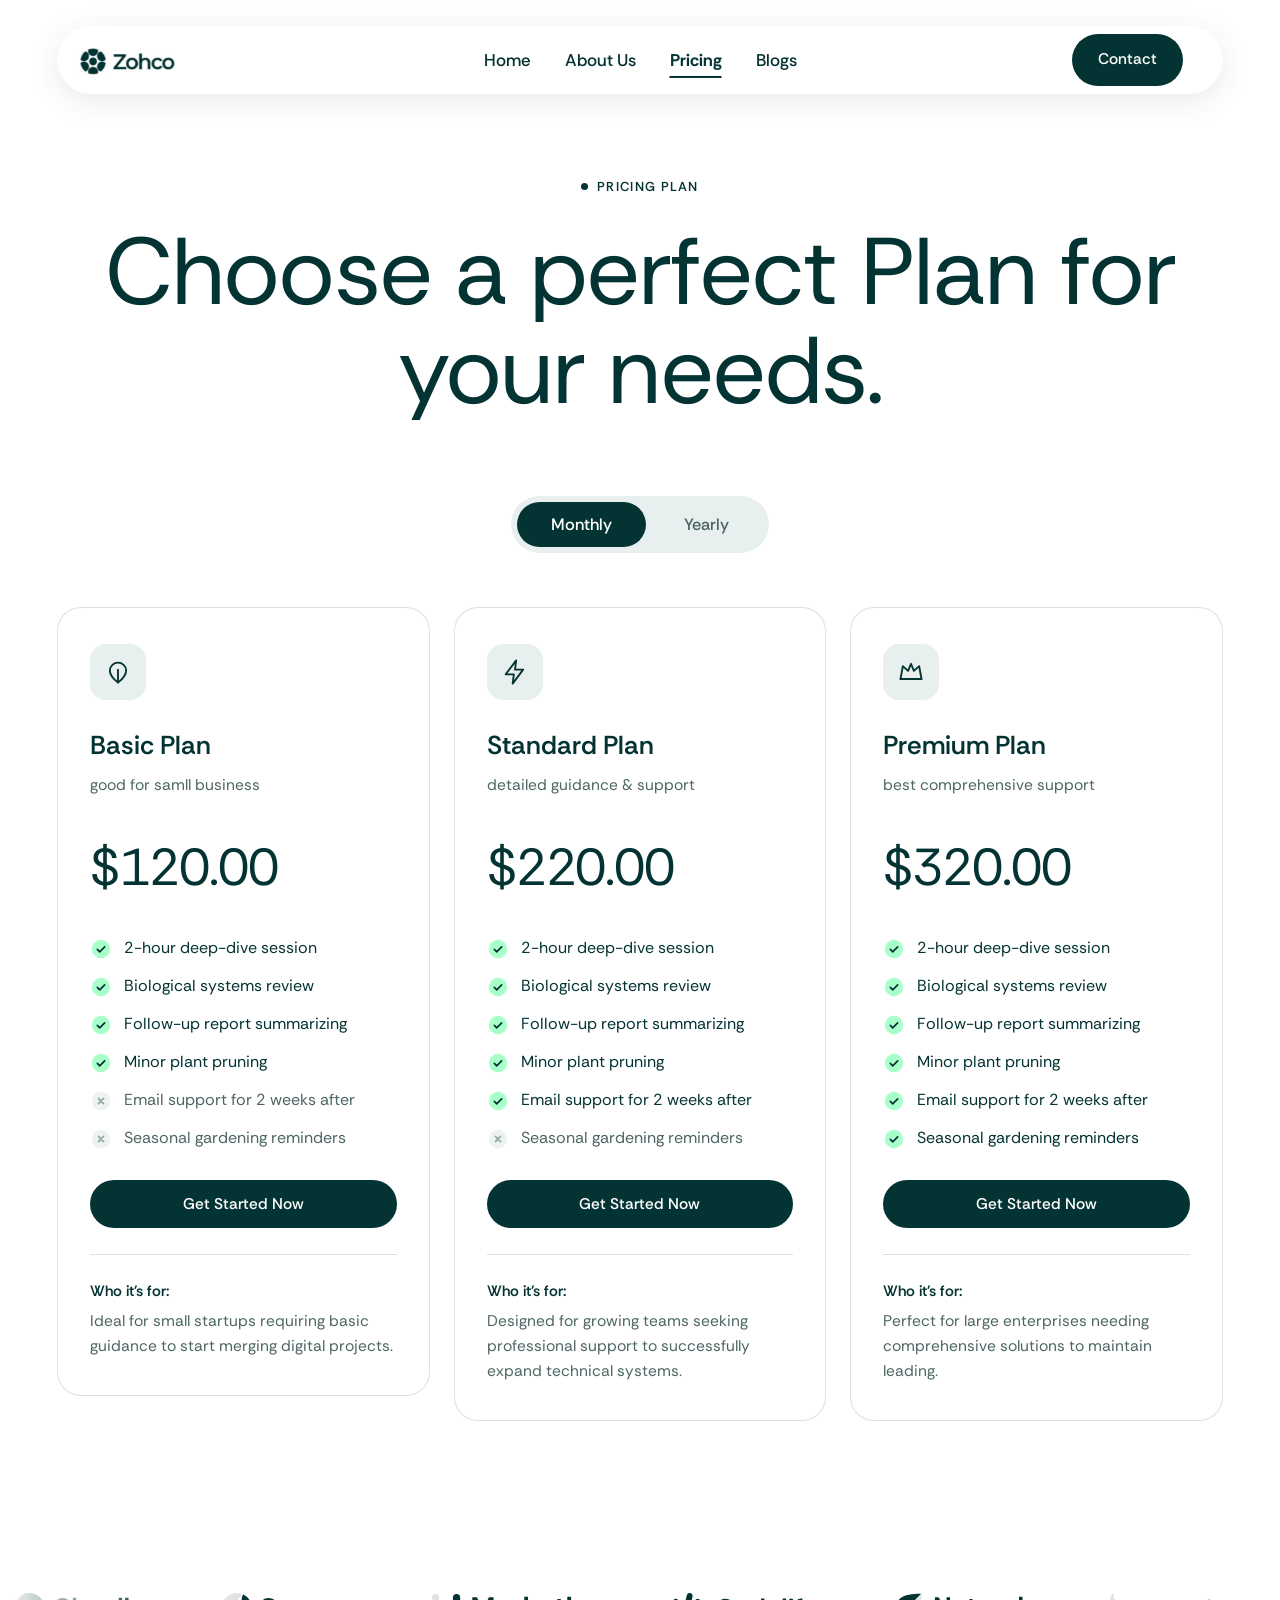
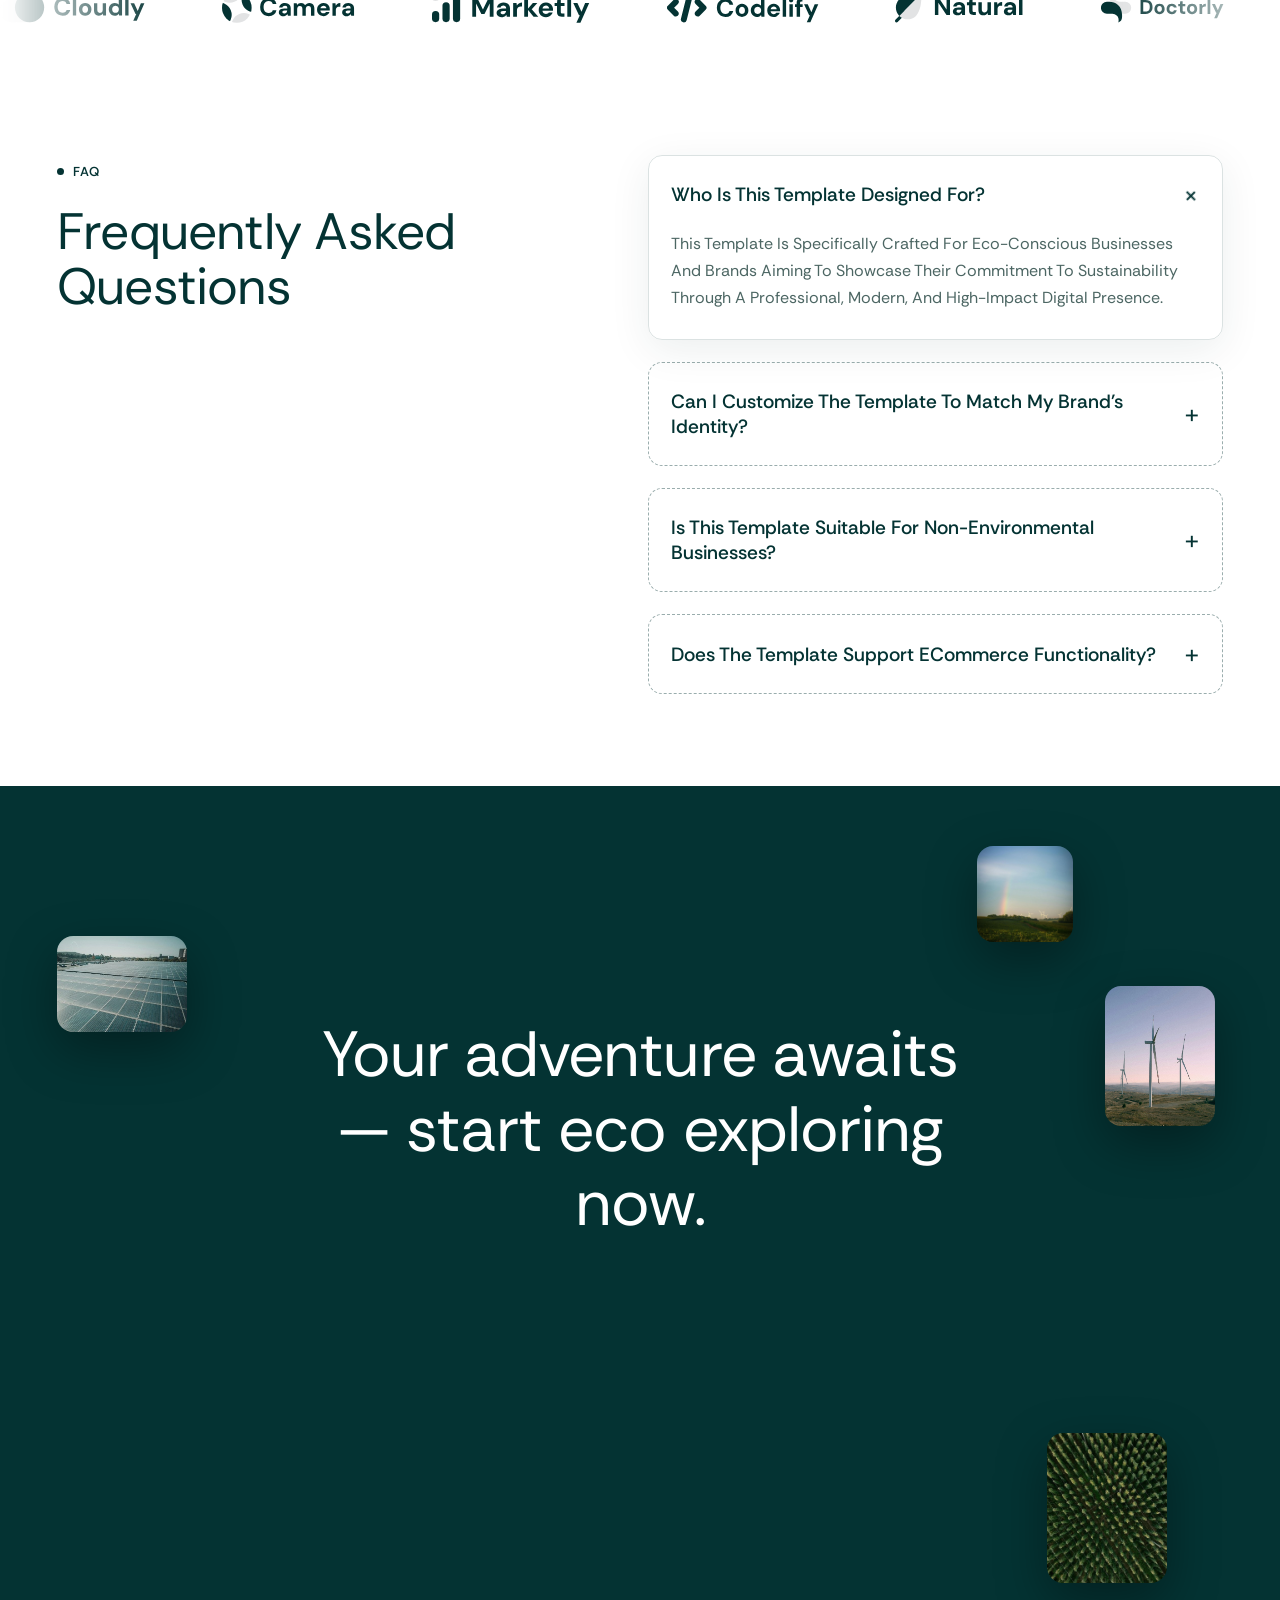
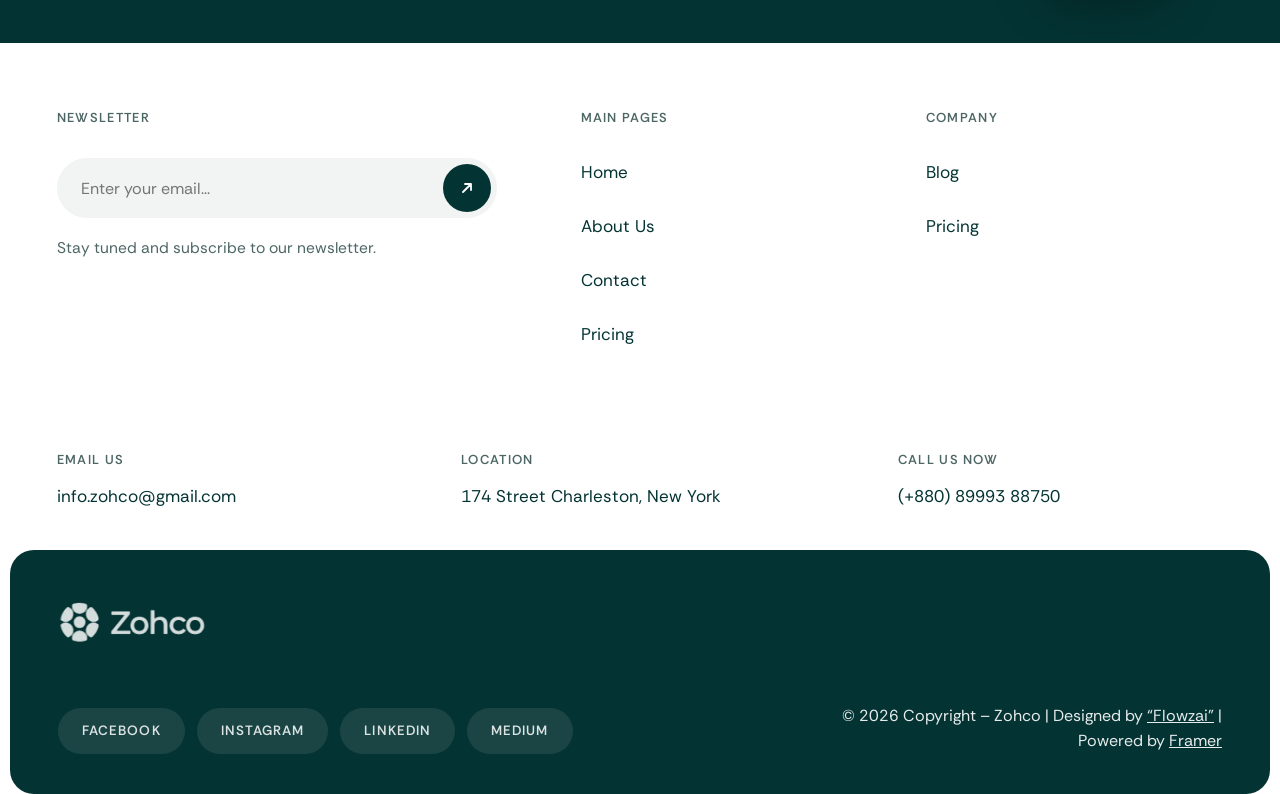
<file: pricing.html>
<!doctype html>
<html lang="en" class="no-js">
<head>
<meta charset="utf-8">
<meta name="viewport" content="width=device-width, initial-scale=1">
<title>Zohco - Framer Ecommerce Website Template</title>
<meta name="description" content="Zohco pricing — choose a perfect plan for your needs. Simple, transparent pricing for eco-conscious businesses.">
<link rel="icon" href="favicon.png">
<link rel="preconnect" href="https://fonts.googleapis.com">
<link rel="preconnect" href="https://fonts.gstatic.com" crossorigin>
<link rel="stylesheet" href="https://fonts.googleapis.com/css2?family=Rethink+Sans:ital,wght@0,400..800;1,400..800&display=swap">
<link rel="stylesheet" href="css/style.css">
<script>document.documentElement.classList.remove('no-js');document.documentElement.classList.add('js');</script>
</head>
<body>

<!-- NAV -->
<header class="nav" id="nav">
  <div class="nav-inner">
    <a href="index.html" class="logo" aria-label="Zohco home"><img src="assets/img/logo-src.jpg" alt="Zohco"></a>
    <nav class="nav-links" aria-label="Main">
      <a href="index.html">Home</a>
      <a href="about.html">About Us</a>
      <a href="pricing.html" class="active">Pricing</a>
      <a href="blog.html">Blogs</a>
    </nav>
    <div class="nav-cta">
      <a href="contact.html" class="btn btn-dark">Contact</a>
      <button class="burger" id="burger" aria-label="Open menu" aria-expanded="false"><span></span><span></span><span></span></button>
    </div>
  </div>
</header>
<div class="mobile-menu" id="mobileMenu">
  <a class="m-link" href="index.html">Home</a>
  <a class="m-link" href="about.html">About Us</a>
  <a class="m-link" href="pricing.html">Pricing</a>
  <a class="m-link" href="blog.html">Blogs</a>
  <a class="m-link" href="contact.html">Contact</a>
  <div class="m-foot">info.zohco@gmail.com · (+880) 89993 88750</div>
</div>

<main>

<!-- ============ PRICING HERO ============ -->
<section class="phero">
  <div class="container">
    <span class="label">Pricing plan</span>
    <h1 class="h1 split">Choose a perfect Plan for your needs.</h1>
  </div>
</section>

<!-- ============ PLANS ============ -->
<section class="section" style="padding-top:36px">
  <div class="container">
    <div class="price-toggle" role="group" aria-label="Billing cycle">
      <button type="button" class="on" data-cycle="monthly">Monthly</button>
      <button type="button" data-cycle="yearly">Yearly</button>
    </div>

    <div class="plans">
      <article class="plan" data-reveal style="--d:.05s">
        <span class="p-ic"><svg width="28" height="28" viewBox="0 0 24 24" fill="none" stroke="#043333" stroke-width="1.6" stroke-linecap="round" stroke-linejoin="round"><path d="M12 21c-4-3-7-6.5-7-10.5A7 7 0 0 1 12 4a7 7 0 0 1 7 6.5c0 4-3 7.5-7 10.5Z"/><path d="M12 10v11"/></svg></span>
        <h3>Basic Plan</h3>
        <div class="p-sub">good for samll business</div>
        <div class="p-price">$<span data-monthly="120.00" data-yearly="1200.00">120.00</span></div>
        <ul>
          <li><svg viewBox="0 0 24 24"><circle cx="12" cy="12" r="10" fill="#A9FFCA"/><path d="m8 12.5 2.6 2.6L16 9.6" stroke="#043333" stroke-width="1.8" fill="none" stroke-linecap="round" stroke-linejoin="round"/></svg>2-hour deep-dive session</li>
          <li><svg viewBox="0 0 24 24"><circle cx="12" cy="12" r="10" fill="#A9FFCA"/><path d="m8 12.5 2.6 2.6L16 9.6" stroke="#043333" stroke-width="1.8" fill="none" stroke-linecap="round" stroke-linejoin="round"/></svg>Biological systems review</li>
          <li><svg viewBox="0 0 24 24"><circle cx="12" cy="12" r="10" fill="#A9FFCA"/><path d="m8 12.5 2.6 2.6L16 9.6" stroke="#043333" stroke-width="1.8" fill="none" stroke-linecap="round" stroke-linejoin="round"/></svg>Follow-up report summarizing</li>
          <li><svg viewBox="0 0 24 24"><circle cx="12" cy="12" r="10" fill="#A9FFCA"/><path d="m8 12.5 2.6 2.6L16 9.6" stroke="#043333" stroke-width="1.8" fill="none" stroke-linecap="round" stroke-linejoin="round"/></svg>Minor plant pruning</li>
          <li class="no"><svg viewBox="0 0 24 24"><circle cx="12" cy="12" r="10" fill="#EDF3F1"/><path d="m9.2 9.2 5.6 5.6M14.8 9.2l-5.6 5.6" stroke="#93a8a4" stroke-width="1.8" fill="none" stroke-linecap="round"/></svg>Email support for 2 weeks after</li>
          <li class="no"><svg viewBox="0 0 24 24"><circle cx="12" cy="12" r="10" fill="#EDF3F1"/><path d="m9.2 9.2 5.6 5.6M14.8 9.2l-5.6 5.6" stroke="#93a8a4" stroke-width="1.8" fill="none" stroke-linecap="round"/></svg>Seasonal gardening reminders</li>
        </ul>
        <a href="contact.html" class="btn btn-dark">Get started now</a>
        <div class="p-who"><b>Who it's for:</b>Ideal for small startups requiring basic guidance to start merging digital projects.</div>
      </article>

      <article class="plan" data-reveal style="--d:.15s">
        <span class="p-ic"><svg width="28" height="28" viewBox="0 0 24 24" fill="none" stroke="#043333" stroke-width="1.6" stroke-linecap="round" stroke-linejoin="round"><path d="M13 2 4 14h7l-1 8 9-12h-7l1-8Z"/></svg></span>
        <h3>Standard Plan</h3>
        <div class="p-sub">detailed guidance &amp; support</div>
        <div class="p-price">$<span data-monthly="220.00" data-yearly="2200.00">220.00</span></div>
        <ul>
          <li><svg viewBox="0 0 24 24"><circle cx="12" cy="12" r="10" fill="#A9FFCA"/><path d="m8 12.5 2.6 2.6L16 9.6" stroke="#043333" stroke-width="1.8" fill="none" stroke-linecap="round" stroke-linejoin="round"/></svg>2-hour deep-dive session</li>
          <li><svg viewBox="0 0 24 24"><circle cx="12" cy="12" r="10" fill="#A9FFCA"/><path d="m8 12.5 2.6 2.6L16 9.6" stroke="#043333" stroke-width="1.8" fill="none" stroke-linecap="round" stroke-linejoin="round"/></svg>Biological systems review</li>
          <li><svg viewBox="0 0 24 24"><circle cx="12" cy="12" r="10" fill="#A9FFCA"/><path d="m8 12.5 2.6 2.6L16 9.6" stroke="#043333" stroke-width="1.8" fill="none" stroke-linecap="round" stroke-linejoin="round"/></svg>Follow-up report summarizing</li>
          <li><svg viewBox="0 0 24 24"><circle cx="12" cy="12" r="10" fill="#A9FFCA"/><path d="m8 12.5 2.6 2.6L16 9.6" stroke="#043333" stroke-width="1.8" fill="none" stroke-linecap="round" stroke-linejoin="round"/></svg>Minor plant pruning</li>
          <li><svg viewBox="0 0 24 24"><circle cx="12" cy="12" r="10" fill="#A9FFCA"/><path d="m8 12.5 2.6 2.6L16 9.6" stroke="#043333" stroke-width="1.8" fill="none" stroke-linecap="round" stroke-linejoin="round"/></svg>Email support for 2 weeks after</li>
          <li class="no"><svg viewBox="0 0 24 24"><circle cx="12" cy="12" r="10" fill="#EDF3F1"/><path d="m9.2 9.2 5.6 5.6M14.8 9.2l-5.6 5.6" stroke="#93a8a4" stroke-width="1.8" fill="none" stroke-linecap="round"/></svg>Seasonal gardening reminders</li>
        </ul>
        <a href="contact.html" class="btn btn-dark">Get started now</a>
        <div class="p-who"><b>Who it's for:</b>Designed for growing teams seeking professional support to successfully expand technical systems.</div>
      </article>

      <article class="plan" data-reveal style="--d:.25s">
        <span class="p-ic"><svg width="28" height="28" viewBox="0 0 24 24" fill="none" stroke="#043333" stroke-width="1.6" stroke-linecap="round" stroke-linejoin="round"><path d="M3 18 5 7l4.5 4L12 5l2.5 6L19 7l2 11H3Z"/><path d="M3 18h18"/></svg></span>
        <h3>Premium Plan</h3>
        <div class="p-sub">best comprehensive support</div>
        <div class="p-price">$<span data-monthly="320.00" data-yearly="3200.00">320.00</span></div>
        <ul>
          <li><svg viewBox="0 0 24 24"><circle cx="12" cy="12" r="10" fill="#A9FFCA"/><path d="m8 12.5 2.6 2.6L16 9.6" stroke="#043333" stroke-width="1.8" fill="none" stroke-linecap="round" stroke-linejoin="round"/></svg>2-hour deep-dive session</li>
          <li><svg viewBox="0 0 24 24"><circle cx="12" cy="12" r="10" fill="#A9FFCA"/><path d="m8 12.5 2.6 2.6L16 9.6" stroke="#043333" stroke-width="1.8" fill="none" stroke-linecap="round" stroke-linejoin="round"/></svg>Biological systems review</li>
          <li><svg viewBox="0 0 24 24"><circle cx="12" cy="12" r="10" fill="#A9FFCA"/><path d="m8 12.5 2.6 2.6L16 9.6" stroke="#043333" stroke-width="1.8" fill="none" stroke-linecap="round" stroke-linejoin="round"/></svg>Follow-up report summarizing</li>
          <li><svg viewBox="0 0 24 24"><circle cx="12" cy="12" r="10" fill="#A9FFCA"/><path d="m8 12.5 2.6 2.6L16 9.6" stroke="#043333" stroke-width="1.8" fill="none" stroke-linecap="round" stroke-linejoin="round"/></svg>Minor plant pruning</li>
          <li><svg viewBox="0 0 24 24"><circle cx="12" cy="12" r="10" fill="#A9FFCA"/><path d="m8 12.5 2.6 2.6L16 9.6" stroke="#043333" stroke-width="1.8" fill="none" stroke-linecap="round" stroke-linejoin="round"/></svg>Email support for 2 weeks after</li>
          <li><svg viewBox="0 0 24 24"><circle cx="12" cy="12" r="10" fill="#A9FFCA"/><path d="m8 12.5 2.6 2.6L16 9.6" stroke="#043333" stroke-width="1.8" fill="none" stroke-linecap="round" stroke-linejoin="round"/></svg>Seasonal gardening reminders</li>
        </ul>
        <a href="contact.html" class="btn btn-dark">Get started now</a>
        <div class="p-who"><b>Who it's for:</b>Perfect for large enterprises needing comprehensive solutions to maintain leading.</div>
      </article>
    </div>
  </div>
</section>

<!-- ============ BRANDS ============ -->
<section class="brands" aria-label="Brands">
  <div class="brands-mask">
    <div class="brands-track">
      <img src="assets/img/brands/cloudly.svg" alt="Cloudly">
      <img src="assets/img/brands/camera.svg" alt="Camera">
      <img src="assets/img/brands/marketly.svg" alt="Marketly">
      <img src="assets/img/brands/codelify.svg" alt="Codelify">
      <img src="assets/img/brands/natural.svg" alt="Natural">
      <img src="assets/img/brands/doctorly.svg" alt="Doctorly">
      <img src="assets/img/brands/architect.svg" alt="Architect">
      <img src="assets/img/brands/techlify.svg" alt="Techlify">
    </div>
    <div class="brands-track" aria-hidden="true">
      <img src="assets/img/brands/cloudly.svg" alt="">
      <img src="assets/img/brands/camera.svg" alt="">
      <img src="assets/img/brands/marketly.svg" alt="">
      <img src="assets/img/brands/codelify.svg" alt="">
      <img src="assets/img/brands/natural.svg" alt="">
      <img src="assets/img/brands/doctorly.svg" alt="">
      <img src="assets/img/brands/architect.svg" alt="">
      <img src="assets/img/brands/techlify.svg" alt="">
    </div>
  </div>
</section>



<!-- ============ FAQ ============ -->
<section class="section faq-sec">
  <div class="container">
    <div class="faq-wrap">
      <div class="section-head">
        <span class="label" data-reveal="fade">FAQ</span>
        <h2 class="h2 split">Frequently Asked Questions</h2>
      </div>

      <div class="faq">
        <div class="faq-item open">
          <button class="faq-q" type="button" aria-expanded="true">Who is this template designed for?<span class="pm">+</span></button>
          <div class="faq-a"><p>This template is specifically crafted for eco-conscious businesses and brands aiming to showcase their commitment to sustainability through a professional, modern, and high-impact digital presence.</p></div>
        </div>
        <div class="faq-item">
          <button class="faq-q" type="button" aria-expanded="false">Can I customize the template to match my brand's identity?<span class="pm">+</span></button>
          <div class="faq-a"><p>Yes, every element is fully customizable. You can easily modify the colors, fonts, and layouts to ensure the design perfectly aligns with your unique brand identity.</p></div>
        </div>
        <div class="faq-item">
          <button class="faq-q" type="button" aria-expanded="false">Is this template suitable for non-environmental businesses?<span class="pm">+</span></button>
          <div class="faq-a"><p>Absolutely. The clean, versatile aesthetic is suitable for any industry. Its professional structure works perfectly for agencies, portfolios, and corporate websites seeking a sophisticated, modern look.</p></div>
        </div>
        <div class="faq-item">
          <button class="faq-q" type="button" aria-expanded="false">Does the template support eCommerce functionality?<span class="pm">+</span></button>
          <div class="faq-a"><p>Yes, it supports full eCommerce integration. You can effortlessly set up product pages, shopping carts, and checkout systems to sell your goods or services online securely.</p></div>
        </div>
      </div>
    </div>
  </div>
</section>

</main>

<!-- CTA -->
<section class="cta on-dark">
  <div class="container">
    <span class="cta-img i1" data-reveal="fade"><img src="assets/img/solar-panels.jpg" alt=""></span>
    <span class="cta-img i2" data-reveal="fade"><img src="assets/img/wind-dusk.jpg" alt=""></span>
    <span class="cta-img i3" data-reveal="fade"><img src="assets/img/field-rows.jpg" alt=""></span>
    <span class="cta-img i4" data-reveal="fade"><img src="assets/img/forest-dark.jpg" alt=""></span>
    <span class="cta-img i5" data-reveal="fade"><img src="assets/img/rainbow-field.jpg" alt=""></span>
    <div class="cta-inner">
      <h2 class="h2 split">Your adventure awaits — start eco exploring now.</h2>
      <p data-reveal>Blending ecological insights with advanced digital design, we offer perfect foundation for businesses committed to sustainability.</p>
      <div class="cta-btns" data-reveal style="--d:.1s">
        <a href="contact.html" class="btn btn-mint">Book an intro call</a>
        <a href="pricing.html" class="btn btn-white">Explore more</a>
      </div>
    </div>
  </div>
</section>

<!-- FOOTER -->
<footer class="footer">
  <div class="container">
    <div class="f-top">
      <div class="f-news">
        <div class="f-label">Newsletter</div>
        <form class="news-form" onsubmit="return false">
          <input type="email" placeholder="Enter your email..." aria-label="Email">
          <button type="submit" aria-label="Subscribe"><svg width="16" height="16" viewBox="0 0 16 16" fill="none"><path d="M4 12 12 4M6 4h6v6" stroke="currentColor" stroke-width="1.8" stroke-linecap="round" stroke-linejoin="round"/></svg></button>
        </form>
        <p>Stay tuned and subscribe to our newsletter.</p>
      </div>
      <div class="f-col">
        <div class="f-label">main pages</div>
        <ul>
          <li><a href="index.html">Home</a></li>
          <li><a href="about.html">about us</a></li>
          <li><a href="contact.html">contact</a></li>
          <li><a href="pricing.html">Pricing</a></li>
        </ul>
      </div>
      <div class="f-col">
        <div class="f-label">Company</div>
        <ul>
          <li><a href="blog.html">blog</a></li>
          <li><a href="pricing.html">Pricing</a></li>
        </ul>
      </div>
    </div>

    <div class="f-info">
      <div><div class="f-label">Email Us</div><a href="mailto:info.zohco@gmail.com">info.zohco@gmail.com</a></div>
      <div><div class="f-label">Location</div><p>174 Street Charleston, New York</p></div>
      <div><div class="f-label">Call Us Now</div><a href="tel:+8808999388750">(+880) 89993 88750</a></div>
    </div>

    <div class="f-down">
      <a href="index.html" class="f-logo"><img src="assets/img/logo-white.png" alt="Zohco"></a>
      <div class="f-bottom-row">
        <div class="socials">
          <a href="https://www.facebook.com/" target="_blank" rel="noopener">Facebook</a>
          <a href="https://www.instagram.com/" target="_blank" rel="noopener">Instagram</a>
          <a href="https://www.linkedin.com/" target="_blank" rel="noopener">LinkedIn</a>
          <a href="https://medium.com/" target="_blank" rel="noopener">Medium</a>
        </div>
        <div class="f-copy">© 2026 Copyright – Zohco | Designed by <a href="https://www.framer.com/@flowzai/" target="_blank" rel="noopener">“Flowzai”</a> | Powered by <a href="https://www.framer.com/" target="_blank" rel="noopener">Framer</a></div>
      </div>
    </div>
  </div>
</footer>



<button class="to-top" id="toTop" aria-label="Back to top">
  <svg width="17" height="17" viewBox="0 0 16 16" fill="none"><path d="M8 14V3M4 7l4-4 4 4" stroke="currentColor" stroke-width="1.8" stroke-linecap="round" stroke-linejoin="round"/></svg>
</button>

<script src="js/main.js"></script>
</body>
</html>
</file>
<file: css/style.css>
/* ============================================================
   Zohco — recreation of zohco.framer.website
   Palette sampled from the live site:
   ink #043333 · mint #A9FFCA · card #E7F0EE · star #FF9B2E
   ============================================================ */

:root{
  --ink:#043333;
  --ink-hover:#0b4a47;
  --white:#ffffff;
  --mint:#a9ffca;
  --mint-deep:#7becae;
  --card:#e7f0ee;
  --card-2:#eef4f2;
  --muted:#4c6663;
  --muted-d:rgba(255,255,255,.72);
  --line:rgba(4,51,51,.14);
  --line-d:rgba(255,255,255,.18);
  --star:#ff9b2e;
  --edge:clamp(18px,4.44vw,64px);
  --radius:24px;
  --pill:999px;
  --font:"Rethink Sans","Segoe UI",system-ui,-apple-system,sans-serif;
  --shadow:0 10px 40px rgba(4,51,51,.08);
}

*,*::before,*::after{box-sizing:border-box}
html{scroll-behavior:smooth}
body{
  margin:0;
  font-family:var(--font);
  font-size:17px;
  line-height:1.65;
  color:var(--ink);
  background:var(--white);
  -webkit-font-smoothing:antialiased;
  overflow-x:hidden;
}
img,video{max-width:100%;display:block}
a{color:inherit;text-decoration:none}
ul{margin:0;padding:0;list-style:none}
h1,h2,h3,h4,h5,h6,p{margin:0}\nblockquote{margin:0}\nsvg{display:inline-block}
button{font-family:inherit;cursor:pointer;border:0;background:none;color:inherit}

/* ---------- shared ---------- */
.container{width:calc(100% - var(--edge)*2);max-width:1400px;margin-inline:auto}
.section{padding:92px 0}
.section.tight{padding:56px 0}

.label{
  display:inline-flex;align-items:center;gap:9px;
  font-size:13px;font-weight:600;letter-spacing:.1em;text-transform:uppercase;
  color:var(--ink);
}
.label::before{content:"";width:7px;height:7px;border-radius:50%;background:var(--ink);flex:none}
.on-dark .label,.label.light{color:var(--white)}
.on-dark .label::before,.label.light::before{background:var(--white)}

.h1{font-size:clamp(52px,7.4vw,108px);font-weight:400;line-height:1.04;letter-spacing:-.02em}
.h2{font-size:clamp(34px,4vw,58px);font-weight:400;line-height:1.08;letter-spacing:-.015em}
.h3{font-size:clamp(26px,2.7vw,40px);font-weight:400;line-height:1.3;letter-spacing:-.01em}
.h4{font-size:clamp(22px,1.9vw,27px);font-weight:500;line-height:1.35}
.lead{font-size:17px;line-height:1.7;color:var(--muted)}
.on-dark{color:var(--white)}
.on-dark .lead{color:var(--muted-d)}

.section-head{margin-bottom:52px}
.section-head .label{margin-bottom:22px}
.section-head.center{text-align:center}
.section-head.center .label{justify-content:center}

/* buttons */
.btn{
  display:inline-flex;align-items:center;justify-content:center;gap:10px;
  height:48px;padding:0 26px;border-radius:var(--pill);
  font-size:15.5px;font-weight:500;white-space:nowrap;text-transform:capitalize;
  transition:transform .3s,background .3s,color .3s,box-shadow .3s;
}
.btn:hover{transform:translateY(-2px)}
.btn-dark{background:var(--ink);color:var(--white)}
.btn-dark:hover{background:var(--ink-hover)}
.btn-mint{background:var(--mint);color:var(--ink)}
.btn-mint:hover{background:var(--mint-deep)}
.btn-white{background:var(--white);color:var(--ink)}
.btn-white:hover{background:#eef4f2}
.btn .arw{transition:transform .3s}
.btn:hover .arw{transform:translateX(4px)}

/* reveal */
[data-reveal]{opacity:0;transform:translateY(30px);transition:opacity .8s cubic-bezier(.22,.61,.36,1) var(--d,0s),transform .8s cubic-bezier(.22,.61,.36,1) var(--d,0s)}
[data-reveal="left"]{transform:translateX(-40px)}
[data-reveal="right"]{transform:translateX(40px)}
[data-reveal="scale"]{transform:scale(.94)}
[data-reveal="fade"]{transform:none}
[data-reveal].in{opacity:1;transform:none}
.no-js [data-reveal]{opacity:1;transform:none}

.split .w{display:inline-block;overflow:hidden;vertical-align:top}
.split .w>i{display:inline-block;font-style:normal;transform:translateY(110%);transition:transform .9s cubic-bezier(.22,.61,.36,1) var(--wd,0s)}
.split.in .w>i{transform:none}

/* ============================================================
   NAV
   ============================================================ */
.nav{
  position:fixed;top:26px;left:0;right:0;z-index:60;
  padding-inline:var(--edge);
  transition:top .35s;
}
.nav-inner{
  max-width:1400px;margin-inline:auto;
  display:flex;align-items:center;justify-content:space-between;gap:24px;
  height:68px;padding:0 40px 0 22px;
  background:var(--white);border-radius:var(--pill);
  box-shadow:0 6px 30px rgba(4,51,51,.10);
  position:relative;
}
.logo{display:flex;align-items:center;gap:11px;font-size:27px;font-weight:600;letter-spacing:-.01em}
.logo img{height:34px;width:auto}
.nav-links{
  position:absolute;left:50%;top:50%;transform:translate(-50%,-50%);
  display:flex;gap:34px;
}
.nav-links a{font-size:17px;font-weight:500;color:var(--ink);position:relative;padding:4px 0}
.nav-links a::after{
  content:"";position:absolute;left:0;right:0;bottom:0;height:2px;
  background:var(--ink);transform:scaleX(0);transform-origin:left;transition:transform .3s;
}
.nav-links a:hover::after{transform:scaleX(1)}
.nav-links a.active{font-weight:700}
.nav-links a.active::after{transform:scaleX(1)}
.nav-cta{display:flex;align-items:center;gap:12px}
.nav .btn{height:52px}
.burger{display:none;width:46px;height:46px;border-radius:50%;background:var(--ink);position:relative}
.burger span{position:absolute;left:13px;right:13px;height:2px;background:#fff;transition:.3s}
.burger span:nth-child(1){top:17px}
.burger span:nth-child(2){top:22px}
.burger span:nth-child(3){top:27px}
.burger.on span:nth-child(1){top:22px;transform:rotate(45deg)}
.burger.on span:nth-child(2){opacity:0}
.burger.on span:nth-child(3){top:22px;transform:rotate(-45deg)}

.mobile-menu{
  position:fixed;inset:0;z-index:55;background:var(--ink);color:#fff;
  display:flex;flex-direction:column;justify-content:center;gap:8px;padding:100px var(--edge) 40px;
  opacity:0;visibility:hidden;transition:.35s;
}
.mobile-menu.open{opacity:1;visibility:visible}
.m-link{font-size:34px;font-weight:500;padding:10px 0;border-bottom:1px solid var(--line-d)}
.m-link.active{font-weight:700}
.m-foot{margin-top:34px;font-size:14px;opacity:.7}

/* ============================================================
   HERO
   ============================================================ */
.hero{padding:8px 10px 18px}
.hero-media{
  position:relative;
  height:min(92vh,900px);min-height:min(560px,80vh);
  border-radius:20px;overflow:hidden;
  background:#0b2f2b;
}
.hero-media video,.hero-media .hero-img{
  position:absolute;inset:0;width:100%;height:100%;object-fit:cover;
}
.hero-media::after{ /* Overlay */
  content:"";position:absolute;inset:0;
  background:linear-gradient(180deg,rgba(4,51,51,.28) 0%,rgba(4,51,51,.05) 38%,rgba(4,51,51,.35) 100%);
}
/* decorative circles */
.h-circle{position:absolute;border-radius:50%;border:1px solid rgba(255,255,255,.35);pointer-events:none;z-index:2}
.h-circle.c1{width:520px;height:520px;right:-140px;top:-160px;animation:float 9s ease-in-out infinite}
.h-circle.c2{width:300px;height:300px;left:-90px;bottom:120px;animation:float 11s ease-in-out infinite reverse}
@keyframes float{0%,100%{transform:translateY(0)}50%{transform:translateY(26px)}}

.hero-h1{
  position:absolute;z-index:3;left:calc(var(--edge) - 10px);top:158px;
  color:var(--white);max-width:1200px;
}
.hero-bottom{
  position:absolute;z-index:3;right:calc(var(--edge) - 10px);bottom:52px;
  display:flex;align-items:flex-start;gap:26px;max-width:640px;
}
.hero-ast{width:78px;height:78px;flex:none;animation:spin 14s linear infinite}
@keyframes spin{to{transform:rotate(360deg)}}
.hero-mission p{color:var(--white);font-size:19px;line-height:1.6;margin-bottom:24px}
.hero-mission p b{font-weight:600}

/* ============================================================
   BRANDS
   ============================================================ */
.brands{padding:80px 0 40px;overflow:hidden}
.brands-mask{
  display:flex;overflow:hidden;
  -webkit-mask-image:linear-gradient(to right,transparent 0%,#000 12.5%,#000 87.5%,transparent 100%);
  mask-image:linear-gradient(to right,transparent 0%,#000 12.5%,#000 87.5%,transparent 100%);
}
.brands-track{display:flex;gap:76px;flex:none;padding-right:76px;animation:slide 32s linear infinite}
.brands-track img{height:30px;width:auto;flex:none}
@keyframes slide{to{transform:translateX(-100%)}}

/* ============================================================
   VALUES
   ============================================================ */
.values .section-head{max-width:820px;margin-inline:auto;text-align:center}
.values .label{justify-content:center}
.values-grid{display:grid;grid-template-columns:repeat(3,1fr);gap:24px}
.v-card{
  border-radius:var(--radius);padding:44px 40px;
  display:flex;flex-direction:column;min-height:600px;
}
.v-card.light{background:var(--card)}
.v-card.dark{background:var(--ink);color:var(--white)}
.v-tag{font-size:13px;font-weight:600;letter-spacing:.1em;text-transform:uppercase;opacity:.65}
.v-card h3{margin-top:auto;padding-top:60px}
.v-card p{margin-top:20px;font-size:16.5px;line-height:1.7}
.v-card.light p{color:var(--muted)}
.v-card.dark p{color:var(--muted-d)}
.v-pills{display:flex;flex-wrap:wrap;gap:12px;margin-top:34px}
.v-pills span{
  display:inline-flex;align-items:center;gap:9px;
  background:var(--white);border-radius:var(--pill);
  padding:11px 20px;font-size:15.5px;font-weight:500;color:var(--ink);
  box-shadow:0 2px 10px rgba(4,51,51,.05);
}
.v-pills span::before{content:"";width:8px;height:8px;border-radius:50%;background:var(--ink);flex:none}
.v-photo{border-radius:var(--radius);overflow:hidden;min-height:600px}
.v-photo img{width:100%;height:100%;object-fit:cover}

/* ============================================================
   FEATURES (dark, video left, accordion right)
   ============================================================ */
.features{background:var(--ink);color:var(--white);overflow:hidden}
.features-wrap{display:grid;grid-template-columns:1fr 1fr;min-height:820px}
.features-video{position:relative}
.features-video video{position:absolute;inset:0;width:100%;height:100%;object-fit:cover}
.features-content{padding:96px clamp(24px,4vw,72px) 80px clamp(24px,3.5vw,64px);display:flex;flex-direction:column}
.features-content .label{margin-bottom:26px}
.features-content .h2{margin-bottom:26px}
.features-desc{font-size:17px;line-height:1.7;color:var(--muted-d);max-width:560px}

.acc{margin-top:44px;border-left:1px solid var(--line-d);padding-left:clamp(20px,3vw,44px)}
.acc-item{border-bottom:1px solid var(--line-d)}
.acc-item:last-child{border-bottom:0}
.acc-head{
  width:100%;display:flex;align-items:center;justify-content:space-between;gap:20px;
  padding:26px 0;text-align:left;font-size:clamp(19px,1.7vw,24px);font-weight:400;color:var(--white);
}
.acc-icon{
  width:44px;height:44px;flex:none;border-radius:50%;border:1px solid var(--line-d);
  display:grid;place-items:center;transition:.35s;position:relative;
}
.acc-icon::before,.acc-icon::after{content:"";position:absolute;background:var(--white);transition:.35s}
.acc-icon::before{width:16px;height:1.6px}
.acc-icon::after{width:1.6px;height:16px}
.acc-item.open .acc-icon{background:var(--mint);border-color:var(--mint)}
.acc-item.open .acc-icon::before,.acc-item.open .acc-icon::after{background:var(--ink)}
.acc-item.open .acc-icon::after{transform:rotate(90deg);opacity:0}
.acc-panel{max-height:0;overflow:hidden;transition:max-height .5s cubic-bezier(.4,0,.2,1)}
.acc-panel .inner{padding:0 0 28px}
.acc-panel p{font-size:16.5px;line-height:1.7;color:var(--muted-d);max-width:560px}
.acc-panel h6{font-size:16px;font-weight:600;margin-bottom:8px}

.reviews{
  margin-top:auto;align-self:flex-start;
  display:inline-flex;align-items:center;gap:14px;
  background:var(--white);color:var(--ink);border-radius:var(--pill);
  padding:12px 26px 12px 16px;box-shadow:var(--shadow);
}
.reviews .avs{display:flex}
.reviews .avs img{width:44px;height:44px;border-radius:50%;object-fit:cover;border:2.5px solid var(--white);margin-left:-12px}
.reviews .avs img:first-child{margin-left:0}
.reviews .more{
  width:44px;height:44px;border-radius:50%;background:var(--mint);
  display:grid;place-items:center;font-size:20px;font-weight:600;margin-left:-12px;border:2.5px solid var(--white);
}
.reviews b{font-size:16.5px;font-weight:600}

/* ============================================================
   SERVICES
   ============================================================ */
.svc-a{display:grid;grid-template-columns:1fr 1.08fr;gap:24px;margin-bottom:24px}
.svc-b{display:grid;grid-template-columns:repeat(3,1fr);gap:24px}
.svc-a .service-photo{aspect-ratio:16/9}
.svc-a .service-card h3{font-size:clamp(28px,2.4vw,36px)}
.services-head{padding:8px 8px 8px 0;display:flex;flex-direction:column;align-items:flex-start}
.services-head .label{margin-bottom:22px}
.services-head .h2{margin-bottom:34px}
.service-card{
  background:var(--card);border-radius:20px;padding:16px;
  display:flex;flex-direction:column;
  transition:transform .4s,box-shadow .4s;
}
.service-card:hover{transform:translateY(-6px);box-shadow:var(--shadow)}
.service-photo{border-radius:14px;overflow:hidden;aspect-ratio:4/3}
.service-photo img{width:100%;height:100%;object-fit:cover;transition:transform .6s}
.service-card:hover .service-photo img{transform:scale(1.05)}
.service-card h3{font-size:clamp(25px,2vw,31px);font-weight:400;margin-top:26px}
.service-card p{margin-top:12px;margin-bottom:14px;font-size:16px;line-height:1.6;color:var(--muted)}

/* ============================================================
   ABOUT MORE (label + big text + button + counter + photos)
   ============================================================ */
.about-top{display:grid;grid-template-columns:minmax(220px,.9fr) 2fr;gap:40px;align-items:start}
.about-top .h3{max-width:880px}
.about-cta{margin-top:34px}
.about-bottom{display:grid;grid-template-columns:1fr 1.4fr;gap:48px;margin-top:74px;align-items:end}
.about-invest p{font-size:18px;line-height:1.6;color:var(--muted);max-width:340px}
.huge{
  font-size:clamp(72px,9vw,132px);font-weight:400;letter-spacing:-.03em;line-height:1;
  margin-top:22px;display:flex;align-items:baseline;
}
.about-photos{display:grid;grid-template-columns:1fr 1fr;gap:24px;align-items:start}
.about-photos .ph{border-radius:var(--radius);overflow:hidden;aspect-ratio:4/4.4}
.about-photos .ph:nth-child(2){margin-top:-56px}
.about-photos img{width:100%;height:100%;object-fit:cover}

/* ============================================================
   BUSINESS (video + glass card + dashed feature cards)
   ============================================================ */
.business{background:var(--ink);color:var(--white);overflow:hidden}
.business .section-head{max-width:760px;margin-bottom:64px}
.business .section-head .label{color:var(--white);margin-bottom:26px}
.business .section-head .label::before{background:var(--white)}
.business .section-head .h2{max-width:620px;color:var(--white)}
.biz-stage{position:relative;border-radius:16px;overflow:hidden;height:478px;min-height:478px}
.biz-stage::after{content:"";position:absolute;inset:0;background:rgba(0,0,0,.04);pointer-events:none;z-index:1}
.biz-stage video{position:absolute;inset:0;width:100%;height:100%;object-fit:cover;z-index:0}
.biz-glass{position:absolute;z-index:3;right:16px;bottom:16px;width:410px;height:354px;display:flex;flex-direction:column;justify-content:space-between;padding:29px 25px 25px;background:rgba(57,57,50,.78);border-radius:16px;color:var(--white);backdrop-filter:blur(7px);-webkit-backdrop-filter:blur(7px)}
.biz-glass h4{font-size:16px;font-weight:500;line-height:1.65;color:var(--white);max-width:360px}
.biz-thumb{position:static;z-index:auto;width:100%;height:149px;object-fit:cover;border-radius:9px;border:0;box-shadow:none}
.feat-cards{display:grid;grid-template-columns:repeat(4,1fr);gap:20px;margin-top:56px}
.feat-card{min-height:217px;border:1px dashed rgba(255,255,255,.7);border-radius:16px;padding:20px;background:transparent;color:var(--white);transition:.3s}
.feat-card:hover{border-style:solid;background:rgba(255,255,255,.04)}
.feat-card .fc-ic{width:auto;height:auto;border-radius:0;background:transparent;display:block;margin:0 0 37px;color:var(--white)}
.feat-card .fc-ic svg{stroke:currentColor !important;width:32px;height:32px}
.feat-card h4{font-size:16px;line-height:1.35;font-weight:500;margin-bottom:14px;color:var(--white)}
.feat-card p{font-size:14px;line-height:1.45;color:rgba(255,255,255,.86);max-width:230px}

/* ============================================================
   STATISTICS (masonry)
   ============================================================ */
.stats-head{display:grid;grid-template-columns:minmax(220px,.8fr) 1.6fr;gap:40px;align-items:start;margin-bottom:52px}
.stats-head .h3{max-width:760px}
.stats-grid{
  display:grid;grid-template-columns:repeat(4,1fr);
  grid-auto-rows:200px;gap:24px;
}
.stat-card{
  border-radius:20px;padding:36px 32px;position:relative;overflow:hidden;
  display:flex;flex-direction:column;justify-content:space-between;
  background:var(--card);
}
.stat-card .n{font-size:clamp(44px,4vw,64px);font-weight:400;letter-spacing:-.02em;line-height:1}
.stat-card .d{font-size:16px;line-height:1.55;color:var(--muted);max-width:280px}
.stat-card .dot{position:absolute;top:26px;right:26px;width:12px;height:12px;border-radius:50%;background:rgba(4,51,51,.16)}
.stat-card.mint{background:var(--mint)}
.stat-card.mint .d{color:rgba(4,51,51,.8)}
.stat-card.photo{padding:0;background:var(--ink)}
.stat-card.photo img{position:absolute;inset:0;width:100%;height:100%;object-fit:cover}
.stat-card.dark{background:var(--ink);color:var(--white)}
.stat-card.dark .d{color:var(--muted-d)}
.stat-card.dark .dot{background:rgba(255,255,255,.3)}
.sr1{grid-row:span 2}
.sr2{grid-row:span 3}
.swide{grid-column:span 2}
.stat-card.arc::after{
  content:"";position:absolute;left:-40px;bottom:-90px;width:340px;height:200px;
  border:1.5px dashed rgba(4,51,51,.35);border-radius:50%;
  transform:rotate(-14deg);pointer-events:none;
}
.stat-card.arc{justify-content:flex-end;gap:8px}

/* ============================================================
   TESTIMONIALS
   ============================================================ */
.tst-viewport{overflow:hidden}
.tst-track{display:flex;gap:28px;transition:transform .7s cubic-bezier(.22,.61,.36,1)}
.tst-card{
  flex:0 0 calc((100% - 28px)/2);
  background:var(--card);border-radius:28px;padding:26px;
  display:grid;grid-template-columns:minmax(220px,300px) 1fr;gap:30px;
}
.tst-photo{border-radius:18px;overflow:hidden;aspect-ratio:4/4.6}
.tst-photo img{width:100%;height:100%;object-fit:cover}
.tst-body{display:flex;flex-direction:column;padding:10px 8px 6px 0}
.stars{display:flex;gap:5px;margin-bottom:22px}
.stars svg{width:24px;height:24px;fill:var(--star)}
.tst-q{font-size:17.5px;line-height:1.7;color:var(--ink)}
.tst-who{margin-top:auto;padding-top:26px}
.tst-who b{display:block;font-size:20px;font-weight:600}
.tst-who span{font-size:15.5px;color:var(--muted)}
.tst-ctrl{display:flex;justify-content:center;gap:14px;margin-top:40px}
.tst-btn{
  width:54px;height:54px;border-radius:50%;background:var(--card);
  display:grid;place-items:center;transition:.3s;
}
.tst-btn:hover{background:var(--ink);color:#fff}

/* ============================================================
   CTA
   ============================================================ */
.cta{background:var(--ink);color:var(--white);overflow:hidden;position:relative}
.cta .container{position:relative}
.cta-inner{position:relative;z-index:2;text-align:center;max-width:640px;margin-inline:auto;padding:40px 0}
.cta-inner .h2{margin-bottom:26px;font-size:clamp(40px,5vw,72px);line-height:1.16}
.cta-inner p{font-size:17.5px;line-height:1.65;color:var(--muted-d);max-width:560px;margin:0 auto 38px}
.cta-btns{display:flex;justify-content:center;gap:16px;flex-wrap:wrap}
.cta-img{position:absolute;border-radius:16px;overflow:hidden;box-shadow:0 18px 50px rgba(0,0,0,.35);z-index:1}
.cta-img img{width:100%;height:100%;object-fit:cover}
.cta-img.i1{width:130px;height:96px;top:150px;left:0;animation:float 8s ease-in-out infinite}
.cta-img.i2{width:110px;height:140px;top:200px;right:8px;animation:float 10s ease-in-out infinite reverse}
.cta-img.i3{width:150px;height:100px;bottom:250px;left:36px;animation:float 9s ease-in-out infinite reverse}
.cta-img.i4{width:120px;height:150px;bottom:60px;right:56px;animation:float 11s ease-in-out infinite}
.cta-img.i5{width:96px;height:96px;top:60px;right:150px;animation:float 7s ease-in-out infinite}
.cta .container{padding-block:clamp(110px,15vw,210px)}

/* ============================================================
   BLOGS
   ============================================================ */
.blogs-head{display:flex;align-items:flex-end;justify-content:space-between;gap:30px;margin-bottom:52px}
.post-grid{display:grid;grid-template-columns:repeat(3,1fr);gap:26px}
.post-card{display:block;color:inherit}
.post-top{display:flex;justify-content:space-between;gap:16px;margin-bottom:18px}
.post-author{display:flex;gap:12px;align-items:center}
.post-author img{width:46px;height:46px;border-radius:50%;object-fit:cover}
.post-author b{display:block;font-size:16.5px;font-weight:600;line-height:1.3}
.post-author span{font-size:14.5px;color:var(--muted)}
.post-meta{text-align:right;font-size:14.5px;color:var(--muted);line-height:1.5}
.post-meta b{display:block;font-weight:500}
.post-thumb{border-radius:18px;overflow:hidden;aspect-ratio:4/3}
.post-thumb img{width:100%;height:100%;object-fit:cover;transition:transform .6s}
.post-card:hover .post-thumb img{transform:scale(1.05)}
.post-card h3{font-size:clamp(21px,1.8vw,27px);font-weight:500;line-height:1.35;margin-top:20px;transition:color .3s}
.post-card:hover h3{color:var(--muted)}

/* ============================================================
   FOOTER
   ============================================================ */
.footer{padding-top:64px;background:var(--white)}
.f-top{display:grid;grid-template-columns:1.6fr 1fr 1fr;gap:48px;padding-bottom:56px}
.f-label{font-size:13px;font-weight:600;letter-spacing:.1em;text-transform:uppercase;color:var(--muted);margin-bottom:30px}
.news-form{display:flex;background:#f1f4f3;border-radius:var(--pill);padding:6px;max-width:440px}
.news-form input{
  flex:1;border:0;background:none;outline:none;padding:0 18px;height:48px;
  font-family:inherit;font-size:16px;color:var(--ink);min-width:0;
}
.news-form button{
  width:48px;height:48px;border-radius:50%;background:var(--ink);color:#fff;
  display:grid;place-items:center;flex:none;transition:.3s;
}
.news-form button:hover{background:var(--ink-hover);transform:rotate(45deg)}
.f-news p{margin-top:18px;font-size:15.5px;color:var(--muted)}
.f-col ul{display:flex;flex-direction:column;gap:26px}
.f-col a{font-size:17px;color:var(--ink);transition:.3s;text-transform:capitalize}
.f-col a:hover{opacity:.6;padding-left:5px}
.f-info{display:grid;grid-template-columns:1.15fr 1.25fr 1fr;gap:30px;padding:44px 0 40px}
.f-info .f-label{margin-bottom:12px}
.f-info a,.f-info p{font-size:17px;color:var(--ink)}
.f-down{
  background:var(--ink);color:var(--white);border-radius:24px;
  margin-inline:calc(-1 * var(--edge) + 10px);
  padding:44px 48px 40px;position:relative;min-height:244px;
  display:flex;flex-direction:column;justify-content:space-between;gap:40px;
}
.f-logo img{height:52px}
.f-bottom-row{display:flex;align-items:flex-end;justify-content:space-between;gap:30px;flex-wrap:wrap}
.socials{display:flex;gap:12px;flex-wrap:wrap}
.socials a{
  padding:12px 24px;border-radius:var(--pill);background:rgba(255,255,255,.09);
  font-size:13.5px;font-weight:600;letter-spacing:.08em;text-transform:uppercase;
  color:rgba(255,255,255,.85);transition:.3s;
}
.socials a:hover{background:var(--mint);color:var(--ink)}
.f-copy{font-size:16px;color:rgba(255,255,255,.9);text-align:right;max-width:420px;line-height:1.6}
.f-copy a{text-decoration:underline}
.to-top{
  position:fixed;right:26px;bottom:26px;z-index:50;width:52px;height:52px;border-radius:50%;
  background:var(--ink);color:#fff;display:grid;place-items:center;
  opacity:0;visibility:hidden;transform:translateY(14px);transition:.35s;
}
.to-top.show{opacity:1;visibility:visible;transform:none}

/* ============================================================
   INNER PAGE HERO (about / pricing / blogs / contact)
   ============================================================ */
.phero{padding:170px 0 40px;text-align:center}
.phero .label{justify-content:center;margin-bottom:26px}
.phero .h1{max-width:1100px;margin-inline:auto}
.phero-left{text-align:left}
.phero-left .label{justify-content:flex-start}

.about-hero-media{padding:10px 10px 0}
.about-hero-media .frame{border-radius:20px;overflow:hidden;position:relative;height:min(64vh,620px)}
.about-hero-media video,.about-hero-media img{position:absolute;inset:0;width:100%;height:100%;object-fit:cover}
.about-hero-cap{
  display:grid;grid-template-columns:1.4fr 1fr;gap:40px;align-items:center;
  padding:56px var(--edge) 0;
}
.about-hero-cap .h3{max-width:760px}
.about-hero-cap .cap-right{display:flex;flex-direction:column;gap:22px;align-items:flex-start}

/* ============================================================
   PRICING
   ============================================================ */
.price-toggle{
  display:inline-flex;background:var(--card);border-radius:var(--pill);padding:6px;gap:4px;
  margin:0 auto 54px;position:relative;left:50%;transform:translateX(-50%);
}
.price-toggle button{padding:12px 34px;border-radius:var(--pill);font-size:16.5px;font-weight:500;color:var(--muted);transition:.3s}
.price-toggle button.on{background:var(--ink);color:#fff}
.plans{display:grid;grid-template-columns:repeat(3,1fr);gap:24px;align-items:start}
.plan{
  background:var(--white);border:1.5px solid var(--line);border-radius:24px;padding:36px 32px;
  transition:.4s;position:relative;
}
.plan:hover{box-shadow:var(--shadow);transform:translateY(-6px)}
.plan.featured{background:var(--ink);color:var(--white);border-color:var(--ink)}
.plan .p-ic{width:56px;height:56px;border-radius:16px;background:var(--card);display:grid;place-items:center;margin-bottom:24px}
.plan.featured .p-ic{background:rgba(255,255,255,.12)}
.plan h3{font-size:26px;font-weight:600}
.plan .p-sub{font-size:15.5px;color:var(--muted);margin-top:6px}
.plan.featured .p-sub{color:var(--muted-d)}
.plan .p-price{font-size:52px;font-weight:400;letter-spacing:-.02em;margin:26px 0 4px}
.plan .p-price small{font-size:16px;color:var(--muted)}
.plan.featured .p-price small{color:var(--muted-d)}
.plan ul{margin:26px 0 30px;display:flex;flex-direction:column;gap:14px}
.plan li{display:flex;gap:12px;align-items:flex-start;font-size:16px;line-height:1.5}
.plan li svg{width:22px;height:22px;flex:none;margin-top:2px}
.plan li.no{color:var(--muted)}
.plan.featured li.no{color:rgba(255,255,255,.5)}
.plan .btn{width:100%}
.plan.featured .btn{background:var(--mint);color:var(--ink)}
.p-who{
  margin-top:26px;padding-top:24px;border-top:1px solid var(--line);
  font-size:15.5px;line-height:1.6;color:var(--muted);
}
.plan.featured .p-who{border-color:var(--line-d);color:var(--muted-d)}
.p-who b{display:block;font-size:15px;font-weight:600;color:var(--ink);margin-bottom:6px}
.plan.featured .p-who b{color:var(--mint)}

/* ============================================================
   FAQ (dashed accordion, right column)
   ============================================================ */
.faq-wrap{display:grid;grid-template-columns:1fr 1.05fr;gap:44px;align-items:start}
.faq-wrap .section-head{position:sticky;top:130px}
.faq{display:flex;flex-direction:column;gap:22px}
.faq-item{border:1.5px dashed rgba(4,51,51,.4);border-radius:14px;padding:4px 22px;transition:.3s}
.faq-item.open{border-style:solid;border-color:var(--line);box-shadow:var(--shadow)}
.faq-q{width:100%;display:flex;justify-content:space-between;gap:18px;align-items:center;padding:22px 0;text-align:left;font-size:clamp(17px,1.5vw,21px);font-weight:500;text-transform:capitalize}
.faq-q .pm{font-size:26px;font-weight:300;flex:none;transition:.3s;line-height:1}
.faq-item.open .pm{transform:rotate(45deg)}
.faq-a{max-height:0;overflow:hidden;transition:max-height .5s cubic-bezier(.4,0,.2,1)}
.faq-a p{padding-bottom:24px;font-size:16px;line-height:1.7;color:var(--muted);text-transform:capitalize}
.faq-cap .faq-q,.faq-cap .faq-a p{text-transform:capitalize}

/* ============================================================
   CONTACT
   ============================================================ */
.form-band{
  position:relative;overflow:hidden;
  background:var(--card);border-radius:26px;
  margin-inline:calc(-1 * var(--edge) + 10px);
  padding:clamp(44px,6.5vw,94px) clamp(18px,3vw,40px);
}
.band-video{position:absolute;inset:0;width:100%;height:100%;object-fit:cover;z-index:0}
.form-card{
  position:relative;z-index:1;
  background:var(--white);border-radius:20px;max-width:884px;margin-inline:auto;
  padding:clamp(28px,3.2vw,44px) clamp(22px,2.8vw,40px) clamp(26px,2.8vw,38px);
}
.form-card .h4{font-size:clamp(26px,2.5vw,34px);font-weight:400;letter-spacing:-.01em;margin-bottom:10px}
.form-card .f-desc{font-size:16.5px;color:var(--muted);margin-bottom:30px}
.f-row{display:grid;grid-template-columns:1fr 1fr;gap:24px}
.field{margin-bottom:20px}
.field label{display:block;font-size:14.5px;font-weight:600;margin-bottom:9px;text-transform:capitalize}
.field input,.field textarea{
  width:100%;border:0;background:#e6edeb;border-radius:999px;
  padding:14px 24px;font-family:inherit;font-size:16px;color:var(--ink);outline:none;transition:.3s;
}
.field input::placeholder,.field textarea::placeholder{color:#8ba09c}
.field input:focus,.field textarea:focus{box-shadow:0 0 0 2px rgba(4,51,51,.3)}
.field textarea{min-height:172px;resize:vertical;border-radius:24px;padding-top:18px}
.form-card .btn{width:100%;margin-top:8px}
.f-details{display:grid;grid-template-columns:1fr 1fr;gap:24px;margin-top:40px}
.d-item{display:flex;align-items:center;gap:16px}
.d-ic{width:48px;height:48px;border-radius:50%;background:var(--ink);display:grid;place-items:center;flex:none}
.d-item div span{display:block;font-size:14px;color:var(--muted);text-transform:capitalize}
.d-item div b{font-size:18px;font-weight:500}

/* ============================================================
   ABOUT PAGE extras (business cards white, services list, team)
   ============================================================ */
.biz-white{background:var(--white)}
.biz-3{display:grid;grid-template-columns:repeat(3,1fr);gap:24px}
.svc-list{border-top:1px solid var(--line)}
.svc-row{
  display:flex;align-items:center;justify-content:space-between;gap:24px;
  padding:34px 6px;border-bottom:1px solid var(--line);position:relative;transition:.4s;
}
.svc-row:hover{padding-inline:22px;background:var(--card-2);border-radius:16px}
.svc-row h3{font-size:clamp(28px,3vw,44px);font-weight:400}
.svc-row .num{font-size:16px;color:var(--muted)}
.svc-row .hover-img{
  position:absolute;right:120px;top:50%;transform:translateY(-50%) scale(.85);
  width:190px;height:120px;border-radius:14px;overflow:hidden;
  opacity:0;pointer-events:none;transition:.45s;z-index:2;box-shadow:var(--shadow);
}
.svc-row:hover .hover-img{opacity:1;transform:translateY(-50%) scale(1)}
.svc-row .hover-img img{width:100%;height:100%;object-fit:cover}

.team-grid{display:grid;grid-template-columns:repeat(3,1fr);gap:24px}
.team-card{background:var(--card);border-radius:22px;padding:16px 16px 26px;text-align:center;transition:.4s}
.team-card:hover{transform:translateY(-6px);box-shadow:var(--shadow)}
.team-card .ph{border-radius:16px;overflow:hidden;aspect-ratio:4/4.2;margin-bottom:20px}
.team-card .ph img{width:100%;height:100%;object-fit:cover}
.team-card b{font-size:21px;font-weight:600;display:block}
.team-card span{font-size:15.5px;color:var(--muted)}

/* ============================================================
   BLOG LIST PAGE + POST
   ============================================================ */
.feature-post{display:grid;grid-template-columns:1.3fr 1fr;gap:44px;align-items:center;margin-bottom:80px}
.feature-post .ph{display:block;border-radius:22px;overflow:hidden;aspect-ratio:16/10}
.feature-post .ph img{width:100%;height:100%;object-fit:cover}
.fp-meta{display:flex;gap:14px;align-items:center;font-size:14.5px;color:var(--muted);margin-bottom:18px}
.fp-meta .cat{background:var(--ink);color:#fff;padding:7px 16px;border-radius:var(--pill);font-size:13px;font-weight:600;letter-spacing:.06em;text-transform:uppercase}
.feature-post h2{font-size:clamp(28px,2.8vw,40px);font-weight:500;line-height:1.25;margin-bottom:18px}
.feature-post p{font-size:16.5px;color:var(--muted);margin-bottom:28px}
/* ============================================================
   RESPONSIVE
   ============================================================ */
@media (max-width:1180px){
  .nav-links{display:none}
  .burger{display:block}
  .nav-inner{height:70px;padding-right:10px}
  .nav .btn-dark{display:none}
  .values-grid{grid-template-columns:1fr 1fr}
  .v-card,.v-photo{min-height:480px}
  .v-photo{grid-column:span 2}
  .features-wrap{grid-template-columns:1fr}
  .features-video{height:440px;position:relative}
  .svc-b{grid-template-columns:1fr 1fr}
  .services-head{grid-column:span 2}
  .feat-cards{grid-template-columns:1fr 1fr}
  .stats-grid{grid-template-columns:repeat(2,1fr)}
  .about-top,.about-bottom,.stats-head,.faq-wrap,.contact-grid,.feature-post{grid-template-columns:1fr}
  .faq-wrap .section-head{position:static}
  .plans{grid-template-columns:1fr}
  .team-grid{grid-template-columns:1fr 1fr}
  .tst-card{flex:0 0 100%;grid-template-columns:240px 1fr}
  .cta-img{display:none}
  .f-top{grid-template-columns:1fr 1fr}
  .about-hero-cap{grid-template-columns:1fr}
}
@media (max-width:760px){
  body{font-size:16px}
  .section{padding:64px 0}
  .hero-media{height:min(88vh,700px);min-height:min(520px,76vh)}
  .hero-h1{top:120px;left:24px;right:24px}
  .hero-bottom{left:24px;right:24px;bottom:32px;max-width:none}
  .hero-ast{width:56px;height:56px}
  .brands{padding:56px 0 20px}
  .values-grid,.svc-a,.svc-b,.feat-cards,.biz-3{grid-template-columns:1fr}
  .v-photo{grid-column:auto}
  .services-head{grid-column:auto}
  .stats-grid{grid-template-columns:1fr;grid-auto-rows:auto}
  .stat-card{min-height:220px}
  .sr1,.sr2,.swide{grid-row:auto;grid-column:auto}
  .tst-card{grid-template-columns:1fr}
  .about-photos{grid-template-columns:1fr}
  .about-photos .ph:nth-child(2){margin-top:0}
  .post-grid{grid-template-columns:1fr}
  .team-grid{grid-template-columns:1fr}
  .f-top{grid-template-columns:1fr;gap:36px}
  .f-info{grid-template-columns:1fr;gap:24px}
  .f-down{padding:34px 26px}
  .f-copy{text-align:left}
  .cta-img{display:none}
  .f-row{grid-template-columns:1fr}
  .biz-glass{padding:26px 22px}
  .biz-thumb{width:130px;right:16px;bottom:16px}
  .phero{padding:130px 0 20px}
  .blogs-head{flex-direction:column;align-items:flex-start}
  .about-hero-cap{padding-inline:24px}
}

/* ============================================================
   MOBILE POLISH — hero + business section
   ============================================================ */
@media (max-width:760px){
  .hero{
    padding:8px 10px 14px;
  }

  .hero-media{
    height:auto;
    min-height:0;
    aspect-ratio:auto;
    border-radius:18px;
    padding:0;
    min-height:620px;
  }

  .hero-media video{
    object-position:58% center;
  }

  .hero-h1{
    top:112px;
    left:22px;
    right:22px;
    max-width:none;
    font-size:clamp(46px,13vw,58px);
    line-height:.98;
    letter-spacing:-.035em;
  }

  .hero-bottom{
    left:22px;
    right:22px;
    bottom:24px;
    max-width:none;
    display:block;
  }

  .hero-ast{
    width:46px;
    height:46px;
    margin:0 0 16px 2px;
  }

  .hero-mission{
    max-width:34rem;
  }

  .hero-mission p{
    font-size:16.5px;
    line-height:1.5;
    margin-bottom:18px;
    max-width:34ch;
  }

  .hero-mission .btn{
    min-height:48px;
  }

  .h-circle.c1{
    width:330px;
    height:330px;
    right:-170px;
    top:-120px;
  }

  .h-circle.c2{
    width:220px;
    height:220px;
    left:-125px;
    bottom:70px;
  }

  /* Business section: stack the reference layout cleanly on narrow screens. */
  .business .section-head{margin-bottom:34px}
  .business .section-head .h2{max-width:13ch}
  .biz-stage{height:500px;min-height:500px;border-radius:18px}
  .biz-stage video{object-position:center}
  .biz-glass{right:12px;left:12px;bottom:12px;width:auto;height:auto;min-height:270px;padding:22px 20px;border-radius:14px;background:rgba(57,57,50,.82)}
  .biz-glass h4{font-size:15px;line-height:1.55}
  .biz-thumb{height:120px;border-radius:8px}
  .feat-cards{margin-top:32px;gap:16px}
  .feat-card{min-height:200px;padding:18px}
  .feat-card .fc-ic{margin-bottom:26px}
  .feat-card h4{font-size:16px}
  .feat-card p{font-size:13.5px}

}

@media (max-width:420px){
  .nav{top:16px}
  .nav-inner{
    height:64px;
    padding-left:18px;
    padding-right:8px;
  }
  .logo img{height:31px}
  .burger{width:44px;height:44px}

  .hero-media{
    min-height:600px;
  }

  .hero-h1{
    top:100px;
    font-size:clamp(43px,12.2vw,52px);
  }

  .hero-bottom{
    bottom:20px;
  }

  .hero-ast{
    width:40px;
    height:40px;
    margin-bottom:13px;
  }

  .hero-mission p{
    font-size:15.5px;
    line-height:1.45;
    margin-bottom:16px;
    max-width:32ch;
  }

  .biz-stage{
    min-height:450px;
    padding:16px;
  }

  .biz-thumb{
    width:96px;
    right:12px;
    top:12px;
  }

  .biz-glass{
    padding:20px 18px;
  }

  .biz-glass h4{
    font-size:16px;
  }
}
/* ============================================================
   MEDIUM / TABLET HERO FIX
   Keeps the headline, asterisk and mission text in separate
   vertical zones between 761px and 1180px.
   ============================================================ */
@media (min-width:761px) and (max-width:1180px){
  .hero{
    padding:8px 10px 18px;
  }

  .hero-media{
    height:clamp(560px,72vw,700px);
    min-height:560px;
    border-radius:20px;
  }

  .hero-media video{
    object-position:center center;
  }

  .hero-h1{
    top:clamp(150px,17vw,190px);
    left:clamp(32px,5vw,64px);
    right:clamp(32px,5vw,64px);
    max-width:900px;
    font-size:clamp(56px,6.4vw,82px);
    line-height:.98;
    letter-spacing:-.035em;
  }

  .hero-bottom{
    left:clamp(32px,5vw,64px);
    right:auto;
    top:clamp(365px,42vw,455px);
    bottom:auto;
    max-width:680px;
    display:grid;
    grid-template-columns:72px minmax(0,1fr);
    align-items:start;
    gap:24px;
  }

  .hero-ast{
    width:64px;
    height:64px;
    margin-top:4px;
  }

  .hero-mission p{
    font-size:clamp(17px,2vw,20px);
    line-height:1.5;
    margin-bottom:20px;
    max-width:38ch;
  }

  .h-circle.c1{
    width:440px;
    height:440px;
    right:-160px;
    top:-130px;
  }

  .h-circle.c2{
    width:280px;
    height:280px;
    left:-110px;
    bottom:80px;
  }
}
</file>
